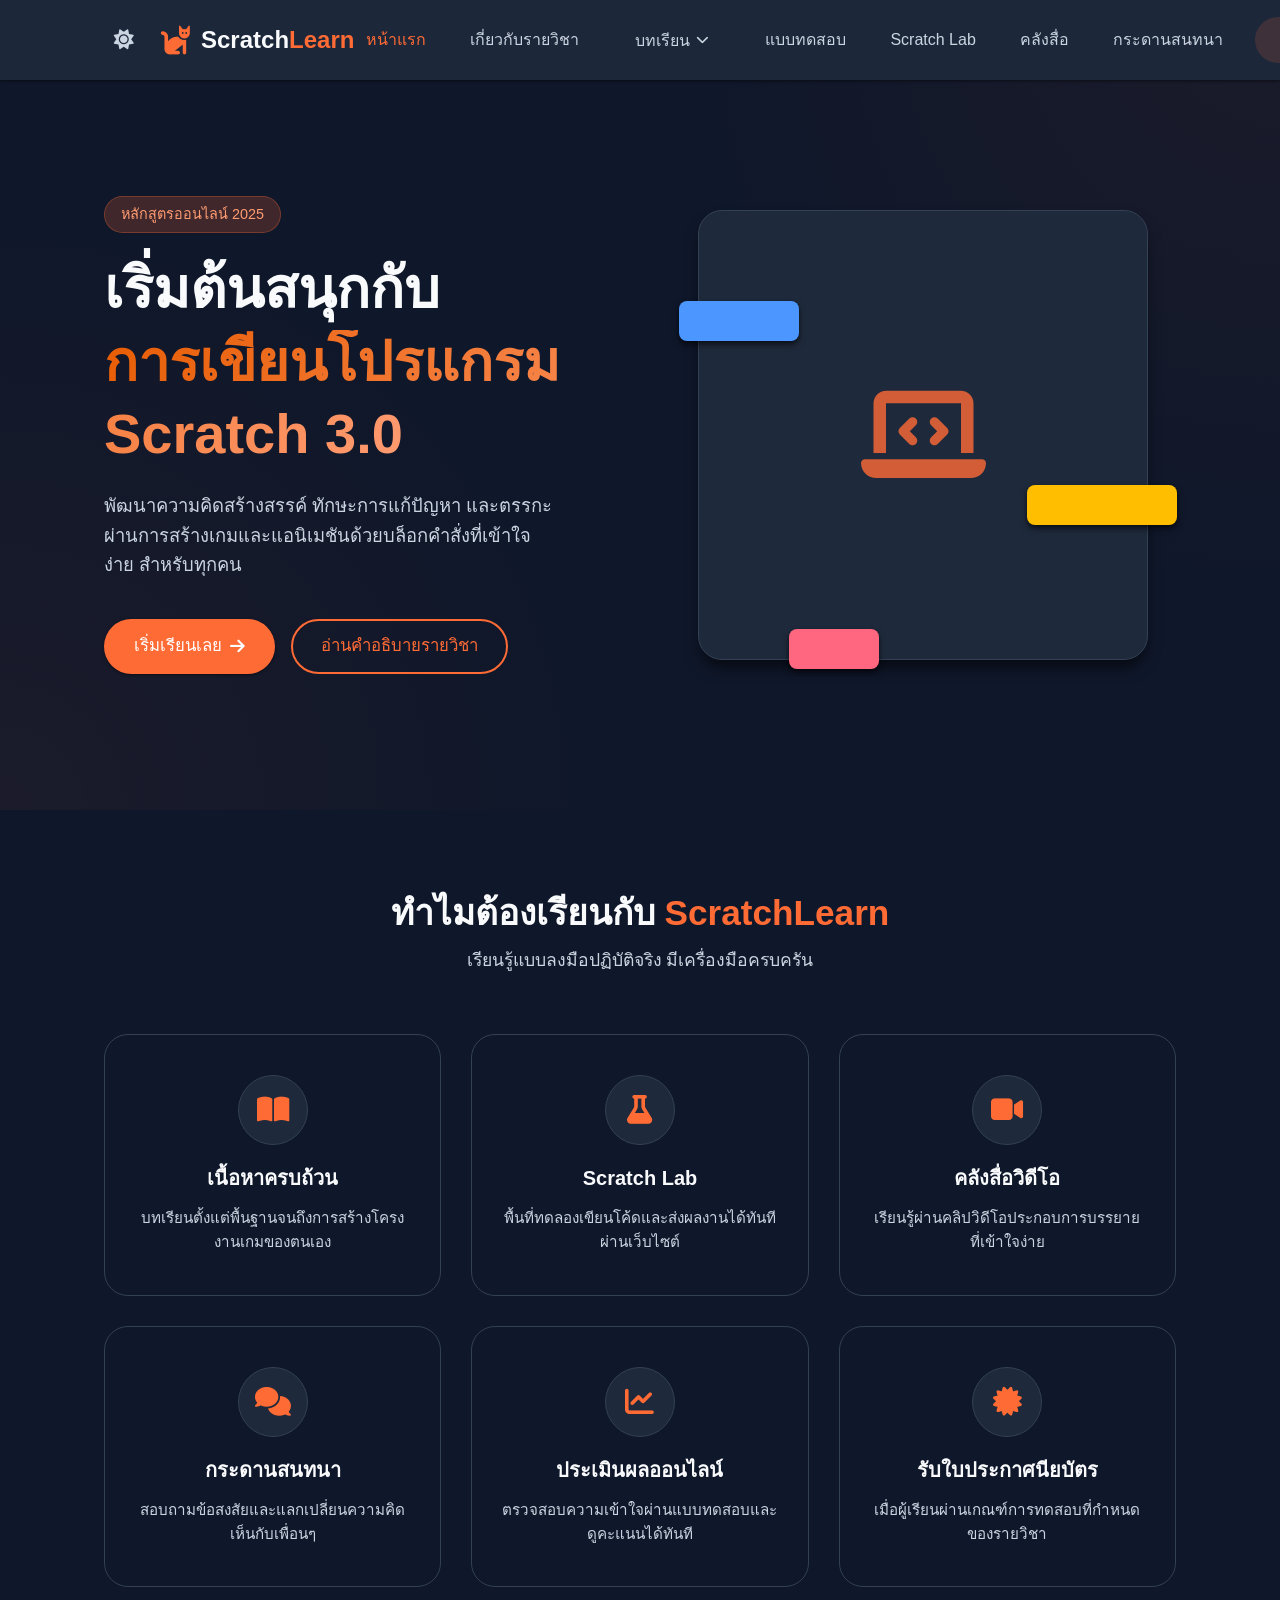
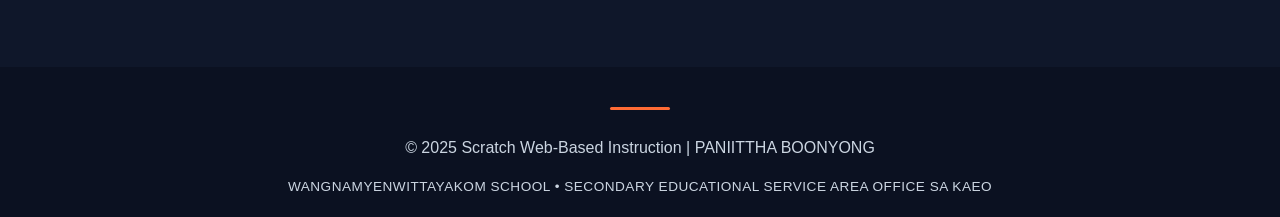
<file: index.html>
<!doctype html>
<html lang="th">
  <head>
    <meta charset="UTF-8" />
    <meta name="viewport" content="width=device-width, initial-scale=1.0" />
    
    <!-- Security Meta Tags -->
    <meta http-equiv="Content-Security-Policy" content="default-src 'self'; script-src 'self' 'unsafe-inline' 'unsafe-eval' https://cdnjs.cloudflare.com; style-src 'self' 'unsafe-inline' https://fonts.googleapis.com https://cdnjs.cloudflare.com; font-src 'self' https://fonts.gstatic.com https://cdnjs.cloudflare.com; img-src 'self' data: https: http:; frame-src 'self' https://scratch.mit.edu https://www.youtube.com https://scratch-quest.my.canva.site; connect-src 'self' https://script.google.com https://script.googleusercontent.com;">
    <meta http-equiv="X-Content-Type-Options" content="nosniff">
    <meta http-equiv="X-Frame-Options" content="DENY">
    <meta name="referrer" content="strict-origin-when-cross-origin">

   <title>บทเรียนออนไลน์ Scratch Programming</title>
    <link rel="icon" type="image/jpeg" href="assets/LOGOprofile.gif">
    <!-- Google Fonts: Kanit -->
    <link rel="preconnect" href="https://fonts.googleapis.com" />
    <link rel="preconnect" href="https://fonts.gstatic.com" crossorigin />
    <link
      href="https://fonts.googleapis.com/css2?family=Kanit:wght@300;400;500;600;700&display=swap"
      rel="stylesheet"
    />
    <!-- FontAwesome for Icons -->
    <link
      rel="stylesheet"
      href="https://cdnjs.cloudflare.com/ajax/libs/font-awesome/6.4.0/css/all.min.css"
    />
    <!-- Custom CSS -->
    <link rel="stylesheet" href="css/style.css" />
  </head>
  <body>
    <!-- Navigation Header -->
    <header class="navbar">
      <div class="container nav-container">
        <!-- Left Group: Toggle + Logo -->
        <div class="left-nav-group">
          <!-- Theme Toggle (Moved to Left) -->
          <button class="theme-toggle left-aligned-toggle" id="theme-toggle" type="button" aria-label="Toggle Dark Mode">
            <i class="fa-solid fa-moon"></i>
          </button>

          <!-- Logo -->
          <a href="index.html" class="logo">
            <i class="fa-solid fa-cat logo-icon"></i>
            <span>Scratch<span class="highlight">Learn</span></span>
          </a>
        </div>

        <!-- Mobile Menu Toggle -->
        <button class="mobile-toggle" id="mobile-toggle">
          <i class="fa-solid fa-bars"></i>
        </button>

        <!-- Navigation Links -->
        <nav class="nav-links" id="nav-links">
          <a href="index.html" class="nav-item active">หน้าแรก</a>
          <a href="about.html" class="nav-item">เกี่ยวกับรายวิชา</a>

          <!-- Dropdown Menu -->
          <div class="nav-item dropdown">
            <button class="dropbtn">
              บทเรียน <i class="fa-solid fa-chevron-down text-sm"></i>
            </button>
            <div class="dropdown-content">
              <a href="unit1.html">หน่วยที่ 1 - รู้จักโปรแกรม Scratch</a>
              <a href="unit2.html">หน่วยที่ 2 - การเคลื่อนที่และเสียง</a>
              <a href="unit3.html">หน่วยที่ 3 - การวาดและการสร้างตัวละคร</a>
              <a href="unit4.html">หน่วยที่ 4 - เงื่อนไขและการรับค่า</a>
              <a href="unit5.html">หน่วยที่ 5 - การสร้างเกมเบื้องต้น</a>
              <a href="project.html">โครงงาน (Project)</a>
            </div>
          </div>

          <a href="quiz.html" class="nav-item">แบบทดสอบ</a>
          <a href="scratch-lab.html" class="nav-item">Scratch Lab</a>
          <a href="media.html" class="nav-item">คลังสื่อ</a>
          <a href="webboard.html" class="nav-item">กระดานสนทนา</a>
          <a href="contact.html" class="nav-item btn-contact">ติดต่อครู</a>
        </nav>
      </div>
    </header>

    <!-- Hero Section -->
    <section class="hero">
      <div class="container hero-container">
        <div class="hero-content">
          <span class="badge">หลักสูตรออนไลน์ 2025</span>
          <h1 class="hero-title">
            เริ่มต้นสนุกกับ<br /><span class="highlight-text"
              >การเขียนโปรแกรม <br />Scratch 3.0</span
            >
          </h1>
          <p class="hero-subtitle">
            พัฒนาความคิดสร้างสรรค์ ทักษะการแก้ปัญหา และตรรกะ
            ผ่านการสร้างเกมและแอนิเมชันด้วยบล็อกคำสั่งที่เข้าใจง่าย สำหรับทุกคน
          </p>
          <div class="hero-buttons">
            <a href="unit1.html" class="btn btn-primary"
              >เริ่มเรียนเลย <i class="fa-solid fa-arrow-right"></i
            ></a>
            <a href="about.html" class="btn btn-outline">อ่านคำอธิบายรายวิชา</a>
          </div>
        </div>
        <div class="hero-image">
          <div class="image-placeholder float-animation">
            <!-- Placeholder using font-awesome to simulate a coding graphic -->
            <i class="fa-solid fa-laptop-code code-icon"></i>
            <div class="block-decoration block-1"></div>
            <div class="block-decoration block-2"></div>
            <div class="block-decoration block-3"></div>
          </div>
        </div>
      </div>
    </section>

    <!-- Features Overview -->
    <section class="features">
      <div class="container">
        <div class="section-header">
          <h2>ทำไมต้องเรียนกับ <span class="highlight">ScratchLearn</span></h2>
          <p>เรียนรู้แบบลงมือปฏิบัติจริง มีเครื่องมือครบครัน</p>
        </div>
        <div class="features-grid">
          <div class="feature-card">
            <div class="feature-icon">
              <i class="fa-solid fa-book-open"></i>
            </div>
            <h3>เนื้อหาครบถ้วน</h3>
            <p>บทเรียนตั้งแต่พื้นฐานจนถึงการสร้างโครงงานเกมของตนเอง</p>
          </div>
          <div class="feature-card">
            <div class="feature-icon"><i class="fa-solid fa-flask"></i></div>
            <h3>Scratch Lab</h3>
            <p>พื้นที่ทดลองเขียนโค้ดและส่งผลงานได้ทันทีผ่านเว็บไซต์</p>
          </div>
          <div class="feature-card">
            <div class="feature-icon"><i class="fa-solid fa-video"></i></div>
            <h3>คลังสื่อวิดีโอ</h3>
            <p>เรียนรู้ผ่านคลิปวิดีโอประกอบการบรรยายที่เข้าใจง่าย</p>
          </div>
          <div class="feature-card">
            <div class="feature-icon"><i class="fa-solid fa-comments"></i></div>
            <h3>กระดานสนทนา</h3>
            <p>สอบถามข้อสงสัยและแลกเปลี่ยนความคิดเห็นกับเพื่อนๆ</p>
          </div>
          <div class="feature-card">
            <div class="feature-icon"><i class="fa-solid fa-chart-line"></i></div>
            <h3>ประเมินผลออนไลน์</h3>
            <p>ตรวจสอบความเข้าใจผ่านแบบทดสอบและดูคะแนนได้ทันที</p>
          </div>
          <div class="feature-card">
            <div class="feature-icon"><i class="fa-solid fa-certificate"></i></div>
            <h3>รับใบประกาศนียบัตร</h3>
            <p>เมื่อผู้เรียนผ่านเกณฑ์การทดสอบที่กำหนดของรายวิชา</p>
          </div>
        </div>
      </div>
    </section>

    <!-- Footer -->
    <footer>
        <div class="container footer-content">
            <div class="footer-line"></div>
            <p class="copyright">© 2025 Scratch Web-Based Instruction | PANIITTHA BOONYONG </p>
            <p class="sub-footer">WANGNAMYENWITTAYAKOM SCHOOL • SECONDARY EDUCATIONAL SERVICE AREA OFFICE SA KAEO</p>
        </div>
    </footer>

    <!-- Custom Script -->
    <script src="js/script.js"></script>
  </body>
</html>
</file>
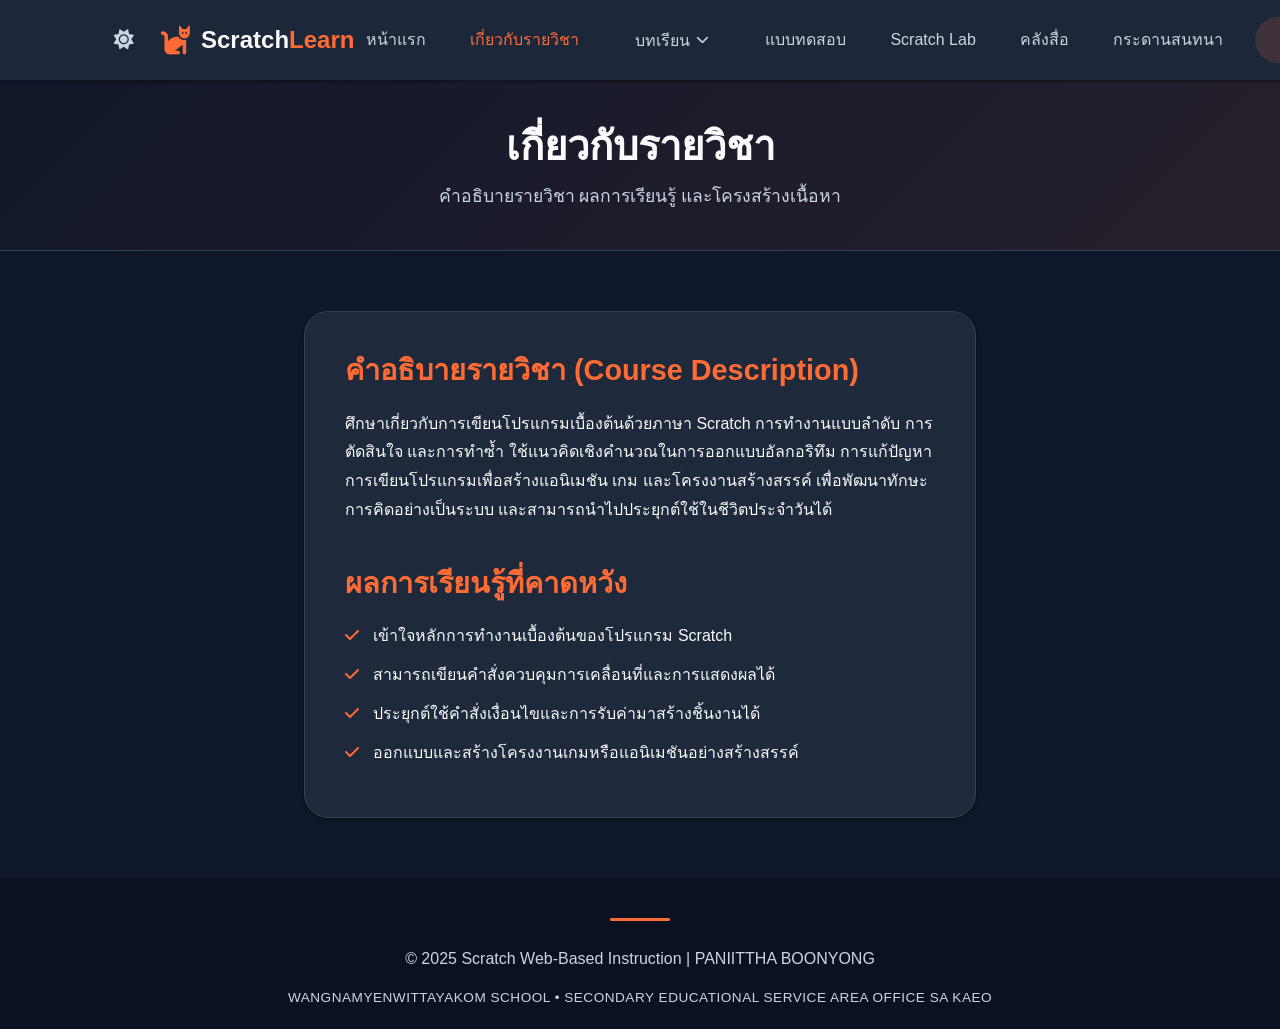
<file: about.html>
<!doctype html>
<html lang="th">
  <head>
    <meta charset="UTF-8" />
    <meta name="viewport" content="width=device-width, initial-scale=1.0" />
    
    <!-- Security Meta Tags -->
    <meta http-equiv="Content-Security-Policy" content="default-src 'self'; script-src 'self' 'unsafe-inline' 'unsafe-eval' https://cdnjs.cloudflare.com; style-src 'self' 'unsafe-inline' https://fonts.googleapis.com https://cdnjs.cloudflare.com; font-src 'self' https://fonts.gstatic.com https://cdnjs.cloudflare.com; img-src 'self' data: https: http:; frame-src 'self' https://scratch.mit.edu https://www.youtube.com https://scratch-quest.my.canva.site; connect-src 'self' https://script.google.com https://script.googleusercontent.com;">
    <meta http-equiv="X-Content-Type-Options" content="nosniff">
    <meta http-equiv="X-Frame-Options" content="DENY">
    <meta name="referrer" content="strict-origin-when-cross-origin">

    <title>บทเรียนออนไลน์ Scratch Programming</title>
     <link rel="icon" type="image/jpeg" href="assets/LOGOprofile.gif">
    <!-- Google Fonts: Kanit -->
    <link rel="preconnect" href="https://fonts.googleapis.com" />
    <link rel="preconnect" href="https://fonts.gstatic.com" crossorigin />
    <link
      href="https://fonts.googleapis.com/css2?family=Kanit:wght@300;400;500;600;700&display=swap"
      rel="stylesheet"
    />
    <!-- FontAwesome for Icons -->
    <link
      rel="stylesheet"
      href="https://cdnjs.cloudflare.com/ajax/libs/font-awesome/6.4.0/css/all.min.css"
    />
    <!-- Custom CSS -->
    <link rel="stylesheet" href="css/style.css" />
  </head>
  <body>
    <!-- Navigation Header -->
    <header class="navbar">
      <div class="container nav-container">
        <!-- Left Group: Toggle + Logo -->
        <div class="left-nav-group">
          <!-- Theme Toggle (Moved to Left) -->
          <button class="theme-toggle left-aligned-toggle" id="theme-toggle" type="button" aria-label="Toggle Dark Mode">
            <i class="fa-solid fa-moon"></i>
          </button>

          <!-- Logo -->
          <a href="index.html" class="logo">
            <i class="fa-solid fa-cat logo-icon"></i>
            <span>Scratch<span class="highlight">Learn</span></span>
          </a>
        </div>

        <!-- Mobile Menu Toggle -->
        <button class="mobile-toggle" id="mobile-toggle">
          <i class="fa-solid fa-bars"></i>
        </button>

        <!-- Navigation Links -->
        <nav class="nav-links" id="nav-links">
          <a href="index.html" class="nav-item">หน้าแรก</a>
          <a href="about.html" class="nav-item active">เกี่ยวกับรายวิชา</a>

          <!-- Dropdown Menu -->
          <div class="nav-item dropdown">
            <button class="dropbtn">
              บทเรียน <i class="fa-solid fa-chevron-down text-sm"></i>
            </button>
            <div class="dropdown-content">
              <a href="unit1.html">หน่วยที่ 1 - รู้จักโปรแกรม Scratch</a>
              <a href="unit2.html">หน่วยที่ 2 - การเคลื่อนที่และเสียง</a>
              <a href="unit3.html">หน่วยที่ 3 - การวาดและการสร้างตัวละคร</a>
              <a href="unit4.html">หน่วยที่ 4 - เงื่อนไขและการรับค่า</a>
              <a href="unit5.html">หน่วยที่ 5 - การสร้างเกมเบื้องต้น</a>
              <a href="project.html">โครงงาน (Project)</a>
            </div>
          </div>

          <a href="quiz.html" class="nav-item">แบบทดสอบ</a>
          <a href="scratch-lab.html" class="nav-item">Scratch Lab</a>
          <a href="media.html" class="nav-item">คลังสื่อ</a>
          <a href="webboard.html" class="nav-item">กระดานสนทนา</a>
          <a href="contact.html" class="nav-item btn-contact">ติดต่อครู</a>
        </nav>
      </div>
    </header>

    <section class="page-header unit-header">
        <div class="container">
            <h1 class="unit-title" style="margin-bottom: 10px;">เกี่ยวกับรายวิชา</h1>
            <p class="unit-description">คำอธิบายรายวิชา ผลการเรียนรู้ และโครงสร้างเนื้อหา</p>
        </div>
    </section>

    <!-- Content Section -->
    <section class="content-section" style="padding: 60px 0; min-height: 50vh;">
        <div class="container" style="max-width: 800px; margin: 0 auto;">
            <div style="background: var(--surface-color); padding: 40px; border-radius: var(--radius-lg); box-shadow: var(--shadow-sm); border: 1px solid var(--border-color-light);">
            <h2 style="color: var(--primary-color); margin-bottom: 20px; font-size: 1.8rem;">คำอธิบายรายวิชา (Course Description)</h2>
            <p style="margin-bottom: 20px; color: var(--text-main); line-height: 1.8;">
                ศึกษาเกี่ยวกับการเขียนโปรแกรมเบื้องต้นด้วยภาษา Scratch การทำงานแบบลำดับ การตัดสินใจ และการทำซ้ำ 
                ใช้แนวคิดเชิงคำนวณในการออกแบบอัลกอริทึม การแก้ปัญหา การเขียนโปรแกรมเพื่อสร้างแอนิเมชัน เกม 
                และโครงงานสร้างสรรค์ เพื่อพัฒนาทักษะการคิดอย่างเป็นระบบ และสามารถนำไปประยุกต์ใช้ในชีวิตประจำวันได้
            </p>

            <h2 style="color: var(--primary-color); margin-bottom: 20px; font-size: 1.8rem; margin-top: 40px;">ผลการเรียนรู้ที่คาดหวัง</h2>
            <ul style="list-style-type: none; padding-left: 0; color: var(--text-main); line-height: 1.8;">
                <li style="margin-bottom: 10px;"><i class="fa-solid fa-check" style="color: var(--primary-color); margin-right: 10px;"></i> เข้าใจหลักการทำงานเบื้องต้นของโปรแกรม Scratch</li>
                <li style="margin-bottom: 10px;"><i class="fa-solid fa-check" style="color: var(--primary-color); margin-right: 10px;"></i> สามารถเขียนคำสั่งควบคุมการเคลื่อนที่และการแสดงผลได้</li>
                <li style="margin-bottom: 10px;"><i class="fa-solid fa-check" style="color: var(--primary-color); margin-right: 10px;"></i> ประยุกต์ใช้คำสั่งเงื่อนไขและการรับค่ามาสร้างชิ้นงานได้</li>
                <li style="margin-bottom: 10px;"><i class="fa-solid fa-check" style="color: var(--primary-color); margin-right: 10px;"></i> ออกแบบและสร้างโครงงานเกมหรือแอนิเมชันอย่างสร้างสรรค์</li>
            </ul>
            </div>
        </div>
    </section>

    <!-- Footer -->
    <footer>
        <div class="container footer-content">
            <div class="footer-line"></div>
            <p class="copyright">© 2025 Scratch Web-Based Instruction | PANIITTHA BOONYONG </p>
            <p class="sub-footer">WANGNAMYENWITTAYAKOM SCHOOL • SECONDARY EDUCATIONAL SERVICE AREA OFFICE SA KAEO</p>
        </div>
    </footer>

    <!-- Custom Script -->
    <script src="js/script.js"></script>
  </body>
</html>
</file>
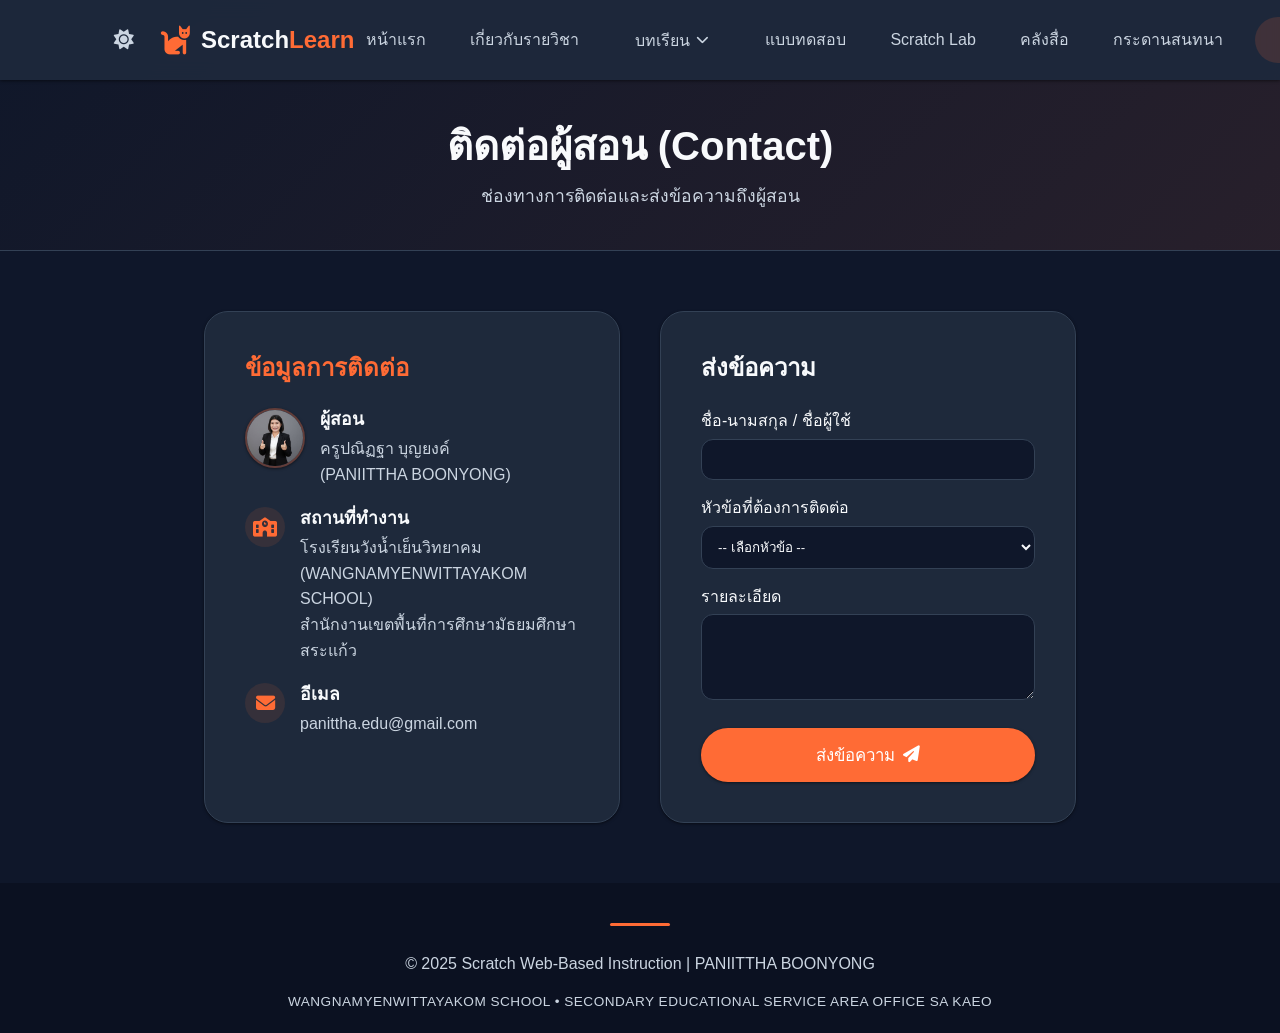
<file: contact.html>
<!doctype html>
<html lang="th">
  <head>
    <meta charset="UTF-8" />
    <meta name="viewport" content="width=device-width, initial-scale=1.0" />
    
    <!-- Security Meta Tags -->
    <meta http-equiv="Content-Security-Policy" content="default-src 'self'; script-src 'self' 'unsafe-inline' 'unsafe-eval' https://cdnjs.cloudflare.com; style-src 'self' 'unsafe-inline' https://fonts.googleapis.com https://cdnjs.cloudflare.com; font-src 'self' https://fonts.gstatic.com https://cdnjs.cloudflare.com; img-src 'self' data: https: http:; frame-src 'self' https://scratch.mit.edu https://www.youtube.com https://scratch-quest.my.canva.site; connect-src 'self' https://script.google.com https://script.googleusercontent.com;">
    <meta http-equiv="X-Content-Type-Options" content="nosniff">
    <meta http-equiv="X-Frame-Options" content="DENY">
    <meta name="referrer" content="strict-origin-when-cross-origin">

    <title>บทเรียนออนไลน์ Scratch Programming</title>
     <link rel="icon" type="image/jpeg" href="assets/LOGOprofile.gif">
    <!-- Google Fonts: Kanit -->
    <link rel="preconnect" href="https://fonts.googleapis.com" />
    <link rel="preconnect" href="https://fonts.gstatic.com" crossorigin />
    <link
      href="https://fonts.googleapis.com/css2?family=Kanit:wght@300;400;500;600;700&display=swap"
      rel="stylesheet"
    />
    <!-- FontAwesome for Icons -->
    <link
      rel="stylesheet"
      href="https://cdnjs.cloudflare.com/ajax/libs/font-awesome/6.4.0/css/all.min.css"
    />
    <!-- Custom CSS -->
    <link rel="stylesheet" href="css/style.css" />
  </head>
  <body>
    <!-- Navigation Header -->
    <header class="navbar">
      <div class="container nav-container">
        <!-- Left Group: Toggle + Logo -->
        <div class="left-nav-group">
          <!-- Theme Toggle (Moved to Left) -->
          <button class="theme-toggle left-aligned-toggle" id="theme-toggle" type="button" aria-label="Toggle Dark Mode">
            <i class="fa-solid fa-moon"></i>
          </button>

          <!-- Logo -->
          <a href="index.html" class="logo">
            <i class="fa-solid fa-cat logo-icon"></i>
            <span>Scratch<span class="highlight">Learn</span></span>
          </a>
        </div>

        <!-- Mobile Menu Toggle -->
        <button class="mobile-toggle" id="mobile-toggle">
          <i class="fa-solid fa-bars"></i>
        </button>

        <!-- Navigation Links -->
        <nav class="nav-links" id="nav-links">
          <a href="index.html" class="nav-item">หน้าแรก</a>
          <a href="about.html" class="nav-item">เกี่ยวกับรายวิชา</a>

          <!-- Dropdown Menu -->
          <div class="nav-item dropdown">
            <button class="dropbtn">
              บทเรียน <i class="fa-solid fa-chevron-down text-sm"></i>
            </button>
            <div class="dropdown-content">
              <a href="unit1.html">หน่วยที่ 1 - รู้จักโปรแกรม Scratch</a>
              <a href="unit2.html">หน่วยที่ 2 - การเคลื่อนที่และเสียง</a>
              <a href="unit3.html">หน่วยที่ 3 - การวาดและการสร้างตัวละคร</a>
              <a href="unit4.html">หน่วยที่ 4 - เงื่อนไขและการรับค่า</a>
              <a href="unit5.html">หน่วยที่ 5 - การสร้างเกมเบื้องต้น</a>
              <a href="project.html">โครงงาน (Project)</a>
            </div>
          </div>

          <a href="quiz.html" class="nav-item">แบบทดสอบ</a>
          <a href="scratch-lab.html" class="nav-item">Scratch Lab</a>
          <a href="media.html" class="nav-item">คลังสื่อ</a>
          <a href="webboard.html" class="nav-item">กระดานสนทนา</a>
          <a href="contact.html" class="nav-item btn-contact active">ติดต่อครู</a>
        </nav>
      </div>
    </header>

    <section class="page-header unit-header">
        <div class="container">
            <h1 class="unit-title" style="margin-bottom: 10px;">ติดต่อผู้สอน (Contact)</h1>
            <p class="unit-description">ช่องทางการติดต่อและส่งข้อความถึงผู้สอน</p>
        </div>
    </section>

    <!-- Content Section -->
    <section class="content-section" style="padding: 60px 0; min-height: 50vh;">
        <div class="container" style="max-width: 1000px; margin: 0 auto; display: grid; grid-template-columns: 1fr 1fr; gap: 40px;">
            <!-- Contact Info -->
            <div style="background: var(--surface-color); padding: 40px; border-radius: var(--radius-lg); box-shadow: var(--shadow-sm); border: 1px solid var(--border-color-light);">
                <h3 style="font-size: 1.5rem; margin-bottom: 25px; color: var(--primary-color);">ข้อมูลการติดต่อ</h3>
                
                <div style="display: flex; flex-direction: column; gap: 20px;">
                    <div style="display: flex; gap: 15px; align-items: flex-start;">
                        <div style="width: 60px; height: 60px; border-radius: 50%; overflow: hidden; display: flex; justify-content: center; align-items: center; flex-shrink: 0; border: 2px solid rgba(255, 107, 53, 0.3); box-shadow: var(--shadow-sm);">
                            <img src="assets/Profile.jpg" alt="Profile Picture" style="width: 100%; height: 100%; object-fit: cover;">
                        </div>
                        <div>
                            <h4 style="font-size: 1.1rem; margin-bottom: 5px;">ผู้สอน</h4>
                            <p style="color: var(--text-muted);">ครูปณิฏฐา  บุญยงค์ <br>(PANIITTHA BOONYONG)</p>
                        </div>
                    </div>

                    <div style="display: flex; gap: 15px; align-items: flex-start;">
                        <div style="width: 40px; height: 40px; background: rgba(255, 107, 53, 0.1); color: var(--primary-color); border-radius: 50%; display: flex; justify-content: center; align-items: center; font-size: 1.2rem; flex-shrink: 0;">
                            <i class="fa-solid fa-school"></i>
                        </div>
                        <div>
                            <h4 style="font-size: 1.1rem; margin-bottom: 5px;">สถานที่ทำงาน</h4>
                            <p style="color: var(--text-muted);">โรงเรียนวังน้ำเย็นวิทยาคม (WANGNAMYENWITTAYAKOM SCHOOL)<br>สำนักงานเขตพื้นที่การศึกษามัธยมศึกษาสระแก้ว</p>
                        </div>
                    </div>

                    <div style="display: flex; gap: 15px; align-items: flex-start;">
                        <div style="width: 40px; height: 40px; background: rgba(255, 107, 53, 0.1); color: var(--primary-color); border-radius: 50%; display: flex; justify-content: center; align-items: center; font-size: 1.2rem; flex-shrink: 0;">
                            <i class="fa-solid fa-envelope"></i>
                        </div>
                        <div>
                            <h4 style="font-size: 1.1rem; margin-bottom: 5px;">อีเมล</h4>
                            <p style="color: var(--text-muted);">panittha.edu@gmail.com</p>
                        </div>
                    </div>
                </div>
            </div>

            <!-- Contact Form -->
            <div style="background: var(--surface-color); padding: 40px; border-radius: var(--radius-lg); box-shadow: var(--shadow-sm); border: 1px solid var(--border-color-light);">
                <h3 style="font-size: 1.5rem; margin-bottom: 25px; color: var(--text-main);">ส่งข้อความ</h3>
                <form id="contactForm">
                    <div style="margin-bottom: 15px;">
                        <label style="display: block; margin-bottom: 5px; color: var(--text-main); font-weight: 500;">ชื่อ-นามสกุล / ชื่อผู้ใช้</label>
                        <input type="text" id="senderName" name="name" required style="width: 100%; padding: 12px; border-radius: var(--radius-md); border: 1px solid var(--border-color-light); background: var(--bg-color); color: var(--text-main); font-family: inherit;">
                    </div>
                    <div style="margin-bottom: 15px;">
                        <label style="display: block; margin-bottom: 5px; color: var(--text-main); font-weight: 500;">หัวข้อที่ต้องการติดต่อ</label>
                        <select id="senderSubject" name="subject" required style="width: 100%; padding: 12px; border-radius: var(--radius-md); border: 1px solid var(--border-color-light); background: var(--bg-color); color: var(--text-main); font-family: inherit;">
                            <option value="">-- เลือกหัวข้อ --</option>
                            <option value="สอบถามเนื้อหาบทเรียน">สอบถามเนื้อหาบทเรียน</option>
                            <option value="แจ้งปัญหาการใช้งานเว็บไซต์">แจ้งปัญหาการใช้งานเว็บไซต์</option>
                            <option value="เรื่องอื่นๆ">เรื่องอื่นๆ</option>
                        </select>
                    </div>
                    <div style="margin-bottom: 20px;">
                        <label style="display: block; margin-bottom: 5px; color: var(--text-main); font-weight: 500;">รายละเอียด</label>
                        <textarea id="senderMessage" name="message" required rows="4" style="width: 100%; padding: 12px; border-radius: var(--radius-md); border: 1px solid var(--border-color-light); background: var(--bg-color); color: var(--text-main); font-family: inherit; resize: vertical;"></textarea>
                    </div>
                    <button type="submit" id="submitBtn" class="btn btn-primary" style="width: 100%; justify-content: center; padding: 12px;">ส่งข้อความ <i class="fa-solid fa-paper-plane"></i></button>
                    <p id="formStatus" style="margin-top: 15px; text-align: center; font-weight: 500; display: none;"></p>
                </form>

                <script>
                    const form = document.getElementById('contactForm');
                    const submitBtn = document.getElementById('submitBtn');
                    const formStatus = document.getElementById('formStatus');

                    // ========================================================
                    // ⚠️ วาง URL ของ Google Apps Script ที่คุณได้จากการ Deploy ที่นี่
                    // ========================================================
                    const GOOGLE_SCRIPT_URL = 'https://script.google.com/macros/s/AKfycbzxQ1jthxMgATuM4Rye2tyV13CzPwc_xi205m78oAwBFAGm2xNsK2HWhpeKlwGs-CtH/exec'; 

                    form.addEventListener('submit', e => {
                        e.preventDefault();
                        
                        // ป้องกันการกดซ้ำ
                        submitBtn.disabled = true;
                        submitBtn.innerHTML = '<i class="fa-solid fa-spinner fa-spin"></i> กำลังส่งข้อความ...';
                        formStatus.style.display = 'none';

                        // เก็บข้อมูลจากฟอร์ม
                        const formData = new FormData();
                        formData.append('name', document.getElementById('senderName').value);
                        formData.append('subject', document.getElementById('senderSubject').value);
                        formData.append('message', document.getElementById('senderMessage').value);

                        // ส่งข้อมูลไปยัง Google Apps Script
                        fetch(GOOGLE_SCRIPT_URL, {
                            method: 'POST',
                            body: formData
                        })
                        .then(response => response.text())
                        .then(data => {
                            // ส่งสำเร็จ
                            formStatus.style.display = 'block';
                            formStatus.style.color = 'green';
                            formStatus.innerHTML = '<i class="fa-solid fa-check-circle"></i> ส่งข้อความถึงคุณครูเรียบร้อยแล้ว!';
                            form.reset(); // ล้างแบบฟอร์ม
                        })
                        .catch(error => {
                            // เกิดข้อผิดพลาด
                            formStatus.style.display = 'block';
                            formStatus.style.color = 'red';
                            formStatus.innerHTML = '<i class="fa-solid fa-times-circle"></i> เกิดข้อผิดพลาด ไม่สามารถส่งข้อความได้ โปรดลองอีกครั้ง (อาจจะยังไม่ได้ใส่ URL หรือ URL ไม่ถูกต้อง)';
                        })
                        .finally(() => {
                            // คืนค่าปุ่มให้กดใหม่ได้
                            submitBtn.disabled = false;
                            submitBtn.innerHTML = 'ส่งข้อความ <i class="fa-solid fa-paper-plane"></i>';
                        });
                    });
                </script>
            </div>
        </div>
    </section>

    <!-- Footer -->
    <footer>
        <div class="container footer-content">
            <div class="footer-line"></div>
            <p class="copyright">© 2025 Scratch Web-Based Instruction | PANIITTHA BOONYONG </p>
            <p class="sub-footer">WANGNAMYENWITTAYAKOM SCHOOL • SECONDARY EDUCATIONAL SERVICE AREA OFFICE SA KAEO</p>
        </div>
    </footer>

    <!-- Custom Script -->
    <script src="js/script.js"></script>
  </body>
</html>
</file>
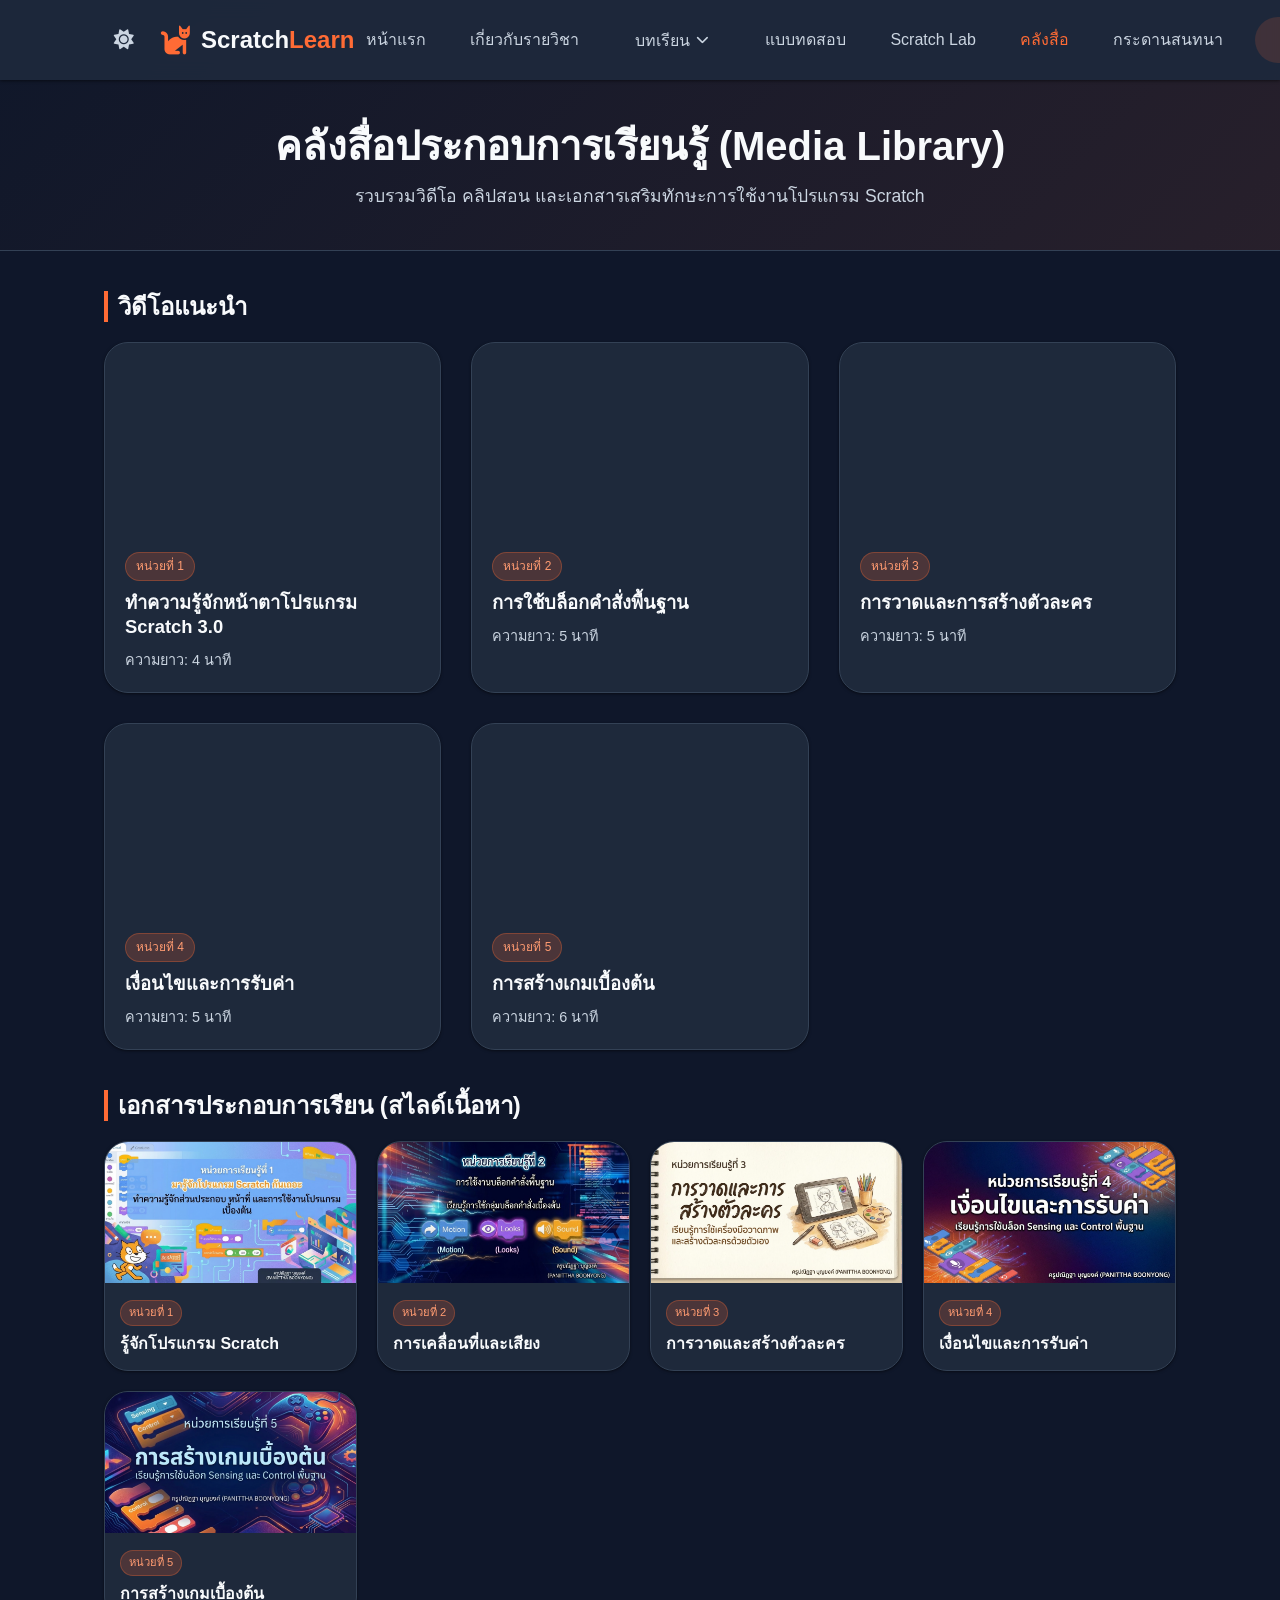
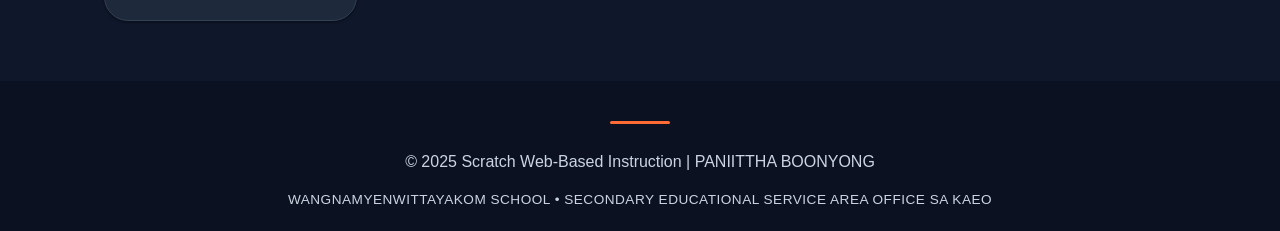
<file: media.html>
<!doctype html>
<html lang="th">
  <head>
    <meta charset="UTF-8" />
    <meta name="viewport" content="width=device-width, initial-scale=1.0" />
    
    <!-- Security Meta Tags -->
    <meta http-equiv="Content-Security-Policy" content="default-src 'self'; script-src 'self' 'unsafe-inline' 'unsafe-eval' https://cdnjs.cloudflare.com; style-src 'self' 'unsafe-inline' https://fonts.googleapis.com https://cdnjs.cloudflare.com; font-src 'self' https://fonts.gstatic.com https://cdnjs.cloudflare.com; img-src 'self' data: https: http:; frame-src 'self' https://scratch.mit.edu https://www.youtube.com https://scratch-quest.my.canva.site; connect-src 'self' https://script.google.com https://script.googleusercontent.com;">
    <meta http-equiv="X-Content-Type-Options" content="nosniff">
    <meta http-equiv="X-Frame-Options" content="DENY">
    <meta name="referrer" content="strict-origin-when-cross-origin">

    <title>บทเรียนออนไลน์ Scratch Programming</title>
     <link rel="icon" type="image/jpeg" href="assets/LOGOprofile.gif">
    <!-- Google Fonts: Kanit -->
    <link rel="preconnect" href="https://fonts.googleapis.com" />
    <link rel="preconnect" href="https://fonts.gstatic.com" crossorigin />
    <link
      href="https://fonts.googleapis.com/css2?family=Kanit:wght@300;400;500;600;700&display=swap"
      rel="stylesheet"
    />
    <!-- FontAwesome for Icons -->
    <link
      rel="stylesheet"
      href="https://cdnjs.cloudflare.com/ajax/libs/font-awesome/6.4.0/css/all.min.css"
    />
    <!-- Custom CSS -->
    <link rel="stylesheet" href="css/style.css" />
  </head>
  <body>
    <!-- Navigation Header -->
    <header class="navbar">
      <div class="container nav-container">
        <!-- Left Group: Toggle + Logo -->
        <div class="left-nav-group">
          <!-- Theme Toggle (Moved to Left) -->
          <button class="theme-toggle left-aligned-toggle" id="theme-toggle" type="button" aria-label="Toggle Dark Mode">
            <i class="fa-solid fa-moon"></i>
          </button>

          <!-- Logo -->
          <a href="index.html" class="logo">
            <i class="fa-solid fa-cat logo-icon"></i>
            <span>Scratch<span class="highlight">Learn</span></span>
          </a>
        </div>

        <!-- Mobile Menu Toggle -->
        <button class="mobile-toggle" id="mobile-toggle">
          <i class="fa-solid fa-bars"></i>
        </button>

        <!-- Navigation Links -->
        <nav class="nav-links" id="nav-links">
          <a href="index.html" class="nav-item">หน้าแรก</a>
          <a href="about.html" class="nav-item">เกี่ยวกับรายวิชา</a>

          <!-- Dropdown Menu -->
          <div class="nav-item dropdown">
            <button class="dropbtn">
              บทเรียน <i class="fa-solid fa-chevron-down text-sm"></i>
            </button>
            <div class="dropdown-content">
              <a href="unit1.html">หน่วยที่ 1 - รู้จักโปรแกรม Scratch</a>
              <a href="unit2.html">หน่วยที่ 2 - การเคลื่อนที่และเสียง</a>
              <a href="unit3.html">หน่วยที่ 3 - การวาดและการสร้างตัวละคร</a>
              <a href="unit4.html">หน่วยที่ 4 - เงื่อนไขและการรับค่า</a>
              <a href="unit5.html">หน่วยที่ 5 - การสร้างเกมเบื้องต้น</a>
              <a href="project.html">โครงงาน (Project)</a>
            </div>
          </div>

          <a href="quiz.html" class="nav-item">แบบทดสอบ</a>
          <a href="scratch-lab.html" class="nav-item">Scratch Lab</a>
          <a href="media.html" class="nav-item active">คลังสื่อ</a>
          <a href="webboard.html" class="nav-item">กระดานสนทนา</a>
          <a href="contact.html" class="nav-item btn-contact">ติดต่อครู</a>
        </nav>
      </div>
    </header>

    <section class="page-header unit-header">
        <div class="container">
            <h1 class="unit-title">คลังสื่อประกอบการเรียนรู้ (Media Library)</h1>
            <p class="unit-description">รวบรวมวิดีโอ คลิปสอน และเอกสารเสริมทักษะการใช้งานโปรแกรม Scratch</p>
        </div>
    </section>

    <!-- Content Section -->
    <section class="content-section" style="padding: 40px 0 20px;">
        <div class="container">
            <h2 style="margin-bottom: 20px; font-size: 1.5rem; border-left: 4px solid var(--primary-color); padding-left: 10px;">วิดีโอแนะนำ</h2>
            <div style="display: grid; grid-template-columns: repeat(auto-fit, minmax(300px, 1fr)); gap: 30px;">
                <!-- Video Item 1 -->
                <div style="background: var(--surface-color); border-radius: var(--radius-lg); overflow: hidden; box-shadow: var(--shadow-sm); border: 1px solid var(--border-color-light); transition: var(--transition-normal);">
                    <div style="width: 100%; aspect-ratio: 16/9; position: relative;">
                        <iframe width="100%" height="100%" src="https://www.youtube.com/embed/OSwLRFduCzc" title="YouTube video player" frameborder="0" allow="accelerometer; autoplay; clipboard-write; encrypted-media; gyroscope; picture-in-picture; web-share" referrerpolicy="strict-origin-when-cross-origin" allowfullscreen style="position: absolute; top: 0; left: 0;"></iframe>
                    </div>
                    <div style="padding: 20px;">
                        <span class="badge" style="font-size: 0.75rem; padding: 4px 10px; margin-bottom: 10px;">หน่วยที่ 1</span>
                        <h3 style="font-size: 1.15rem; margin-bottom: 10px;">ทำความรู้จักหน้าตาโปรแกรม Scratch 3.0</h3>
                        <p style="color: var(--text-muted); font-size: 0.9rem;">ความยาว: 4 นาที</p>
                    </div>
                </div>

                <!-- Video Item 2 -->
                <div style="background: var(--surface-color); border-radius: var(--radius-lg); overflow: hidden; box-shadow: var(--shadow-sm); border: 1px solid var(--border-color-light); transition: var(--transition-normal);">
                    <div style="width: 100%; aspect-ratio: 16/9; position: relative;">
                        <iframe width="100%" height="100%" src="https://www.youtube.com/embed/NheSZfNskO8" title="YouTube video player" frameborder="0" allow="accelerometer; autoplay; clipboard-write; encrypted-media; gyroscope; picture-in-picture; web-share" referrerpolicy="strict-origin-when-cross-origin" allowfullscreen style="position: absolute; top: 0; left: 0;"></iframe>
                    </div>
                    <div style="padding: 20px;">
                        <span class="badge" style="font-size: 0.75rem; padding: 4px 10px; margin-bottom: 10px;">หน่วยที่ 2</span>
                        <h3 style="font-size: 1.15rem; margin-bottom: 10px;">การใช้บล็อกคำสั่งพื้นฐาน</h3>
                        <p style="color: var(--text-muted); font-size: 0.9rem;">ความยาว: 5 นาที</p>
                    </div>
                </div>

                <!-- Video Item 3 -->
                <div style="background: var(--surface-color); border-radius: var(--radius-lg); overflow: hidden; box-shadow: var(--shadow-sm); border: 1px solid var(--border-color-light); transition: var(--transition-normal);">
                    <div style="width: 100%; aspect-ratio: 16/9; position: relative;">
                        <iframe width="100%" height="100%" src="https://www.youtube.com/embed/eXvIBF83y3Q" title="YouTube video player" frameborder="0" allow="accelerometer; autoplay; clipboard-write; encrypted-media; gyroscope; picture-in-picture; web-share" referrerpolicy="strict-origin-when-cross-origin" allowfullscreen style="position: absolute; top: 0; left: 0;"></iframe>
                    </div>
                    <div style="padding: 20px;">
                        <span class="badge" style="font-size: 0.75rem; padding: 4px 10px; margin-bottom: 10px;">หน่วยที่ 3</span>
                        <h3 style="font-size: 1.15rem; margin-bottom: 10px;">การวาดและการสร้างตัวละคร </h3>
                        <p style="color: var(--text-muted); font-size: 0.9rem;">ความยาว: 5 นาที</p>
                    </div>
                </div>

                <!-- Video Item 4 -->
                <div style="background: var(--surface-color); border-radius: var(--radius-lg); overflow: hidden; box-shadow: var(--shadow-sm); border: 1px solid var(--border-color-light); transition: var(--transition-normal);">
                    <div style="width: 100%; aspect-ratio: 16/9; position: relative;">
                        <iframe width="100%" height="100%" src="https://www.youtube.com/embed/j-ozu0wZA1M" title="YouTube video player" frameborder="0" allow="accelerometer; autoplay; clipboard-write; encrypted-media; gyroscope; picture-in-picture; web-share" referrerpolicy="strict-origin-when-cross-origin" allowfullscreen style="position: absolute; top: 0; left: 0;"></iframe>
                    </div>
                    <div style="padding: 20px;">
                        <span class="badge" style="font-size: 0.75rem; padding: 4px 10px; margin-bottom: 10px;">หน่วยที่ 4</span>
                        <h3 style="font-size: 1.15rem; margin-bottom: 10px;">เงื่อนไขและการรับค่า</h3>
                        <p style="color: var(--text-muted); font-size: 0.9rem;">ความยาว: 5 นาที</p>
                    </div>
                </div>
                <!-- Video Item 5 -->
                <div style="background: var(--surface-color); border-radius: var(--radius-lg); overflow: hidden; box-shadow: var(--shadow-sm); border: 1px solid var(--border-color-light); transition: var(--transition-normal);">
                    <div style="width: 100%; aspect-ratio: 16/9; position: relative;">
                        <iframe width="100%" height="100%" src="https://www.youtube.com/embed/hkDxbu45wuk" title="YouTube video player" frameborder="0" allow="accelerometer; autoplay; clipboard-write; encrypted-media; gyroscope; picture-in-picture; web-share" referrerpolicy="strict-origin-when-cross-origin" allowfullscreen style="position: absolute; top: 0; left: 0;"></iframe>
                    </div>
                    <div style="padding: 20px;">
                        <span class="badge" style="font-size: 0.75rem; padding: 4px 10px; margin-bottom: 10px;">หน่วยที่ 5</span>
                        <h3 style="font-size: 1.15rem; margin-bottom: 10px;">การสร้างเกมเบื้องต้น</h3>
                        <p style="color: var(--text-muted); font-size: 0.9rem;">ความยาว: 6 นาที</p>
                    </div>
                </div>
            </div>
        </div>
    </section>

    <!-- Documents Section -->
    <section class="content-section" style="padding: 20px 0 60px; min-height: 50vh;">
        <div class="container">
            <h2 style="margin-bottom: 20px; font-size: 1.5rem; border-left: 4px solid var(--primary-color); padding-left: 10px;">เอกสารประกอบการเรียน (สไลด์เนื้อหา)</h2>
            <div style="display: grid; grid-template-columns: repeat(auto-fit, minmax(250px, 1fr)); gap: 20px;">
                
                <!-- Doc 1 -->
                <a href="https://docs.google.com/presentation/d/10JcAtUMkrF8NOZWx7w0McPSUEZs2vOldoVUHX6GJA_8/edit?usp=sharing" target="_blank" style="text-decoration: none; color: inherit; display: block;">
                    <div class="card-hover-effect" style="background: var(--surface-color); border-radius: var(--radius-lg); overflow: hidden; box-shadow: var(--shadow-sm); border: 1px solid var(--border-color-light); transition: var(--transition-normal); height: 100%;">
                        <div style="width: 100%; aspect-ratio: 16/9; overflow: hidden;">
                            <img src="assets/Unit1.png" alt="Unit 1 Document" style="width: 100%; height: 100%; object-fit: cover; transition: transform 0.3s ease;">
                        </div>
                        <div style="padding: 15px;">
                            <span class="badge" style="font-size: 0.7rem; padding: 3px 8px; margin-bottom: 8px;">หน่วยที่ 1</span>
                            <h3 style="font-size: 1rem; margin-bottom: 0;">รู้จักโปรแกรม Scratch</h3>
                        </div>
                    </div>
                </a>

                <!-- Doc 2 -->
                <a href="https://docs.google.com/presentation/d/18GBTsebl58DxKpuNNgRn_l7WCq1nQPRY0KcYRdC8PtU/edit?usp=sharing" target="_blank" style="text-decoration: none; color: inherit; display: block;">
                    <div class="card-hover-effect" style="background: var(--surface-color); border-radius: var(--radius-lg); overflow: hidden; box-shadow: var(--shadow-sm); border: 1px solid var(--border-color-light); transition: var(--transition-normal); height: 100%;">
                        <div style="width: 100%; aspect-ratio: 16/9; overflow: hidden;">
                            <img src="assets/Unit2.png" alt="Unit 2 Document" style="width: 100%; height: 100%; object-fit: cover; transition: transform 0.3s ease;">
                        </div>
                        <div style="padding: 15px;">
                            <span class="badge" style="font-size: 0.7rem; padding: 3px 8px; margin-bottom: 8px;">หน่วยที่ 2</span>
                            <h3 style="font-size: 1rem; margin-bottom: 0;">การเคลื่อนที่และเสียง</h3>
                        </div>
                    </div>
                </a>

                <!-- Doc 3 -->
                <a href="https://docs.google.com/presentation/d/1ecnmea5nYksDYUbAhp24NL1IzvfXSLDEbkKGd3qHXck/edit?usp=sharing" target="_blank" style="text-decoration: none; color: inherit; display: block;">
                    <div class="card-hover-effect" style="background: var(--surface-color); border-radius: var(--radius-lg); overflow: hidden; box-shadow: var(--shadow-sm); border: 1px solid var(--border-color-light); transition: var(--transition-normal); height: 100%;">
                        <div style="width: 100%; aspect-ratio: 16/9; overflow: hidden;">
                            <img src="assets/Unit3.png" alt="Unit 3 Document" style="width: 100%; height: 100%; object-fit: cover; transition: transform 0.3s ease;">
                        </div>
                        <div style="padding: 15px;">
                            <span class="badge" style="font-size: 0.7rem; padding: 3px 8px; margin-bottom: 8px;">หน่วยที่ 3</span>
                            <h3 style="font-size: 1rem; margin-bottom: 0;">การวาดและสร้างตัวละคร</h3>
                        </div>
                    </div>
                </a>

                <!-- Doc 4 -->
                <a href="https://docs.google.com/presentation/d/1yw1wINdv-aZ0Odmj-jMsHyRHRrWdtkMpI3HrqIn4p0o/edit?usp=sharing" target="_blank" style="text-decoration: none; color: inherit; display: block;">
                    <div class="card-hover-effect" style="background: var(--surface-color); border-radius: var(--radius-lg); overflow: hidden; box-shadow: var(--shadow-sm); border: 1px solid var(--border-color-light); transition: var(--transition-normal); height: 100%;">
                        <div style="width: 100%; aspect-ratio: 16/9; overflow: hidden;">
                            <img src="assets/Unit4.png" alt="Unit 4 Document" style="width: 100%; height: 100%; object-fit: cover; transition: transform 0.3s ease;">
                        </div>
                        <div style="padding: 15px;">
                            <span class="badge" style="font-size: 0.7rem; padding: 3px 8px; margin-bottom: 8px;">หน่วยที่ 4</span>
                            <h3 style="font-size: 1rem; margin-bottom: 0;">เงื่อนไขและการรับค่า</h3>
                        </div>
                    </div>
                </a>

                <!-- Doc 5 -->
                <a href="https://docs.google.com/presentation/d/1uv3ngoD99ljij_RavheSUjItI8LbHahnTEzcALPJx4A/edit?usp=sharing" target="_blank" style="text-decoration: none; color: inherit; display: block;">
                    <div class="card-hover-effect" style="background: var(--surface-color); border-radius: var(--radius-lg); overflow: hidden; box-shadow: var(--shadow-sm); border: 1px solid var(--border-color-light); transition: var(--transition-normal); height: 100%;">
                        <div style="width: 100%; aspect-ratio: 16/9; overflow: hidden;">
                            <img src="assets/Unit5.png" alt="Unit 5 Document" style="width: 100%; height: 100%; object-fit: cover; transition: transform 0.3s ease;">
                        </div>
                        <div style="padding: 15px;">
                            <span class="badge" style="font-size: 0.7rem; padding: 3px 8px; margin-bottom: 8px;">หน่วยที่ 5</span>
                            <h3 style="font-size: 1rem; margin-bottom: 0;">การสร้างเกมเบื้องต้น</h3>
                        </div>
                    </div>
                </a>

            </div>
        </div>
    </section>

    <!-- Footer -->
    <footer>
        <div class="container footer-content">
            <div class="footer-line"></div>
            <p class="copyright">© 2025 Scratch Web-Based Instruction | PANIITTHA BOONYONG </p>
            <p class="sub-footer">WANGNAMYENWITTAYAKOM SCHOOL • SECONDARY EDUCATIONAL SERVICE AREA OFFICE SA KAEO</p>
        </div>
    </footer>

    <!-- Custom Script -->
    <script src="js/script.js"></script>
  </body>
</html>
</file>
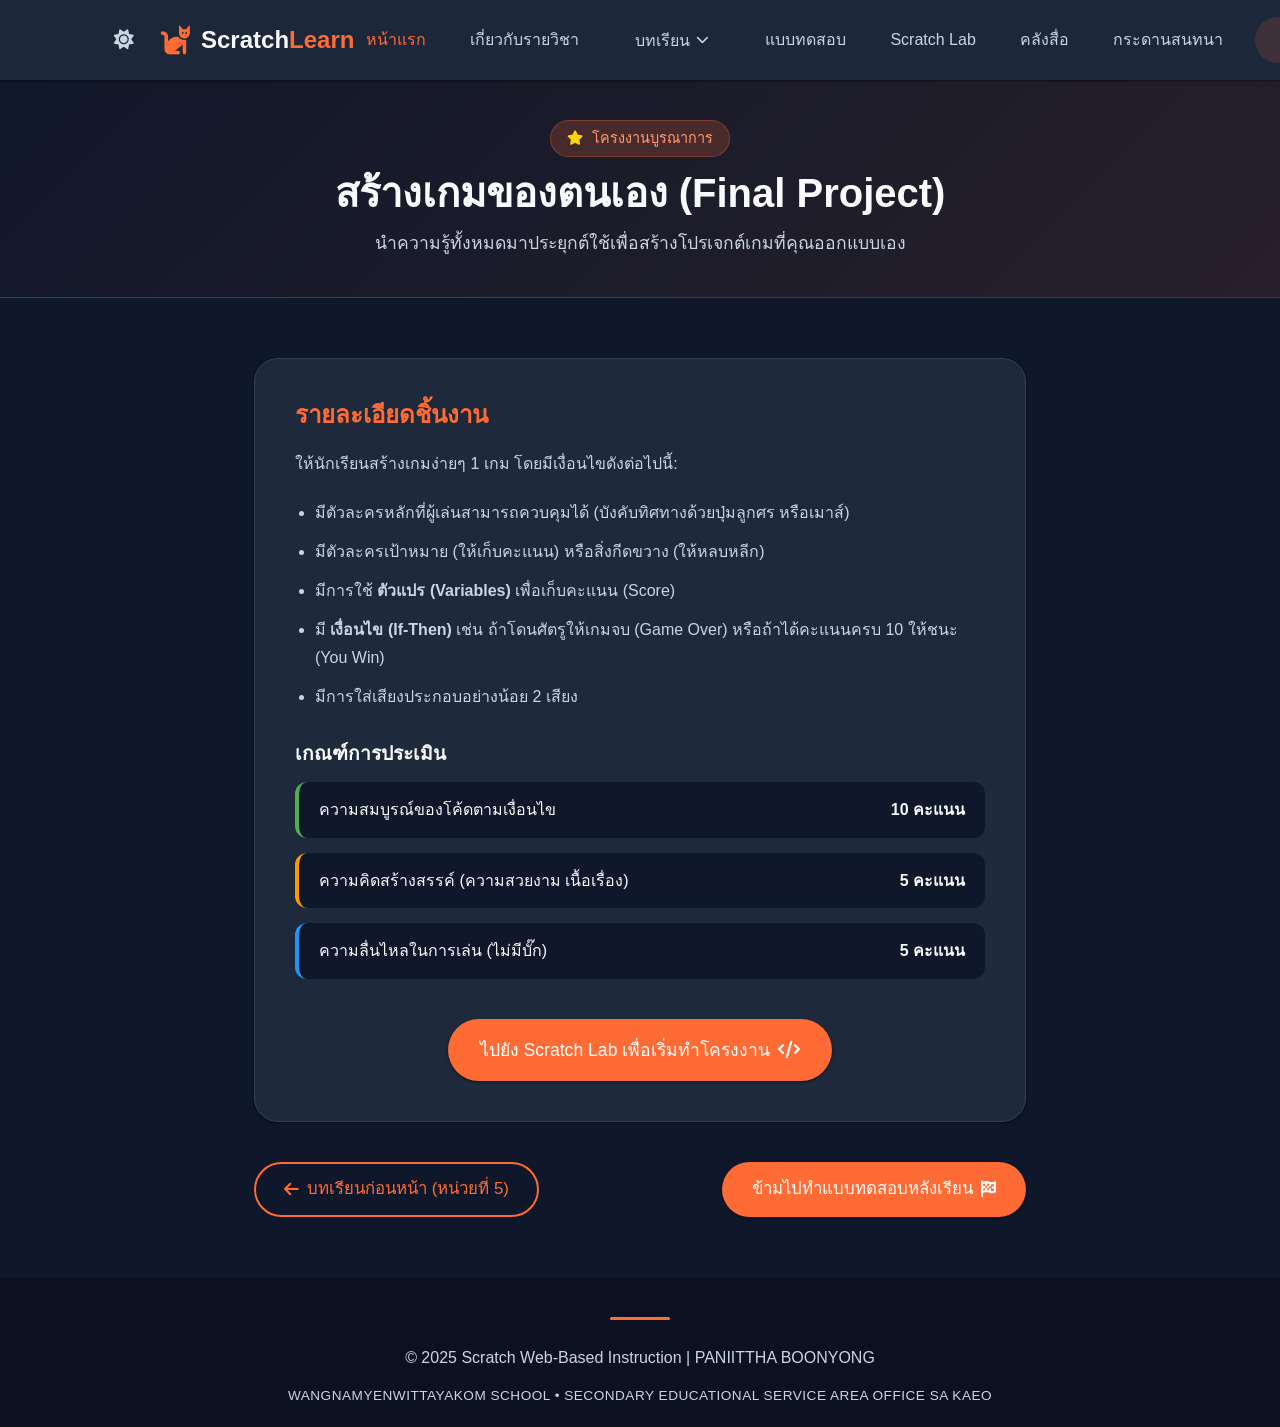
<file: project.html>
<!doctype html>
<html lang="th">
  <head>
    <meta charset="UTF-8" />
    <meta name="viewport" content="width=device-width, initial-scale=1.0" />
    
    <!-- Security Meta Tags -->
    <meta http-equiv="Content-Security-Policy" content="default-src 'self'; script-src 'self' 'unsafe-inline' 'unsafe-eval' https://cdnjs.cloudflare.com; style-src 'self' 'unsafe-inline' https://fonts.googleapis.com https://cdnjs.cloudflare.com; font-src 'self' https://fonts.gstatic.com https://cdnjs.cloudflare.com; img-src 'self' data: https: http:; frame-src 'self' https://scratch.mit.edu https://www.youtube.com https://scratch-quest.my.canva.site; connect-src 'self' https://script.google.com https://script.googleusercontent.com;">
    <meta http-equiv="X-Content-Type-Options" content="nosniff">
    <meta http-equiv="X-Frame-Options" content="DENY">
    <meta name="referrer" content="strict-origin-when-cross-origin">

    <title>บทเรียนออนไลน์ Scratch Programming</title>
     <link rel="icon" type="image/jpeg" href="assets/LOGOprofile.gif">
    <!-- Google Fonts: Kanit -->
    <link rel="preconnect" href="https://fonts.googleapis.com" />
    <link rel="preconnect" href="https://fonts.gstatic.com" crossorigin />
    <link
      href="https://fonts.googleapis.com/css2?family=Kanit:wght@300;400;500;600;700&display=swap"
      rel="stylesheet"
    />
    <!-- FontAwesome for Icons -->
    <link
      rel="stylesheet"
      href="https://cdnjs.cloudflare.com/ajax/libs/font-awesome/6.4.0/css/all.min.css"
    />
    <!-- Custom CSS -->
    <link rel="stylesheet" href="css/style.css" />
  </head>
  <body>
    <!-- Navigation Header -->
    <header class="navbar">
      <div class="container nav-container">
        <!-- Left Group: Toggle + Logo -->
        <div class="left-nav-group">
          <!-- Theme Toggle (Moved to Left) -->
          <button class="theme-toggle left-aligned-toggle" id="theme-toggle" type="button" aria-label="Toggle Dark Mode">
            <i class="fa-solid fa-moon"></i>
          </button>

          <!-- Logo -->
          <a href="index.html" class="logo">
            <i class="fa-solid fa-cat logo-icon"></i>
            <span>Scratch<span class="highlight">Learn</span></span>
          </a>
        </div>

        <!-- Mobile Menu Toggle -->
        <button class="mobile-toggle" id="mobile-toggle">
          <i class="fa-solid fa-bars"></i>
        </button>

        <!-- Navigation Links -->
        <nav class="nav-links" id="nav-links">
          <a href="index.html" class="nav-item active">หน้าแรก</a>
          <a href="about.html" class="nav-item">เกี่ยวกับรายวิชา</a>

          <!-- Dropdown Menu -->
          <div class="nav-item dropdown">
            <button class="dropbtn">
              บทเรียน <i class="fa-solid fa-chevron-down text-sm"></i>
            </button>
            <div class="dropdown-content">
              <a href="unit1.html">หน่วยที่ 1 - รู้จักโปรแกรม Scratch</a>
              <a href="unit2.html">หน่วยที่ 2 - การเคลื่อนที่และเสียง</a>
              <a href="unit3.html">หน่วยที่ 3 - การวาดและการสร้างตัวละคร</a>
              <a href="unit4.html">หน่วยที่ 4 - เงื่อนไขและการรับค่า</a>
              <a href="unit5.html">หน่วยที่ 5 - การสร้างเกมเบื้องต้น</a>
              <a href="project.html">โครงงาน (Project)</a>
            </div>
          </div>

          <a href="quiz.html" class="nav-item">แบบทดสอบ</a>
          <a href="scratch-lab.html" class="nav-item">Scratch Lab</a>
          <a href="media.html" class="nav-item">คลังสื่อ</a>
          <a href="webboard.html" class="nav-item">กระดานสนทนา</a>
          <a href="contact.html" class="nav-item btn-contact">ติดต่อครู</a>
        </nav>
      </div>
    </header>

    <section class="page-header unit-header">
        <div class="container">
            <span class="badge" style="margin-bottom: 10px;"><i class="fa-solid fa-star" style="color: gold; margin-right: 5px;"></i> โครงงานบูรณาการ</span>
            <h1 class="unit-title" style="margin-bottom: 10px;">สร้างเกมของตนเอง (Final Project)</h1>
            <p class="unit-description">นำความรู้ทั้งหมดมาประยุกต์ใช้เพื่อสร้างโปรเจกต์เกมที่คุณออกแบบเอง</p>
        </div>
    </section>

    <!-- Content Section -->
    <section class="content-section" style="padding: 60px 0; min-height: 50vh;">
        <div class="container" style="max-width: 900px; margin: 0 auto;">
            
            <div style="background: var(--surface-color); padding: 40px; border-radius: var(--radius-lg); box-shadow: var(--shadow-sm); border: 1px solid var(--border-color-light); margin-bottom: 40px;">
                <h3 style="font-size: 1.5rem; margin-bottom: 20px; color: var(--primary-color);">รายละเอียดชิ้นงาน</h3>
                <p style="color: var(--text-muted); line-height: 1.8; margin-bottom: 20px;">ให้นักเรียนสร้างเกมง่ายๆ 1 เกม โดยมีเงื่อนไขดังต่อไปนี้:</p>
                
                <ul style="color: var(--text-muted); line-height: 1.8; padding-left: 20px; margin-bottom: 30px;">
                    <li style="margin-bottom: 10px;">มีตัวละครหลักที่ผู้เล่นสามารถควบคุมได้ (บังคับทิศทางด้วยปุ่มลูกศร หรือเมาส์)</li>
                    <li style="margin-bottom: 10px;">มีตัวละครเป้าหมาย (ให้เก็บคะแนน) หรือสิ่งกีดขวาง (ให้หลบหลีก)</li>
                    <li style="margin-bottom: 10px;">มีการใช้ <strong>ตัวแปร (Variables)</strong> เพื่อเก็บคะแนน (Score)</li>
                    <li style="margin-bottom: 10px;">มี <strong>เงื่อนไข (If-Then)</strong> เช่น ถ้าโดนศัตรูให้เกมจบ (Game Over) หรือถ้าได้คะแนนครบ 10 ให้ชนะ (You Win)</li>
                    <li style="margin-bottom: 10px;">มีการใส่เสียงประกอบอย่างน้อย 2 เสียง</li>
                </ul>

                <h4 style="font-size: 1.2rem; margin-bottom: 15px; color: var(--text-main);">เกณฑ์การประเมิน</h4>
                <div style="display: grid; gap: 15px;">
                    <div style="background: var(--bg-color); padding: 15px 20px; border-radius: var(--radius-md); border-left: 4px solid #4CAF50; display: flex; justify-content: space-between;">
                        <span>ความสมบูรณ์ของโค้ดตามเงื่อนไข</span>
                        <strong>10 คะแนน</strong>
                    </div>
                    <div style="background: var(--bg-color); padding: 15px 20px; border-radius: var(--radius-md); border-left: 4px solid #FF9800; display: flex; justify-content: space-between;">
                        <span>ความคิดสร้างสรรค์ (ความสวยงาม เนื้อเรื่อง)</span>
                        <strong>5 คะแนน</strong>
                    </div>
                    <div style="background: var(--bg-color); padding: 15px 20px; border-radius: var(--radius-md); border-left: 4px solid #2196F3; display: flex; justify-content: space-between;">
                        <span>ความลื่นไหลในการเล่น (ไม่มีบั๊ก)</span>
                        <strong>5 คะแนน</strong>
                    </div>
                </div>

                <div style="margin-top: 40px; text-align: center;">
                    <a href="scratch-lab.html" class="btn btn-primary" style="padding: 15px 30px; font-size: 1.1rem;">ไปยัง Scratch Lab เพื่อเริ่มทำโครงงาน <i class="fa-solid fa-code"></i></a>
                </div>
            </div>

            <!-- Navigation -->
            <div style="display: flex; justify-content: space-between; align-items: center;">
                <a href="unit5.html" class="btn btn-outline"><i class="fa-solid fa-arrow-left"></i> บทเรียนก่อนหน้า (หน่วยที่ 5)</a>
                <a href="quiz.html" class="btn btn-primary">ข้ามไปทำแบบทดสอบหลังเรียน <i class="fa-solid fa-flag-checkered"></i></a>
            </div>

        </div>
    </section>

    <!-- Footer -->
    <footer>
        <div class="container footer-content">
            <div class="footer-line"></div>
            <p class="copyright">© 2025 Scratch Web-Based Instruction | PANIITTHA BOONYONG </p>
            <p class="sub-footer">WANGNAMYENWITTAYAKOM SCHOOL • SECONDARY EDUCATIONAL SERVICE AREA OFFICE SA KAEO</p>
        </div>
    </footer>

    <!-- Custom Script -->
    <script src="js/script.js"></script>
  </body>
</html>
</file>
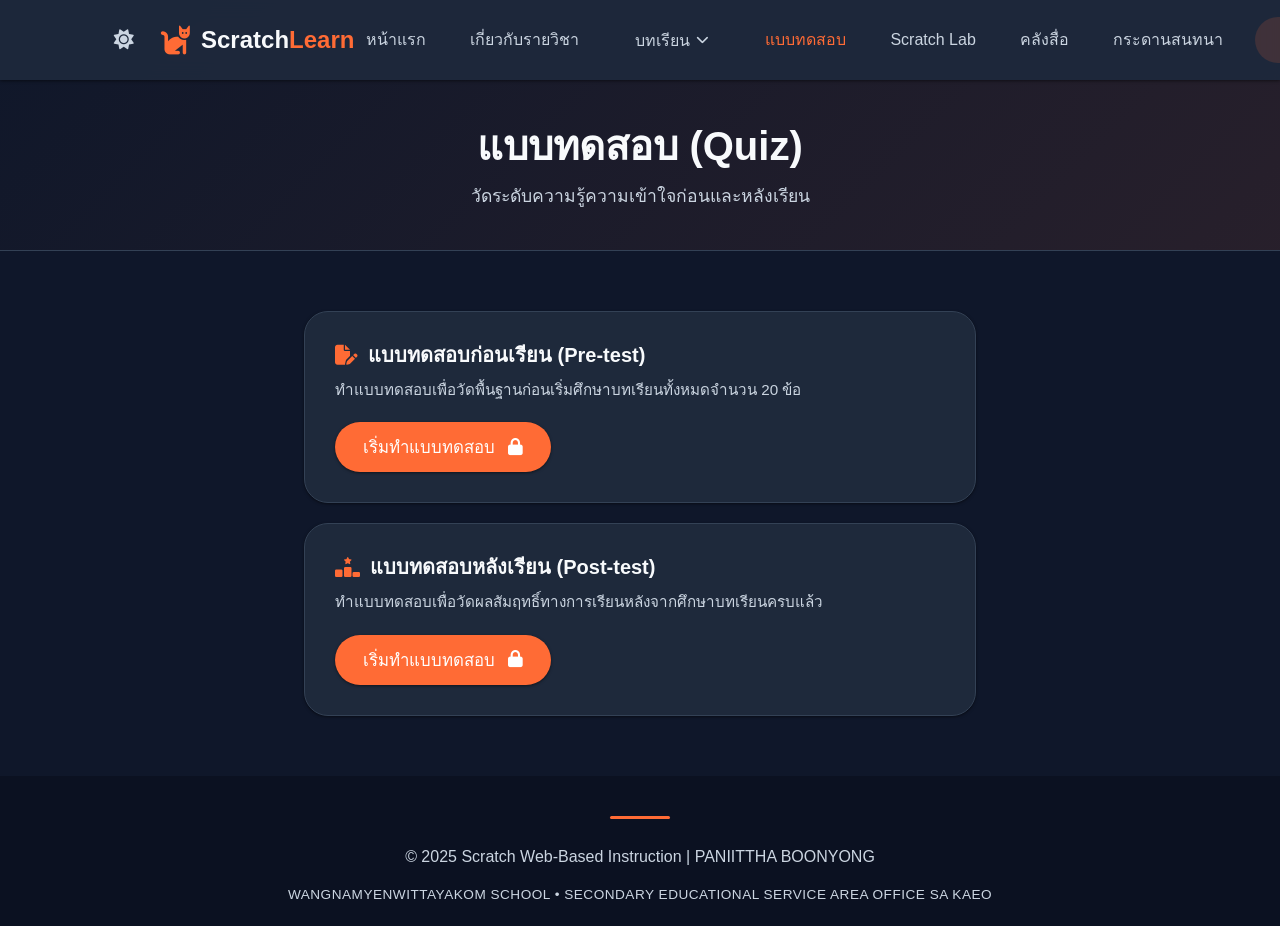
<file: quiz.html>
<!doctype html>
<html lang="th">
  <head>
    <meta charset="UTF-8" />
    <meta name="viewport" content="width=device-width, initial-scale=1.0" />
    
    <!-- Security Meta Tags -->
    <meta http-equiv="Content-Security-Policy" content="default-src 'self'; script-src 'self' 'unsafe-inline' 'unsafe-eval' https://cdnjs.cloudflare.com; style-src 'self' 'unsafe-inline' https://fonts.googleapis.com https://cdnjs.cloudflare.com; font-src 'self' https://fonts.gstatic.com https://cdnjs.cloudflare.com; img-src 'self' data: https: http:; frame-src 'self' https://scratch.mit.edu https://www.youtube.com https://scratch-quest.my.canva.site; connect-src 'self' https://script.google.com https://script.googleusercontent.com;">
    <meta http-equiv="X-Content-Type-Options" content="nosniff">
    <meta http-equiv="X-Frame-Options" content="DENY">
    <meta name="referrer" content="strict-origin-when-cross-origin">

    <title>บทเรียนออนไลน์ Scratch Programming</title>
     <link rel="icon" type="image/jpeg" href="assets/LOGOprofile.gif">
    <!-- Google Fonts: Kanit -->
    <link rel="preconnect" href="https://fonts.googleapis.com" />
    <link rel="preconnect" href="https://fonts.gstatic.com" crossorigin />
    <link
      href="https://fonts.googleapis.com/css2?family=Kanit:wght@300;400;500;600;700&display=swap"
      rel="stylesheet"
    />
    <!-- FontAwesome for Icons -->
    <link
      rel="stylesheet"
      href="https://cdnjs.cloudflare.com/ajax/libs/font-awesome/6.4.0/css/all.min.css"
    />
    <!-- Custom CSS -->
    <link rel="stylesheet" href="css/style.css" />
  </head>
  <body>
    <!-- Navigation Header -->
    <header class="navbar">
      <div class="container nav-container">
        <!-- Left Group: Toggle + Logo -->
        <div class="left-nav-group">
          <!-- Theme Toggle (Moved to Left) -->
          <button class="theme-toggle left-aligned-toggle" id="theme-toggle" type="button" aria-label="Toggle Dark Mode">
            <i class="fa-solid fa-moon"></i>
          </button>

          <!-- Logo -->
          <a href="index.html" class="logo">
            <i class="fa-solid fa-cat logo-icon"></i>
            <span>Scratch<span class="highlight">Learn</span></span>
          </a>
        </div>

        <!-- Mobile Menu Toggle -->
        <button class="mobile-toggle" id="mobile-toggle">
          <i class="fa-solid fa-bars"></i>
        </button>

        <!-- Navigation Links -->
        <nav class="nav-links" id="nav-links">
          <a href="index.html" class="nav-item">หน้าแรก</a>
          <a href="about.html" class="nav-item">เกี่ยวกับรายวิชา</a>

          <!-- Dropdown Menu -->
          <div class="nav-item dropdown">
            <button class="dropbtn">
              บทเรียน <i class="fa-solid fa-chevron-down text-sm"></i>
            </button>
            <div class="dropdown-content">
              <a href="unit1.html">หน่วยที่ 1 - รู้จักโปรแกรม Scratch</a>
              <a href="unit2.html">หน่วยที่ 2 - การเคลื่อนที่และเสียง</a>
              <a href="unit3.html">หน่วยที่ 3 - การวาดและการสร้างตัวละคร</a>
              <a href="unit4.html">หน่วยที่ 4 - เงื่อนไขและการรับค่า</a>
              <a href="unit5.html">หน่วยที่ 5 - การสร้างเกมเบื้องต้น</a>
              <a href="project.html">โครงงาน (Project)</a>
            </div>
          </div>

          <a href="quiz.html" class="nav-item active">แบบทดสอบ</a>
          <a href="scratch-lab.html" class="nav-item">Scratch Lab</a>
          <a href="media.html" class="nav-item">คลังสื่อ</a>
          <a href="webboard.html" class="nav-item">กระดานสนทนา</a>
          <a href="contact.html" class="nav-item btn-contact">ติดต่อครู</a>
        </nav>
      </div>
    </header>

    <section class="page-header unit-header">
        <div class="container">
            <h1 class="unit-title" style="margin-bottom: 10px;">แบบทดสอบ (Quiz)</h1>
            <p class="unit-description">วัดระดับความรู้ความเข้าใจก่อนและหลังเรียน</p>
        </div>
    </section>

    <!-- Content Section -->
    <section class="content-section" style="padding: 60px 0; min-height: 50vh;">
        <div class="container" style="max-width: 800px; margin: 0 auto;">
            <div style="display: grid; gap: 20px;">
                <!-- Pre-test -->
                <div style="background: var(--surface-color); padding: 30px; border-radius: var(--radius-lg); box-shadow: var(--shadow-sm); border: 1px solid var(--border-color-light); display: flex; align-items: center; justify-content: space-between; gap: 20px; flex-wrap: wrap;">
                    <div>
                        <h3 style="margin-bottom: 10px; font-size: 1.25rem;"><i class="fa-solid fa-file-pen highlight" style="margin-right: 10px;"></i>แบบทดสอบก่อนเรียน (Pre-test)</h3>
                        <p style="color: var(--text-muted); font-size: 0.95rem;">ทำแบบทดสอบเพื่อวัดพื้นฐานก่อนเริ่มศึกษาบทเรียนทั้งหมดจำนวน 20 ข้อ</p>
                    </div>
                    <button onclick="checkPassword('https://scratch-quest.my.canva.site/c3c7twj9q844z9qe')" class="btn btn-primary" style="border: none; cursor: pointer;">เริ่มทำแบบทดสอบ <i class="fa-solid fa-lock" style="margin-left: 5px;"></i></button>
                </div>

                <!-- Post-test -->
                <div style="background: var(--surface-color); padding: 30px; border-radius: var(--radius-lg); box-shadow: var(--shadow-sm); border: 1px solid var(--border-color-light); display: flex; align-items: center; justify-content: space-between; gap: 20px; flex-wrap: wrap;">
                    <div>
                        <h3 style="margin-bottom: 10px; font-size: 1.25rem;"><i class="fa-solid fa-ranking-star highlight" style="margin-right: 10px;"></i>แบบทดสอบหลังเรียน (Post-test)</h3>
                        <p style="color: var(--text-muted); font-size: 0.95rem;">ทำแบบทดสอบเพื่อวัดผลสัมฤทธิ์ทางการเรียนหลังจากศึกษาบทเรียนครบแล้ว</p>
                    </div>
                    <button onclick="checkPassword('https://scratch-quest.my.canva.site/post-test')" class="btn btn-primary" style="border: none; cursor: pointer;">เริ่มทำแบบทดสอบ <i class="fa-solid fa-lock" style="margin-left: 5px;"></i></button>
                </div>
            </div>
        </div>
    </section>

    <!-- Password Gate Script -->
    <script>
        function checkPassword(targetUrl) {
            const password = prompt("🔒 กรุณาใส่รหัสผ่านเพื่อเข้าสู่แบบทดสอบ:");
            
            // ยกเลิกการใส่รหัส
            if (password === null) {
                return;
            }
            
            // ตรวจสอบรหัสผ่าน (สามารถเปลี่ยนรหัสผ่านได้ที่นี่)
            if (password === "1234") { // <--- **รหัสผ่านเริ่มต้นคือ 1234**
                alert("✅ รหัสผ่านถูกต้อง! กำลังเข้าสู่แบบทดสอบ...");
                window.open(targetUrl, '_blank');
            } else {
                alert("❌ รหัสผ่านไม่ถูกต้อง! กรุณาลองใหม่อีกครั้ง หรือติดต่อคุณครูผู้สอน");
            }
        }
    </script>

    <!-- Footer -->
    <footer>
        <div class="container footer-content">
            <div class="footer-line"></div>
            <p class="copyright">© 2025 Scratch Web-Based Instruction | PANIITTHA BOONYONG </p>
            <p class="sub-footer">WANGNAMYENWITTAYAKOM SCHOOL • SECONDARY EDUCATIONAL SERVICE AREA OFFICE SA KAEO</p>
        </div>
    </footer>

    <!-- Custom Script -->
    <script src="js/script.js"></script>
  </body>
</html>
</file>
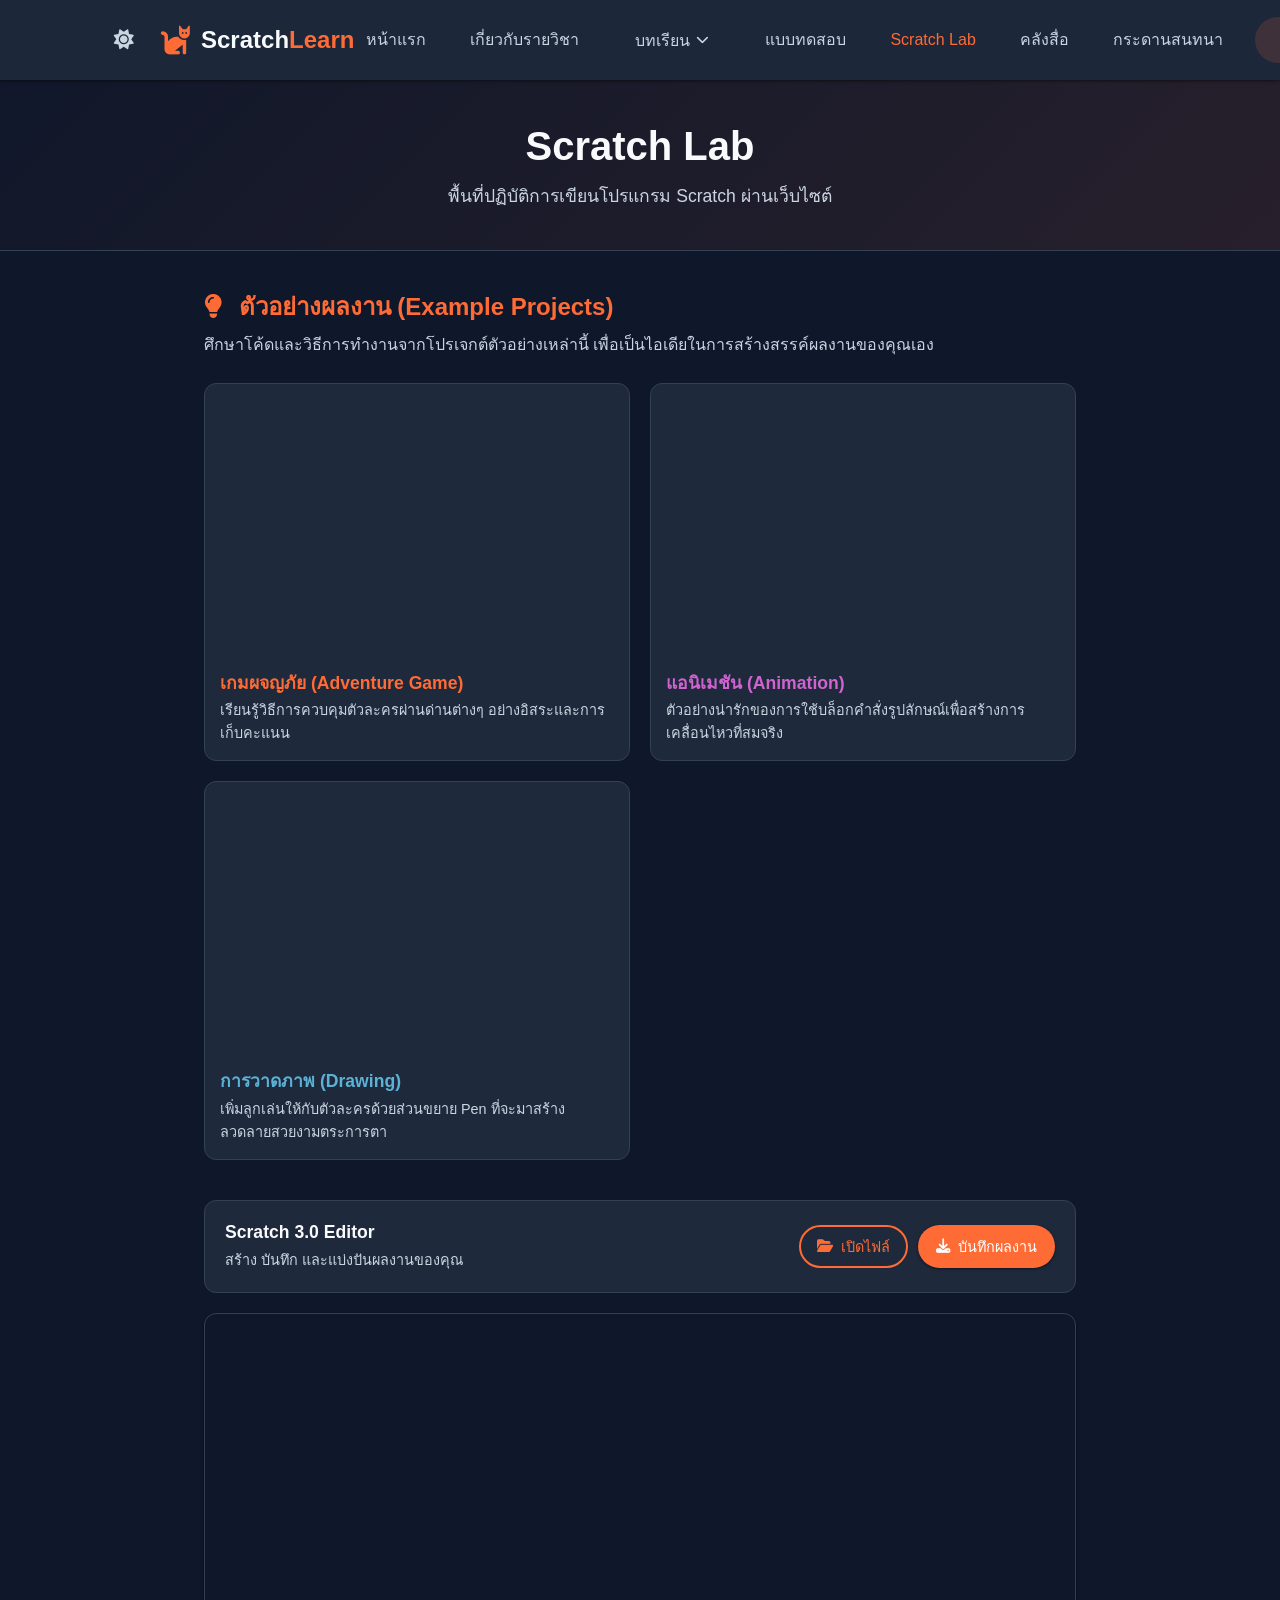
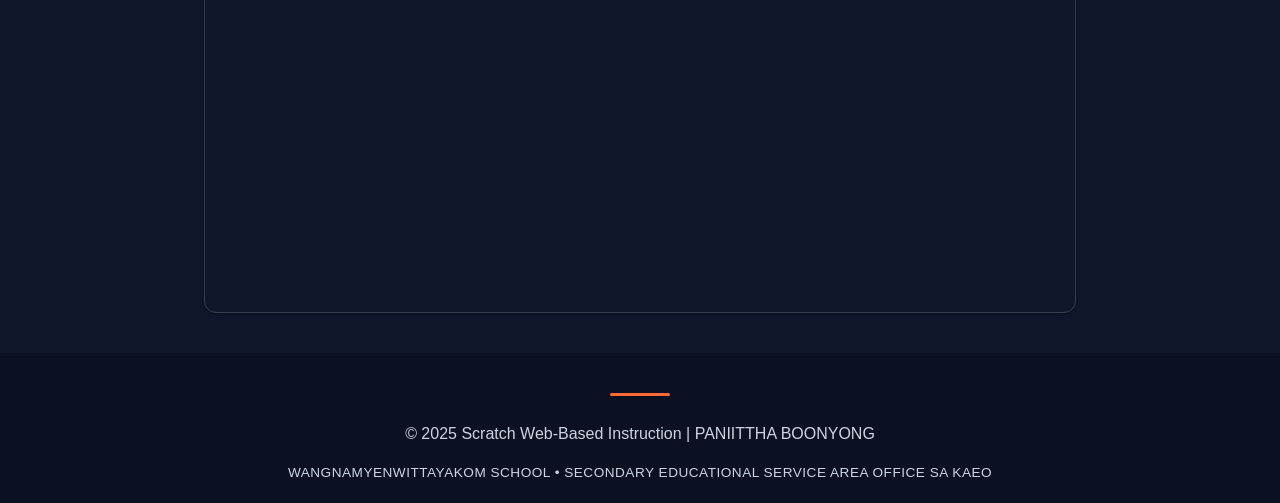
<file: scratch-lab.html>
<!doctype html>
<html lang="th">
  <head>
    <meta charset="UTF-8" />
    <meta name="viewport" content="width=device-width, initial-scale=1.0" />
    
    <!-- Security Meta Tags -->
    <meta http-equiv="Content-Security-Policy" content="default-src 'self'; script-src 'self' 'unsafe-inline' 'unsafe-eval' https://cdnjs.cloudflare.com; style-src 'self' 'unsafe-inline' https://fonts.googleapis.com https://cdnjs.cloudflare.com; font-src 'self' https://fonts.gstatic.com https://cdnjs.cloudflare.com; img-src 'self' data: https: http:; frame-src 'self' https://scratch.mit.edu https://www.youtube.com https://scratch-quest.my.canva.site; connect-src 'self' https://script.google.com https://script.googleusercontent.com;">
    <meta http-equiv="X-Content-Type-Options" content="nosniff">
    <meta http-equiv="X-Frame-Options" content="DENY">
    <meta name="referrer" content="strict-origin-when-cross-origin">

    <title>บทเรียนออนไลน์ Scratch Programming</title>
     <link rel="icon" type="image/jpeg" href="assets/LOGOprofile.gif">
    <!-- Google Fonts: Kanit -->
    <link rel="preconnect" href="https://fonts.googleapis.com" />
    <link rel="preconnect" href="https://fonts.gstatic.com" crossorigin />
    <link
      href="https://fonts.googleapis.com/css2?family=Kanit:wght@300;400;500;600;700&display=swap"
      rel="stylesheet"
    />
    <!-- FontAwesome for Icons -->
    <link
      rel="stylesheet"
      href="https://cdnjs.cloudflare.com/ajax/libs/font-awesome/6.4.0/css/all.min.css"
    />
    <!-- Custom CSS -->
    <link rel="stylesheet" href="css/style.css" />
  </head>
  <body>
    <!-- Navigation Header -->
    <header class="navbar">
      <div class="container nav-container">
        <!-- Left Group: Toggle + Logo -->
        <div class="left-nav-group">
          <!-- Theme Toggle (Moved to Left) -->
          <button class="theme-toggle left-aligned-toggle" id="theme-toggle" type="button" aria-label="Toggle Dark Mode">
            <i class="fa-solid fa-moon"></i>
          </button>

          <!-- Logo -->
          <a href="index.html" class="logo">
            <i class="fa-solid fa-cat logo-icon"></i>
            <span>Scratch<span class="highlight">Learn</span></span>
          </a>
        </div>

        <!-- Mobile Menu Toggle -->
        <button class="mobile-toggle" id="mobile-toggle">
          <i class="fa-solid fa-bars"></i>
        </button>

        <!-- Navigation Links -->
        <nav class="nav-links" id="nav-links">
          <a href="index.html" class="nav-item">หน้าแรก</a>
          <a href="about.html" class="nav-item">เกี่ยวกับรายวิชา</a>

          <!-- Dropdown Menu -->
          <div class="nav-item dropdown">
            <button class="dropbtn">
              บทเรียน <i class="fa-solid fa-chevron-down text-sm"></i>
            </button>
            <div class="dropdown-content">
              <a href="unit1.html">หน่วยที่ 1 - รู้จักโปรแกรม Scratch</a>
              <a href="unit2.html">หน่วยที่ 2 - การเคลื่อนที่และเสียง</a>
              <a href="unit3.html">หน่วยที่ 3 - การวาดและการสร้างตัวละคร</a>
              <a href="unit4.html">หน่วยที่ 4 - เงื่อนไขและการรับค่า</a>
              <a href="unit5.html">หน่วยที่ 5 - การสร้างเกมเบื้องต้น</a>
              <a href="project.html">โครงงาน (Project)</a>
            </div>
          </div>

          <a href="quiz.html" class="nav-item">แบบทดสอบ</a>
          <a href="scratch-lab.html" class="nav-item active">Scratch Lab</a>
          <a href="media.html" class="nav-item">คลังสื่อ</a>
          <a href="webboard.html" class="nav-item">กระดานสนทนา</a>
          <a href="contact.html" class="nav-item btn-contact">ติดต่อครู</a>
        </nav>
      </div>
    </header>

    <section class="page-header unit-header">
        <div class="container">
            <h1 class="unit-title" style="margin-bottom: 10px;">Scratch Lab</h1>
            <p class="unit-description">พื้นที่ปฏิบัติการเขียนโปรแกรม Scratch ผ่านเว็บไซต์</p>
        </div>
    </section>

    <!-- Content Section -->
    <section class="content-section" style="padding: 40px 0; min-height: 60vh;">
        <div class="container" style="max-width: 1000px; margin: 0 auto; display: flex; flex-direction: column; gap: 40px;">
            
            <!-- Example Projects Section -->
            <div>
                <h3 style="font-size: 1.5rem; margin-bottom: 10px; color: var(--primary-color);">
                   <i class="fa-solid fa-lightbulb" style="margin-right: 10px;"></i> ตัวอย่างผลงาน (Example Projects)
                </h3>
                <p style="color: var(--text-muted); margin-bottom: 25px;">
                    ศึกษาโค้ดและวิธีการทำงานจากโปรเจกต์ตัวอย่างเหล่านี้ เพื่อเป็นไอเดียในการสร้างสรรค์ผลงานของคุณเอง
                </p>
                
                <div style="display: grid; grid-template-columns: repeat(auto-fit, minmax(300px, 1fr)); gap: 20px;">
                    <!-- Example 1 -->
                    <div style="background: var(--surface-color); border-radius: var(--radius-md); overflow: hidden; border: 1px solid var(--border-color-light); padding: 15px;">
                        <iframe src="https://scratch.mit.edu/projects/318534887/embed" allowtransparency="true" width="100%" height="250" frameborder="0" scrolling="no" allowfullscreen></iframe>
                        <h4 style="margin: 15px 0 5px 0; font-size: 1.1rem; color: var(--primary-color);">เกมผจญภัย (Adventure Game)</h4>
                        <p style="color: var(--text-muted); font-size: 0.9rem;">เรียนรู้วิธีการควบคุมตัวละครผ่านด่านต่างๆ อย่างอิสระและการเก็บคะแนน</p>
                    </div>

                    <!-- Example 2 -->
                    <div style="background: var(--surface-color); border-radius: var(--radius-md); overflow: hidden; border: 1px solid var(--border-color-light); padding: 15px;">
                        <iframe src="https://scratch.mit.edu/projects/104149814/embed" allowtransparency="true" width="100%" height="250" frameborder="0" scrolling="no" allowfullscreen></iframe>
                        <h4 style="margin: 15px 0 5px 0; font-size: 1.1rem; color: #cf63cf;">แอนิเมชัน (Animation)</h4>
                        <p style="color: var(--text-muted); font-size: 0.9rem;">ตัวอย่างน่ารักของการใช้บล็อกคำสั่งรูปลักษณ์เพื่อสร้างการเคลื่อนไหวที่สมจริง</p>
                    </div>
                    
                    <!-- Example 3 -->
                    <div style="background: var(--surface-color); border-radius: var(--radius-md); overflow: hidden; border: 1px solid var(--border-color-light); padding: 15px;">
                        <iframe src="https://scratch.mit.edu/projects/142858807/embed" allowtransparency="true" width="100%" height="250" frameborder="0" scrolling="no" allowfullscreen></iframe>
                        <h4 style="margin: 15px 0 5px 0; font-size: 1.1rem; color: #5cb1d6;">การวาดภาพ (Drawing)</h4>
                        <p style="color: var(--text-muted); font-size: 0.9rem;">เพิ่มลูกเล่นให้กับตัวละครด้วยส่วนขยาย Pen ที่จะมาสร้างลวดลายสวยงามตระการตา</p>
                    </div>
                </div>
            </div>

            <!-- Lab Work Area -->
            <div style="display: flex; flex-direction: column; gap: 20px;">
            <div style="background: var(--surface-color); padding: 20px; border-radius: var(--radius-md); border: 1px solid var(--border-color-light); display: flex; justify-content: space-between; align-items: center;">
                <div>
                    <h3 style="margin-bottom: 5px; font-size: 1.1rem;">Scratch 3.0 Editor</h3>
                    <p style="color: var(--text-muted); font-size: 0.9rem;">สร้าง บันทึก และแบ่งปันผลงานของคุณ</p>
                </div>
                <div style="display: flex; gap: 10px;">
                    <button class="btn btn-outline" style="padding: 8px 16px; font-size: 0.9rem;" onclick="alert('⚡ คำแนะนำจากระบบ:\n\nการเพิ่มพื้นที่ทำงานของ Scratch เป็นระบบแยกส่วน (iframe) เพื่อความปลอดภัย จึงไม่สามารถดึงไฟล์จากปุ่มภายนอกได้โดยตรง\n\n👉 วิธีเปิดไฟล์ (Load):\n1. คลิกเมนู \'แฟ้ม\' หรือ \'File\' ที่แถบด้านบนซ้ายสังกัดหน้าจอ Scratch\n2. เลือก \'อัปโหลดจากคอมพิวเตอร์ของคุณ\' (Load from your computer)\n3. เลือกไฟล์นามสกุล .sb3 ของคุณได้เลยครับ!')"><i class="fa-solid fa-folder-open"></i> เปิดไฟล์</button>
                    <button class="btn btn-primary" style="padding: 8px 16px; font-size: 0.9rem;" onclick="alert('⚡ คำแนะนำจากระบบ:\n\nการเพิ่มพื้นที่ทำงานของ Scratch เป็นระบบแยกส่วน (iframe) เพื่อความปลอดภัย จึงไม่สามารถบันทึกไฟล์สครัชจากปุ่มภายนอกได้โดยตรง\n\n👉 วิธีบันทึกผลงาน (Save):\n1. คลิกเมนู \'แฟ้ม\' หรือ \'File\' ที่แถบด้านบนซ้ายสังกัดหน้าจอ Scratch\n2. เลือก \'บันทึกลงในคอมพิวเตอร์ของคุณ\' (Save to your computer)\n3. ไฟล์ผลงาน .sb3 ของคุณจะถูกดาวน์โหลดลงเครื่องทันทีครับ!')"><i class="fa-solid fa-download"></i> บันทึกผลงาน</button>
                </div>
            </div>
            
            <!-- Editor Embed -->
            <a href="https://scratch.mit.edu" target="_blank" style="display: block; width: 100%; height: 600px; border-radius: var(--radius-md); overflow: hidden; border: 1px solid var(--border-color-light); box-shadow: var(--shadow-sm); cursor: pointer; text-decoration: none;">
                <iframe src="https://scratch.mit.edu/projects/1151662998/embed" allowtransparency="true" width="100%" height="800" frameborder="0" scrolling="no" allowfullscreen style="pointer-events: none;"></iframe>
            </a>
        </div>
    </section>

    <!-- Footer -->
    <footer>
        <div class="container footer-content">
            <div class="footer-line"></div>
            <p class="copyright">© 2025 Scratch Web-Based Instruction | PANIITTHA BOONYONG </p>
            <p class="sub-footer">WANGNAMYENWITTAYAKOM SCHOOL • SECONDARY EDUCATIONAL SERVICE AREA OFFICE SA KAEO</p>
        </div>
    </footer>

    <!-- Custom Script -->
    <script src="js/script.js"></script>
  </body>
</html>
</file>
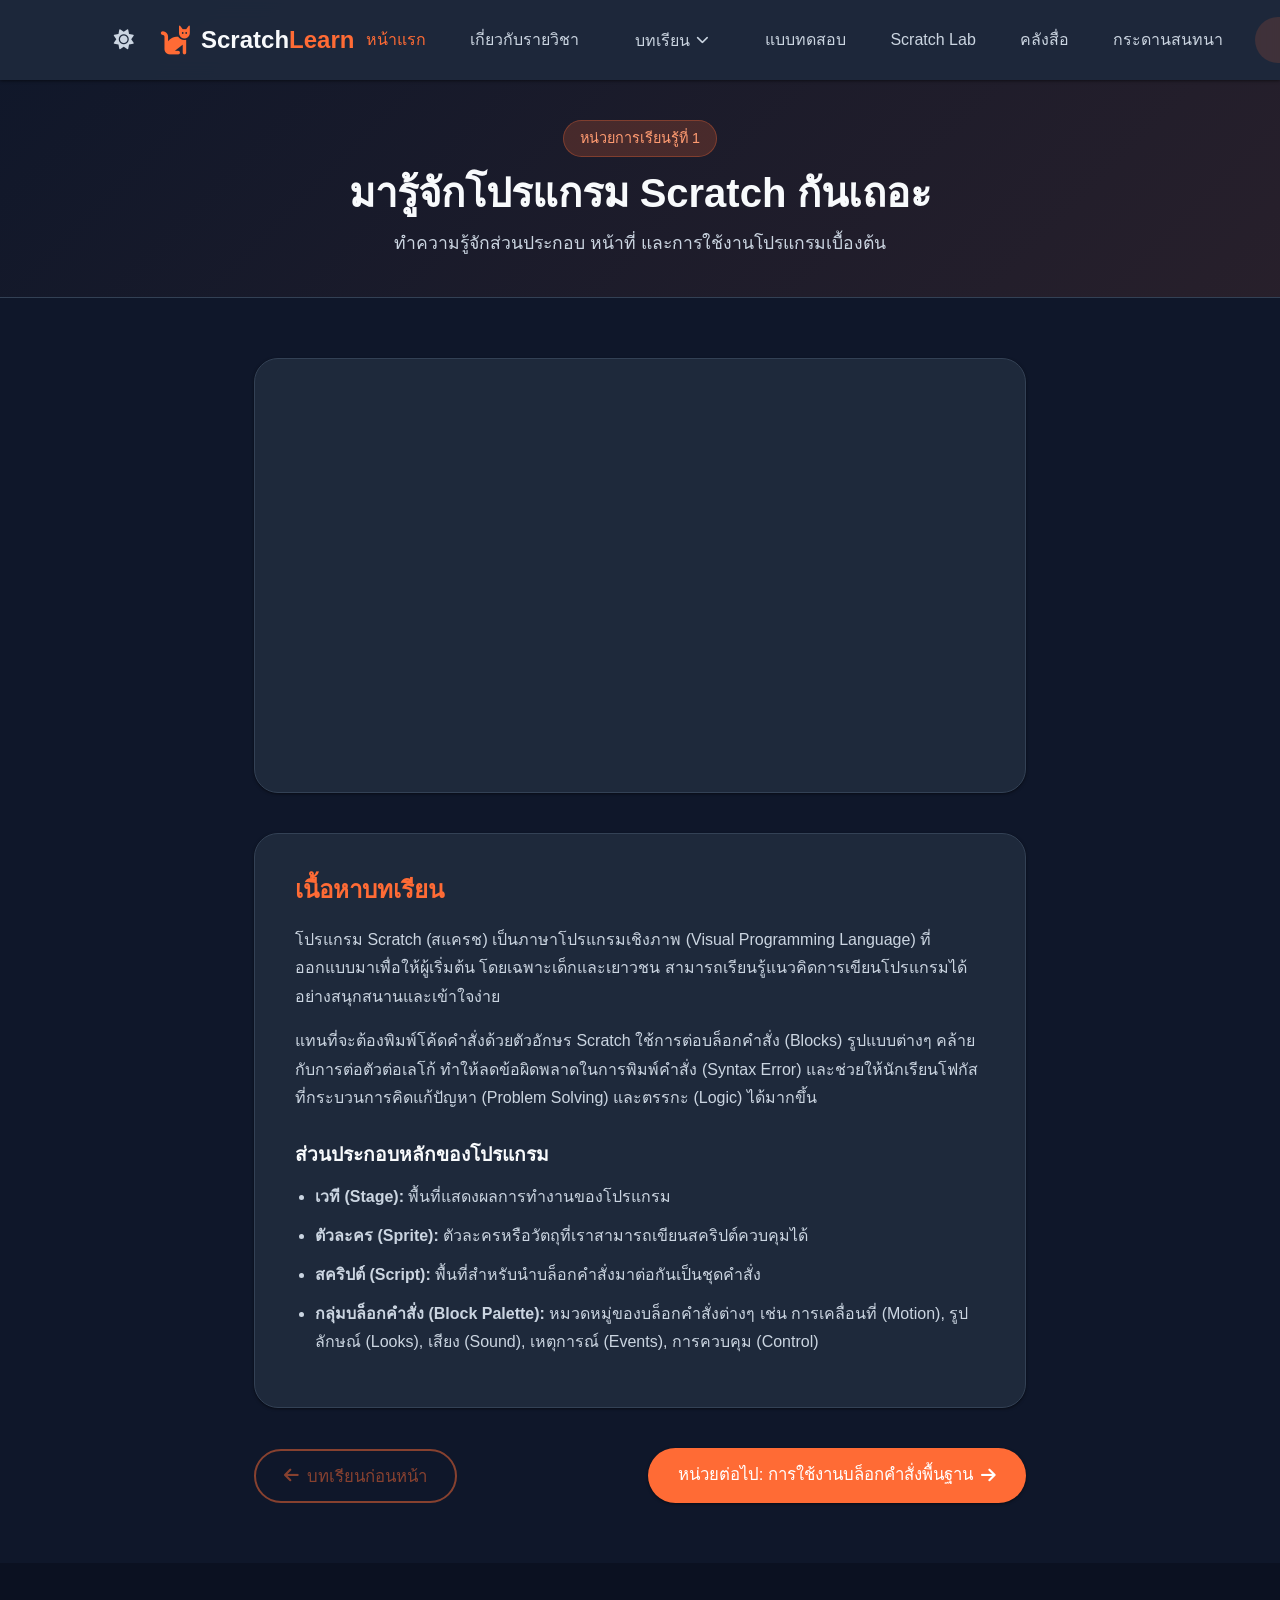
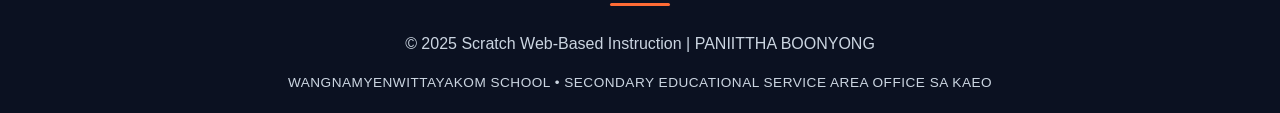
<file: unit1.html>
<!doctype html>
<html lang="th">
  <head>
    <meta charset="UTF-8" />
    <meta name="viewport" content="width=device-width, initial-scale=1.0" />
    
    <!-- Security Meta Tags -->
    <meta http-equiv="Content-Security-Policy" content="default-src 'self'; script-src 'self' 'unsafe-inline' 'unsafe-eval' https://cdnjs.cloudflare.com; style-src 'self' 'unsafe-inline' https://fonts.googleapis.com https://cdnjs.cloudflare.com; font-src 'self' https://fonts.gstatic.com https://cdnjs.cloudflare.com; img-src 'self' data: https: http:; frame-src 'self' https://scratch.mit.edu https://www.youtube.com https://scratch-quest.my.canva.site; connect-src 'self' https://script.google.com https://script.googleusercontent.com;">
    <meta http-equiv="X-Content-Type-Options" content="nosniff">
    <meta http-equiv="X-Frame-Options" content="DENY">
    <meta name="referrer" content="strict-origin-when-cross-origin">

    <title>บทเรียนออนไลน์ Scratch Programming</title>
     <link rel="icon" type="image/jpeg" href="assets/LOGOprofile.gif">
    <!-- Google Fonts: Kanit -->
    <link rel="preconnect" href="https://fonts.googleapis.com" />
    <link rel="preconnect" href="https://fonts.gstatic.com" crossorigin />
    <link
      href="https://fonts.googleapis.com/css2?family=Kanit:wght@300;400;500;600;700&display=swap"
      rel="stylesheet"
    />
    <!-- FontAwesome for Icons -->
    <link
      rel="stylesheet"
      href="https://cdnjs.cloudflare.com/ajax/libs/font-awesome/6.4.0/css/all.min.css"
    />
    <!-- Custom CSS -->
    <link rel="stylesheet" href="css/style.css" />
  </head>
  <body>
    <!-- Navigation Header -->
    <header class="navbar">
      <div class="container nav-container">
        <!-- Left Group: Toggle + Logo -->
        <div class="left-nav-group">
          <!-- Theme Toggle (Moved to Left) -->
          <button class="theme-toggle left-aligned-toggle" id="theme-toggle" type="button" aria-label="Toggle Dark Mode">
            <i class="fa-solid fa-moon"></i>
          </button>

          <!-- Logo -->
          <a href="index.html" class="logo">
            <i class="fa-solid fa-cat logo-icon"></i>
            <span>Scratch<span class="highlight">Learn</span></span>
          </a>
        </div>

        <!-- Mobile Menu Toggle -->
        <button class="mobile-toggle" id="mobile-toggle">
          <i class="fa-solid fa-bars"></i>
        </button>

        <!-- Navigation Links -->
        <nav class="nav-links" id="nav-links">
          <a href="index.html" class="nav-item active">หน้าแรก</a>
          <a href="about.html" class="nav-item">เกี่ยวกับรายวิชา</a>

          <!-- Dropdown Menu -->
          <div class="nav-item dropdown">
            <button class="dropbtn">
              บทเรียน <i class="fa-solid fa-chevron-down text-sm"></i>
            </button>
            <div class="dropdown-content">
              <a href="unit1.html">หน่วยที่ 1 - รู้จักโปรแกรม Scratch</a>
              <a href="unit2.html">หน่วยที่ 2 - การเคลื่อนที่และเสียง</a>
              <a href="unit3.html">หน่วยที่ 3 - การวาดและการสร้างตัวละคร</a>
              <a href="unit4.html">หน่วยที่ 4 - เงื่อนไขและการรับค่า</a>
              <a href="unit5.html">หน่วยที่ 5 - การสร้างเกมเบื้องต้น</a>
              <a href="project.html">โครงงาน (Project)</a>
            </div>
          </div>

          <a href="quiz.html" class="nav-item">แบบทดสอบ</a>
          <a href="scratch-lab.html" class="nav-item">Scratch Lab</a>
          <a href="media.html" class="nav-item">คลังสื่อ</a>
          <a href="webboard.html" class="nav-item">กระดานสนทนา</a>
          <a href="contact.html" class="nav-item btn-contact">ติดต่อครู</a>
        </nav>
      </div>
    </header>

    <section class="page-header unit-header">
        <div class="container">
            <span class="badge" style="margin-bottom: 10px;">หน่วยการเรียนรู้ที่ 1</span>
            <h1 class="unit-title">มารู้จักโปรแกรม Scratch กันเถอะ</h1>
            <p class="unit-description">ทำความรู้จักส่วนประกอบ หน้าที่ และการใช้งานโปรแกรมเบื้องต้น</p>
        </div>
    </section>

    <!-- Content Section -->
    <section class="content-section" style="padding: 60px 0; min-height: 50vh;">
        <div class="container" style="max-width: 900px; margin: 0 auto;">
            
            <!-- Video -->
            <div style="background: var(--surface-color); border-radius: var(--radius-lg); overflow: hidden; box-shadow: var(--shadow-sm); border: 1px solid var(--border-color-light); margin-bottom: 40px;">
                <div style="width: 100%; aspect-ratio: 16/9; position: relative;">
                    <iframe width="100%" height="100%" src="https://www.youtube.com/embed/OSwLRFduCzc" title="YouTube video player" frameborder="0" allow="accelerometer; autoplay; clipboard-write; encrypted-media; gyroscope; picture-in-picture; web-share" referrerpolicy="strict-origin-when-cross-origin" allowfullscreen style="position: absolute; top: 0; left: 0;"></iframe>
                </div>
            </div>

            <!-- Content Area -->
            <div style="background: var(--surface-color); padding: 40px; border-radius: var(--radius-lg); box-shadow: var(--shadow-sm); border: 1px solid var(--border-color-light); margin-bottom: 40px;">
                <h3 style="font-size: 1.5rem; margin-bottom: 20px; color: var(--primary-color);">เนื้อหาบทเรียน</h3>
                <p style="color: var(--text-muted); line-height: 1.8; margin-bottom: 15px;">โปรแกรม Scratch (สแครช) เป็นภาษาโปรแกรมเชิงภาพ (Visual Programming Language) ที่ออกแบบมาเพื่อให้ผู้เริ่มต้น โดยเฉพาะเด็กและเยาวชน สามารถเรียนรู้แนวคิดการเขียนโปรแกรมได้อย่างสนุกสนานและเข้าใจง่าย</p>
                <p style="color: var(--text-muted); line-height: 1.8; margin-bottom: 15px;">แทนที่จะต้องพิมพ์โค้ดคำสั่งด้วยตัวอักษร Scratch ใช้การต่อบล็อกคำสั่ง (Blocks) รูปแบบต่างๆ คล้ายกับการต่อตัวต่อเลโก้ ทำให้ลดข้อผิดพลาดในการพิมพ์คำสั่ง (Syntax Error) และช่วยให้นักเรียนโฟกัสที่กระบวนการคิดแก้ปัญหา (Problem Solving) และตรรกะ (Logic) ได้มากขึ้น</p>
                
                <h4 style="font-size: 1.2rem; margin: 30px 0 15px 0; color: var(--text-main);">ส่วนประกอบหลักของโปรแกรม</h4>
                <ul style="color: var(--text-muted); line-height: 1.8; padding-left: 20px;">
                    <li style="margin-bottom: 10px;"><strong>เวที (Stage):</strong> พื้นที่แสดงผลการทำงานของโปรแกรม</li>
                    <li style="margin-bottom: 10px;"><strong>ตัวละคร (Sprite):</strong> ตัวละครหรือวัตถุที่เราสามารถเขียนสคริปต์ควบคุมได้</li>
                    <li style="margin-bottom: 10px;"><strong>สคริปต์ (Script):</strong> พื้นที่สำหรับนำบล็อกคำสั่งมาต่อกันเป็นชุดคำสั่ง</li>
                    <li style="margin-bottom: 10px;"><strong>กลุ่มบล็อกคำสั่ง (Block Palette):</strong> หมวดหมู่ของบล็อกคำสั่งต่างๆ เช่น การเคลื่อนที่ (Motion), รูปลักษณ์ (Looks), เสียง (Sound), เหตุการณ์ (Events), การควบคุม (Control)</li>
                </ul>
            </div>

            <!-- Navigation -->
            <div style="display: flex; justify-content: space-between; align-items: center;">
                <button class="btn btn-outline" disabled style="opacity: 0.5; cursor: not-allowed;"><i class="fa-solid fa-arrow-left"></i> บทเรียนก่อนหน้า</button>
                <a href="unit2.html" class="btn btn-primary">หน่วยต่อไป: การใช้งานบล็อกคำสั่งพื้นฐาน <i class="fa-solid fa-arrow-right"></i></a>
            </div>

        </div>
    </section>

    <!-- Footer -->
    <footer>
        <div class="container footer-content">
            <div class="footer-line"></div>
            <p class="copyright">© 2025 Scratch Web-Based Instruction | PANIITTHA BOONYONG </p>
            <p class="sub-footer">WANGNAMYENWITTAYAKOM SCHOOL • SECONDARY EDUCATIONAL SERVICE AREA OFFICE SA KAEO</p>
        </div>
    </footer>

    <!-- Custom Script -->
    <script src="js/script.js"></script>
  </body>
</html>
</file>
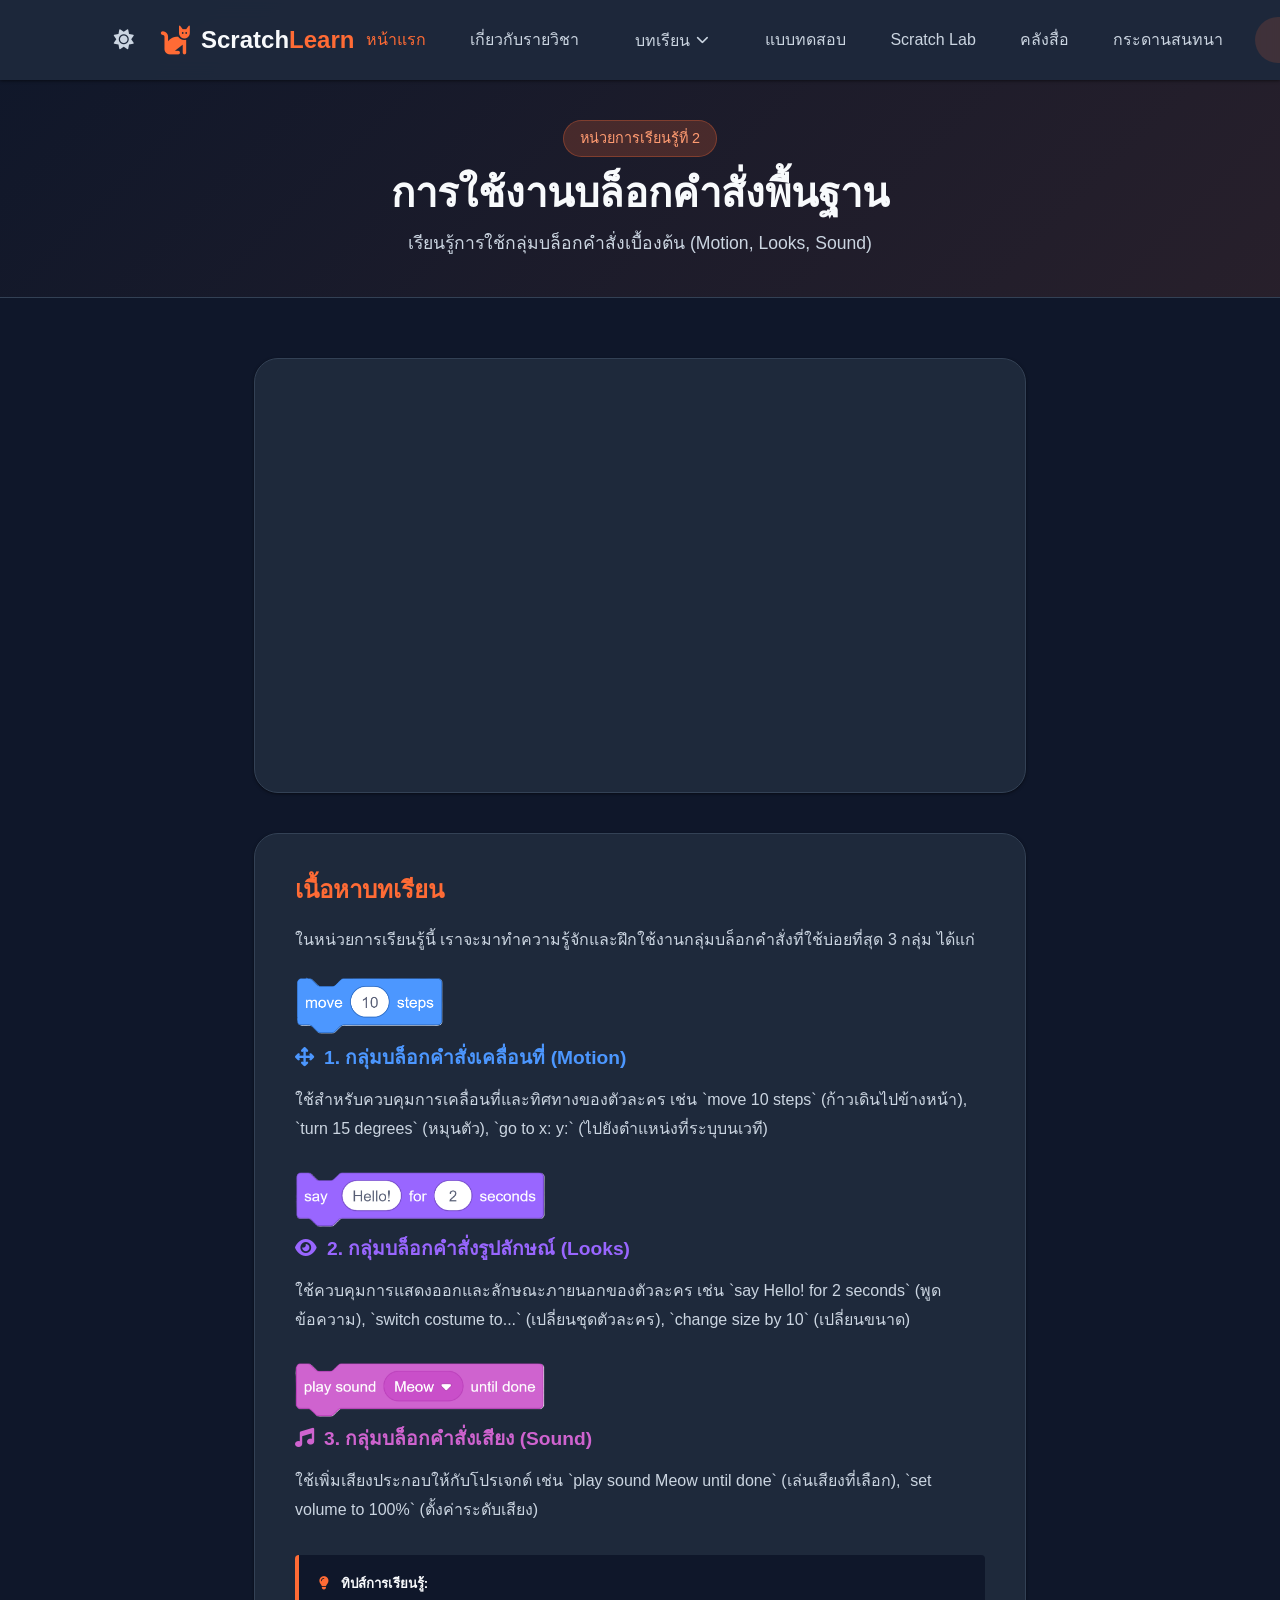
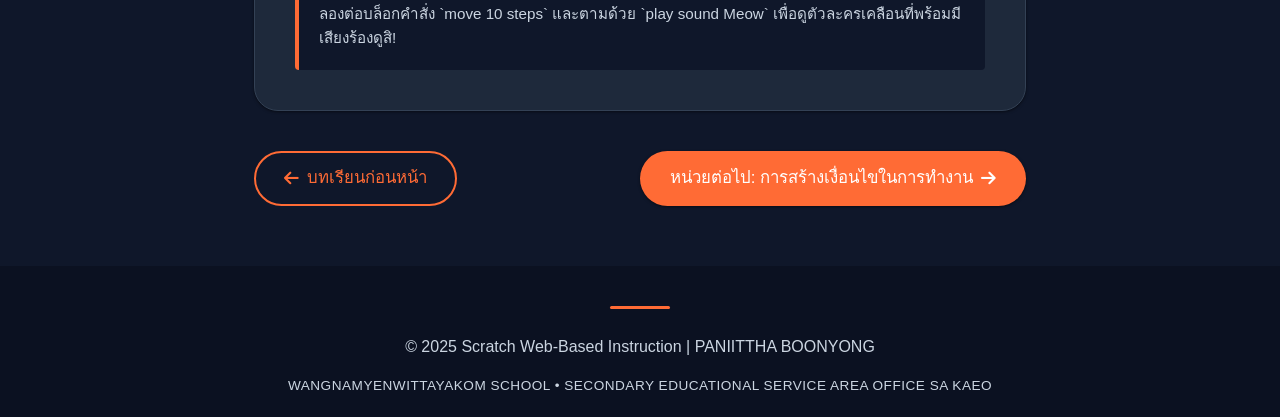
<file: unit2.html>
<!doctype html>
<html lang="th">
  <head>
    <meta charset="UTF-8" />
    <meta name="viewport" content="width=device-width, initial-scale=1.0" />
    
    <!-- Security Meta Tags -->
    <meta http-equiv="Content-Security-Policy" content="default-src 'self'; script-src 'self' 'unsafe-inline' 'unsafe-eval' https://cdnjs.cloudflare.com; style-src 'self' 'unsafe-inline' https://fonts.googleapis.com https://cdnjs.cloudflare.com; font-src 'self' https://fonts.gstatic.com https://cdnjs.cloudflare.com; img-src 'self' data: https: http:; frame-src 'self' https://scratch.mit.edu https://www.youtube.com https://scratch-quest.my.canva.site; connect-src 'self' https://script.google.com https://script.googleusercontent.com;">
    <meta http-equiv="X-Content-Type-Options" content="nosniff">
    <meta http-equiv="X-Frame-Options" content="DENY">
    <meta name="referrer" content="strict-origin-when-cross-origin">

    <title>บทเรียนออนไลน์ Scratch Programming</title>
     <link rel="icon" type="image/jpeg" href="assets/LOGOprofile.gif">
    <!-- Google Fonts: Kanit -->
    <link rel="preconnect" href="https://fonts.googleapis.com" />
    <link rel="preconnect" href="https://fonts.gstatic.com" crossorigin />
    <link
      href="https://fonts.googleapis.com/css2?family=Kanit:wght@300;400;500;600;700&display=swap"
      rel="stylesheet"
    />
    <!-- FontAwesome for Icons -->
    <link
      rel="stylesheet"
      href="https://cdnjs.cloudflare.com/ajax/libs/font-awesome/6.4.0/css/all.min.css"
    />
    <!-- Custom CSS -->
    <link rel="stylesheet" href="css/style.css" />
  </head>
  <body>
    <!-- Navigation Header -->
    <header class="navbar">
      <div class="container nav-container">
        <!-- Left Group: Toggle + Logo -->
        <div class="left-nav-group">
          <!-- Theme Toggle (Moved to Left) -->
          <button
            class="theme-toggle left-aligned-toggle"
            id="theme-toggle"
            type="button"
            aria-label="Toggle Dark Mode"
          >
            <i class="fa-solid fa-moon"></i>
          </button>

          <!-- Logo -->
          <a href="index.html" class="logo">
            <i class="fa-solid fa-cat logo-icon"></i>
            <span>Scratch<span class="highlight">Learn</span></span>
          </a>
        </div>

        <!-- Mobile Menu Toggle -->
        <button class="mobile-toggle" id="mobile-toggle">
          <i class="fa-solid fa-bars"></i>
        </button>

        <!-- Navigation Links -->
        <nav class="nav-links" id="nav-links">
          <a href="index.html" class="nav-item active">หน้าแรก</a>
          <a href="about.html" class="nav-item">เกี่ยวกับรายวิชา</a>

          <!-- Dropdown Menu -->
          <div class="nav-item dropdown">
            <button class="dropbtn">
              บทเรียน <i class="fa-solid fa-chevron-down text-sm"></i>
            </button>
            <div class="dropdown-content">
              <a href="unit1.html">หน่วยที่ 1 - รู้จักโปรแกรม Scratch</a>
              <a href="unit2.html">หน่วยที่ 2 - การเคลื่อนที่และเสียง</a>
              <a href="unit3.html">หน่วยที่ 3 - การวาดและการสร้างตัวละคร</a>
              <a href="unit4.html">หน่วยที่ 4 - เงื่อนไขและการรับค่า</a>
              <a href="unit5.html">หน่วยที่ 5 - การสร้างเกมเบื้องต้น</a>
              <a href="project.html">โครงงาน (Project)</a>
            </div>
          </div>

          <a href="quiz.html" class="nav-item">แบบทดสอบ</a>
          <a href="scratch-lab.html" class="nav-item">Scratch Lab</a>
          <a href="media.html" class="nav-item">คลังสื่อ</a>
          <a href="webboard.html" class="nav-item">กระดานสนทนา</a>
          <a href="contact.html" class="nav-item btn-contact">ติดต่อครู</a>
        </nav>
      </div>
    </header>

    <section class="page-header unit-header">
      <div class="container">
        <span class="badge" style="margin-bottom: 10px"
          >หน่วยการเรียนรู้ที่ 2</span
        >
        <h1 class="unit-title">การใช้งานบล็อกคำสั่งพื้นฐาน</h1>
        <p class="unit-description">
          เรียนรู้การใช้กลุ่มบล็อกคำสั่งเบื้องต้น (Motion, Looks, Sound)
        </p>
      </div>
    </section>

    <!-- Content Section -->
    <section class="content-section" style="padding: 60px 0; min-height: 50vh">
      <div class="container" style="max-width: 900px; margin: 0 auto">
        <!-- Video -->
        <div
          style="
            background: var(--surface-color);
            border-radius: var(--radius-lg);
            overflow: hidden;
            box-shadow: var(--shadow-sm);
            border: 1px solid var(--border-color-light);
            margin-bottom: 40px;
          "
        >
          <div style="width: 100%; aspect-ratio: 16/9; position: relative">
            <iframe
              width="100%"
              height="100%"
              src="https://www.youtube.com/embed/NheSZfNskO8"
              title="YouTube video player"
              frameborder="0"
              allow="
                accelerometer;
                autoplay;
                clipboard-write;
                encrypted-media;
                gyroscope;
                picture-in-picture;
                web-share;
              "
              referrerpolicy="strict-origin-when-cross-origin"
              allowfullscreen
              style="position: absolute; top: 0; left: 0"
            ></iframe>
          </div>
        </div>

        <!-- Content Area -->
        <div
          style="
            background: var(--surface-color);
            padding: 40px;
            border-radius: var(--radius-lg);
            box-shadow: var(--shadow-sm);
            border: 1px solid var(--border-color-light);
            margin-bottom: 40px;
          "
        >
          <h3
            style="
              font-size: 1.5rem;
              margin-bottom: 20px;
              color: var(--primary-color);
            "
          >
            เนื้อหาบทเรียน
          </h3>
          <p
            style="
              color: var(--text-muted);
              line-height: 1.8;
              margin-bottom: 15px;
            "
          >
            ในหน่วยการเรียนรู้นี้
            เราจะมาทำความรู้จักและฝึกใช้งานกลุ่มบล็อกคำสั่งที่ใช้บ่อยที่สุด 3
            กลุ่ม ได้แก่
          </p>

          <img
            src="assets/Motion.png"
            alt="Move 10 Steps Block"
            style="display: block; margin: 20px 0 10px; max-width: 150px"
          />
          <h4 style="font-size: 1.2rem; margin: 10px 0 15px 0; color: #4c97ff">
            <i
              class="fa-solid fa-arrows-up-down-left-right"
              style="margin-right: 10px"
            ></i
            >1. กลุ่มบล็อกคำสั่งเคลื่อนที่ (Motion)
          </h4>
          <p
            style="
              color: var(--text-muted);
              line-height: 1.8;
              margin-bottom: 25px;
            "
          >
            ใช้สำหรับควบคุมการเคลื่อนที่และทิศทางของตัวละคร เช่น `move 10 steps`
            (ก้าวเดินไปข้างหน้า), `turn 15 degrees` (หมุนตัว), `go to x: y:`
            (ไปยังตำแหน่งที่ระบุบนเวที)
          </p>

          <img
            src="assets/look.png"
            alt="Say Hello! for 2 Seconds Block"
            style="display: block; margin: 20px 0 10px; max-width: 250px"
          />
          <h4 style="font-size: 1.2rem; margin: 10px 0 15px 0; color: #9966ff">
            <i class="fa-solid fa-eye" style="margin-right: 10px"></i>2.
            กลุ่มบล็อกคำสั่งรูปลักษณ์ (Looks)
          </h4>
          <p
            style="
              color: var(--text-muted);
              line-height: 1.8;
              margin-bottom: 25px;
            "
          >
            ใช้ควบคุมการแสดงออกและลักษณะภายนอกของตัวละคร เช่น `say Hello! for 2
            seconds` (พูดข้อความ), `switch costume to...` (เปลี่ยนชุดตัวละคร),
            `change size by 10` (เปลี่ยนขนาด)
          </p>

          <img
            src="assets/Sound.png"
            alt="Play Sound Until Done Block"
            style="display: block; margin: 20px 0 10px; max-width: 250px"
          />
          <h4 style="font-size: 1.2rem; margin: 10px 0 15px 0; color: #cf63cf">
            <i class="fa-solid fa-music" style="margin-right: 10px"></i>3.
            กลุ่มบล็อกคำสั่งเสียง (Sound)
          </h4>
          <p
            style="
              color: var(--text-muted);
              line-height: 1.8;
              margin-bottom: 15px;
            "
          >
            ใช้เพิ่มเสียงประกอบให้กับโปรเจกต์ เช่น `play sound Meow until done`
            (เล่นเสียงที่เลือก), `set volume to 100%` (ตั้งค่าระดับเสียง)
          </p>

          <div
            style="
              background-color: var(--bg-color);
              padding: 20px;
              border-left: 4px solid var(--primary-color);
              border-radius: 4px;
              margin-top: 30px;
            "
          >
            <h5 style="margin-bottom: 10px">
              <i
                class="fa-solid fa-lightbulb highlight"
                style="margin-right: 8px"
              ></i>
              ทิปส์การเรียนรู้:
            </h5>
            <p style="color: var(--text-muted); font-size: 0.95rem">
              ลองต่อบล็อกคำสั่ง `move 10 steps` และตามด้วย `play sound Meow`
              เพื่อดูตัวละครเคลือนที่พร้อมมีเสียงร้องดูสิ!
            </p>
          </div>
        </div>

        <!-- Navigation -->
        <div
          style="
            display: flex;
            justify-content: space-between;
            align-items: center;
          "
        >
          <a href="unit1.html" class="btn btn-outline"
            ><i class="fa-solid fa-arrow-left"></i> บทเรียนก่อนหน้า</a
          >
          <a href="unit3.html" class="btn btn-primary"
            >หน่วยต่อไป: การสร้างเงื่อนไขในการทำงาน
            <i class="fa-solid fa-arrow-right"></i
          ></a>
        </div>
      </div>
    </section>

    <!-- Footer -->
    <footer>
      <div class="container footer-content">
        <div class="footer-line"></div>
        <p class="copyright">
          © 2025 Scratch Web-Based Instruction | PANIITTHA BOONYONG
        </p>
        <p class="sub-footer">
          WANGNAMYENWITTAYAKOM SCHOOL • SECONDARY EDUCATIONAL SERVICE AREA
          OFFICE SA KAEO
        </p>
      </div>
    </footer>

    <!-- Custom Script -->
    <script src="js/script.js"></script>
  </body>
</html>
</file>
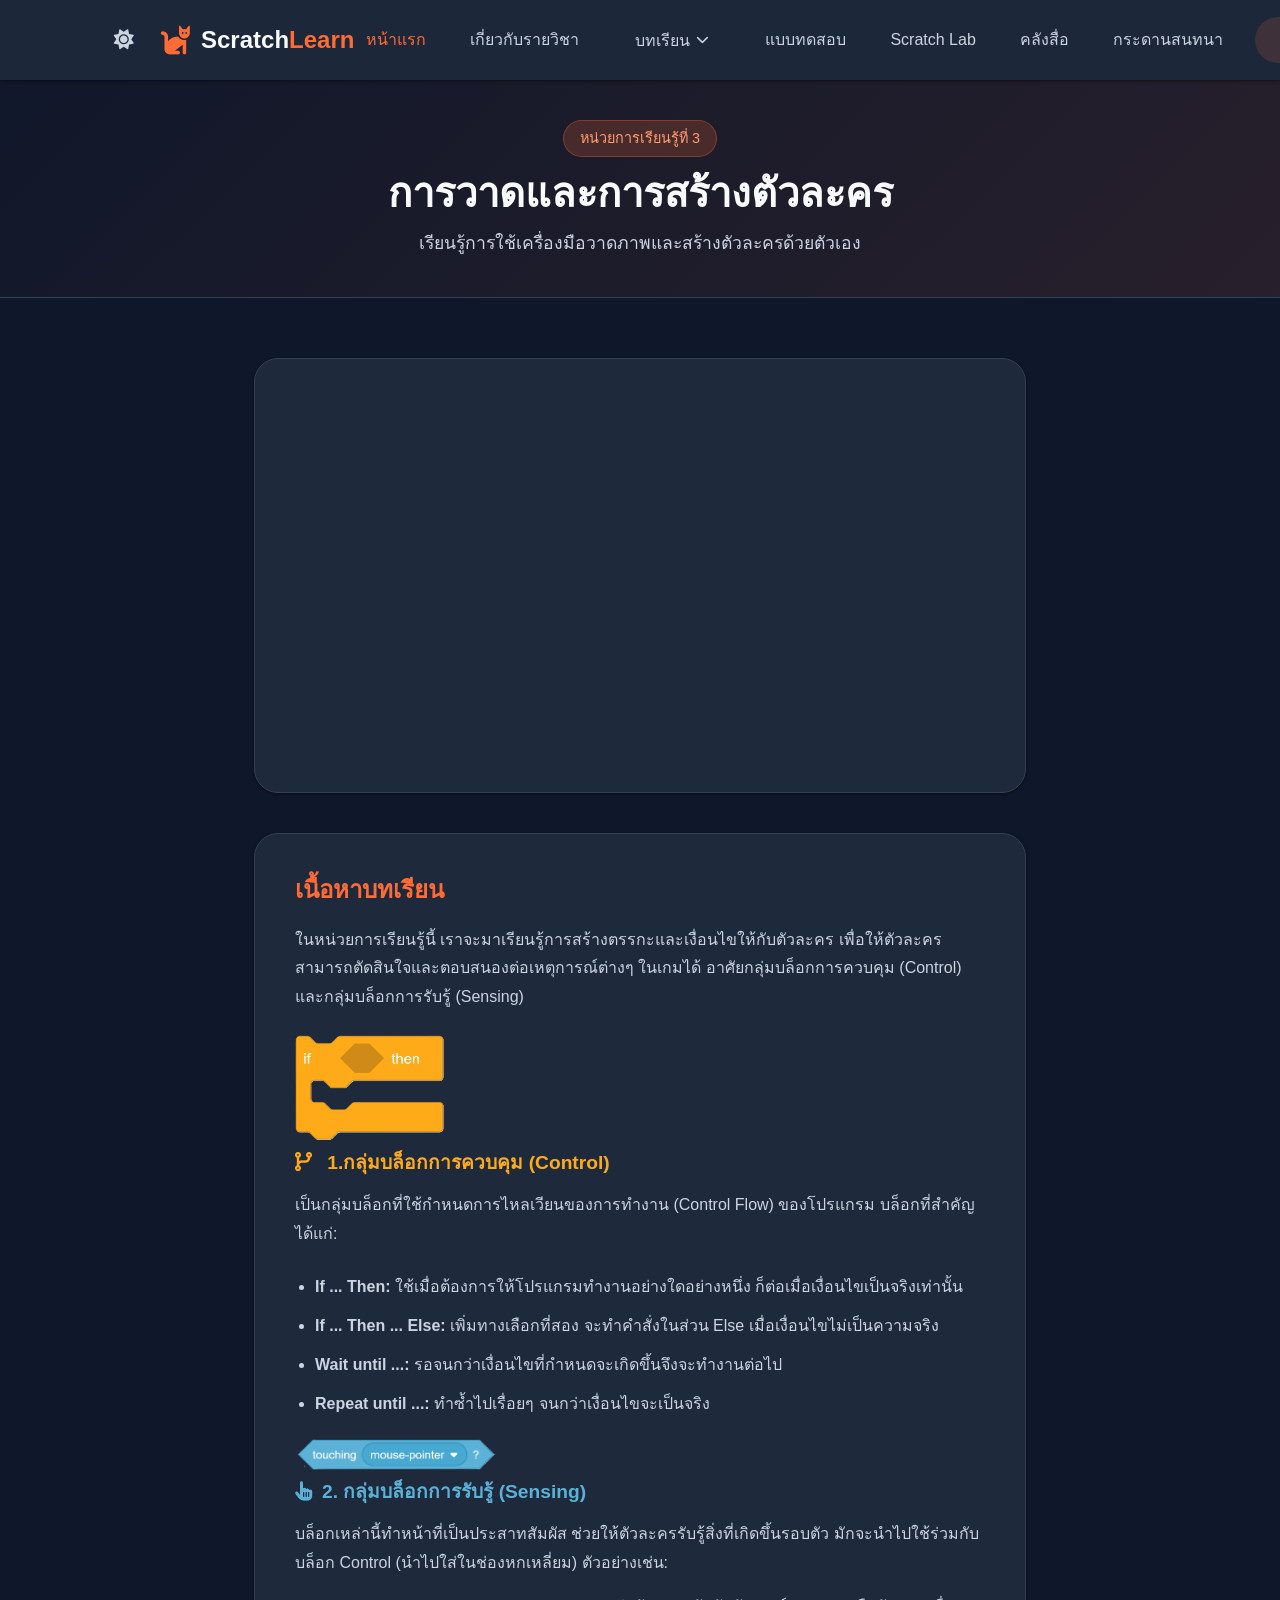
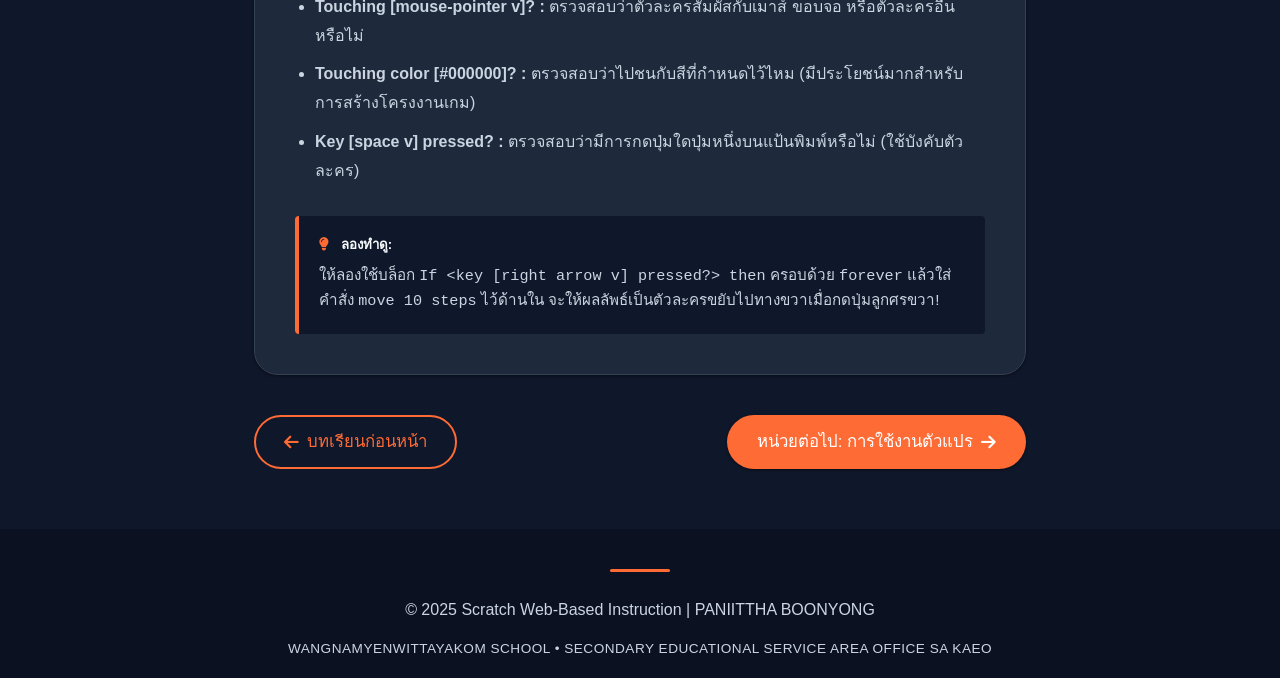
<file: unit3.html>
<!doctype html>
<html lang="th">
  <head>
    <meta charset="UTF-8" />
    <meta name="viewport" content="width=device-width, initial-scale=1.0" />
    
    <!-- Security Meta Tags -->
    <meta http-equiv="Content-Security-Policy" content="default-src 'self'; script-src 'self' 'unsafe-inline' 'unsafe-eval' https://cdnjs.cloudflare.com; style-src 'self' 'unsafe-inline' https://fonts.googleapis.com https://cdnjs.cloudflare.com; font-src 'self' https://fonts.gstatic.com https://cdnjs.cloudflare.com; img-src 'self' data: https: http:; frame-src 'self' https://scratch.mit.edu https://www.youtube.com https://scratch-quest.my.canva.site; connect-src 'self' https://script.google.com https://script.googleusercontent.com;">
    <meta http-equiv="X-Content-Type-Options" content="nosniff">
    <meta http-equiv="X-Frame-Options" content="DENY">
    <meta name="referrer" content="strict-origin-when-cross-origin">

    <title>บทเรียนออนไลน์ Scratch Programming</title>
     <link rel="icon" type="image/jpeg" href="assets/LOGOprofile.gif">
    <!-- Google Fonts: Kanit -->
    <link rel="preconnect" href="https://fonts.googleapis.com" />
    <link rel="preconnect" href="https://fonts.gstatic.com" crossorigin />
    <link
      href="https://fonts.googleapis.com/css2?family=Kanit:wght@300;400;500;600;700&display=swap"
      rel="stylesheet"
    />
    <!-- FontAwesome for Icons -->
    <link
      rel="stylesheet"
      href="https://cdnjs.cloudflare.com/ajax/libs/font-awesome/6.4.0/css/all.min.css"
    />
    <!-- Custom CSS -->
    <link rel="stylesheet" href="css/style.css" />
  </head>
  <body>
    <!-- Navigation Header -->
    <header class="navbar">
      <div class="container nav-container">
        <!-- Left Group: Toggle + Logo -->
        <div class="left-nav-group">
          <!-- Theme Toggle (Moved to Left) -->
          <button
            class="theme-toggle left-aligned-toggle"
            id="theme-toggle"
            type="button"
            aria-label="Toggle Dark Mode"
          >
            <i class="fa-solid fa-moon"></i>
          </button>

          <!-- Logo -->
          <a href="index.html" class="logo">
            <i class="fa-solid fa-cat logo-icon"></i>
            <span>Scratch<span class="highlight">Learn</span></span>
          </a>
        </div>

        <!-- Mobile Menu Toggle -->
        <button class="mobile-toggle" id="mobile-toggle">
          <i class="fa-solid fa-bars"></i>
        </button>

        <!-- Navigation Links -->
        <nav class="nav-links" id="nav-links">
          <a href="index.html" class="nav-item active">หน้าแรก</a>
          <a href="about.html" class="nav-item">เกี่ยวกับรายวิชา</a>

          <!-- Dropdown Menu -->
          <div class="nav-item dropdown">
            <button class="dropbtn">
              บทเรียน <i class="fa-solid fa-chevron-down text-sm"></i>
            </button>
            <div class="dropdown-content">
              <a href="unit1.html">หน่วยที่ 1 - รู้จักโปรแกรม Scratch</a>
              <a href="unit2.html">หน่วยที่ 2 - การเคลื่อนที่และเสียง</a>
              <a href="unit3.html">หน่วยที่ 3 - การวาดและการสร้างตัวละคร</a>
              <a href="unit4.html">หน่วยที่ 4 - เงื่อนไขและการรับค่า</a>
              <a href="unit5.html">หน่วยที่ 5 - การสร้างเกมเบื้องต้น</a>
              <a href="project.html">โครงงาน (Project)</a>
            </div>
          </div>

          <a href="quiz.html" class="nav-item">แบบทดสอบ</a>
          <a href="scratch-lab.html" class="nav-item">Scratch Lab</a>
          <a href="media.html" class="nav-item">คลังสื่อ</a>
          <a href="webboard.html" class="nav-item">กระดานสนทนา</a>
          <a href="contact.html" class="nav-item btn-contact">ติดต่อครู</a>
        </nav>
      </div>
    </header>

    <section class="page-header unit-header">
      <div class="container">
        <span class="badge" style="margin-bottom: 10px"
          >หน่วยการเรียนรู้ที่ 3</span
        >
        <h1 class="unit-title">การวาดและการสร้างตัวละคร</h1>
        <p class="unit-description">เรียนรู้การใช้เครื่องมือวาดภาพและสร้างตัวละครด้วยตัวเอง</p>
      </div>
    </section>

    <!-- Content Section -->
    <section class="content-section" style="padding: 60px 0; min-height: 50vh">
      <div class="container" style="max-width: 900px; margin: 0 auto">
        <!-- Video -->
        <div style="background: var(--surface-color); border-radius: var(--radius-lg); overflow: hidden; box-shadow: var(--shadow-sm); border: 1px solid var(--border-color-light); margin-bottom: 40px;">
            <div style="width: 100%; aspect-ratio: 16/9; position: relative;">
                <iframe width="100%" height="100%" src="https://www.youtube.com/embed/eXvIBF83y3Q" title="YouTube video player" frameborder="0" allow="accelerometer; autoplay; clipboard-write; encrypted-media; gyroscope; picture-in-picture; web-share" referrerpolicy="strict-origin-when-cross-origin" allowfullscreen style="position: absolute; top: 0; left: 0;"></iframe>
            </div>
        </div>

        <!-- Content Area -->
        <div
          style="
            background: var(--surface-color);
            padding: 40px;
            border-radius: var(--radius-lg);
            box-shadow: var(--shadow-sm);
            border: 1px solid var(--border-color-light);
            margin-bottom: 40px;
          "
        >
          <h3
            style="
              font-size: 1.5rem;
              margin-bottom: 20px;
              color: var(--primary-color);
            "
          >
            เนื้อหาบทเรียน
          </h3>
          <p
            style="
              color: var(--text-muted);
              line-height: 1.8;
              margin-bottom: 15px;
            "
          >
            ในหน่วยการเรียนรู้นี้
            เราจะมาเรียนรู้การสร้างตรรกะและเงื่อนไขให้กับตัวละคร
            เพื่อให้ตัวละครสามารถตัดสินใจและตอบสนองต่อเหตุการณ์ต่างๆ ในเกมได้
            อาศัยกลุ่มบล็อกการควบคุม (Control) และกลุ่มบล็อกการรับรู้ (Sensing)
          </p>

          <img src="assets/Control.png" alt="If Then Block" style="display: block; margin: 20px 0 10px; max-width: 150px;">
          <h4 style="font-size: 1.2rem; margin: 10px 0 15px 0; color: #ffab19">
            <i class="fa-solid fa-code-branch" style="margin-right: 10px"></i>
            1.กลุ่มบล็อกการควบคุม (Control)
          </h4>
          <p
            style="
              color: var(--text-muted);
              line-height: 1.8;
              margin-bottom: 25px;
            "
          >
            เป็นกลุ่มบล็อกที่ใช้กำหนดการไหลเวียนของการทำงาน (Control Flow)
            ของโปรแกรม บล็อกที่สำคัญได้แก่:
          </p>
          <ul
            style="
              color: var(--text-muted);
              line-height: 1.8;
              padding-left: 20px;
            "
          >
            <li style="margin-bottom: 10px">
              <strong>If ... Then:</strong>
              ใช้เมื่อต้องการให้โปรแกรมทำงานอย่างใดอย่างหนึ่ง
              ก็ต่อเมื่อเงื่อนไขเป็นจริงเท่านั้น
            </li>
            <li style="margin-bottom: 10px">
              <strong>If ... Then ... Else:</strong> เพิ่มทางเลือกที่สอง
              จะทำคำสั่งในส่วน Else เมื่อเงื่อนไขไม่เป็นความจริง
            </li>
            <li style="margin-bottom: 10px">
              <strong>Wait until ...:</strong>
              รอจนกว่าเงื่อนไขที่กำหนดจะเกิดขึ้นจึงจะทำงานต่อไป
            </li>
            <li style="margin-bottom: 10px">
              <strong>Repeat until ...:</strong> ทำซ้ำไปเรื่อยๆ
              จนกว่าเงื่อนไขจะเป็นจริง
            </li>
          </ul>

          <img src="assets/Sensing.png" alt="Touching Block Sensing" style="display: block; margin: 20px 0 10px; max-width: 200px;">
          <h4 style="font-size: 1.2rem; margin: 10px 0 15px 0; color: #5cb1d6">
            <i class="fa-solid fa-hand-pointer" style="margin-right: 10px"></i
            >2. กลุ่มบล็อกการรับรู้ (Sensing)
          </h4>
          <p
            style="
              color: var(--text-muted);
              line-height: 1.8;
              margin-bottom: 15px;
            "
          >
            บล็อกเหล่านี้ทำหน้าที่เป็นประสาทสัมผัส
            ช่วยให้ตัวละครรับรู้สิ่งที่เกิดขึ้นรอบตัว มักจะนำไปใช้ร่วมกับบล็อก
            Control (นำไปใส่ในช่องหกเหลี่ยม) ตัวอย่างเช่น:
          </p>
          <ul
            style="
              color: var(--text-muted);
              line-height: 1.8;
              padding-left: 20px;
            "
          >
            <li style="margin-bottom: 10px">
              <strong>Touching [mouse-pointer v]? :</strong>
              ตรวจสอบว่าตัวละครสัมผัสกับเมาส์ ขอบจอ หรือตัวละครอื่นหรือไม่
            </li>
            <li style="margin-bottom: 10px">
              <strong>Touching color [#000000]? :</strong>
              ตรวจสอบว่าไปชนกับสีที่กำหนดไว้ไหม
              (มีประโยชน์มากสำหรับการสร้างโครงงานเกม)
            </li>
            <li style="margin-bottom: 10px">
              <strong>Key [space v] pressed? :</strong>
              ตรวจสอบว่ามีการกดปุ่มใดปุ่มหนึ่งบนแป้นพิมพ์หรือไม่
              (ใช้บังคับตัวละคร)
            </li>
          </ul>

          <div
            style="
              background-color: var(--bg-color);
              padding: 20px;
              border-left: 4px solid var(--primary-color);
              border-radius: 4px;
              margin-top: 30px;
            "
          >
            <h5 style="margin-bottom: 10px">
              <i
                class="fa-solid fa-lightbulb highlight"
                style="margin-right: 8px"
              ></i>
              ลองทำดู:
            </h5>
            <p style="color: var(--text-muted); font-size: 0.95rem">
              ให้ลองใช้บล็อก
              <code>If &lt;key [right arrow v] pressed?&gt; then</code> ครอบด้วย
              <code>forever</code> แล้วใส่คำสั่ง
              <code>move 10 steps</code> ไว้ด้านใน
              จะให้ผลลัพธ์เป็นตัวละครขยับไปทางขวาเมื่อกดปุ่มลูกศรขวา!
            </p>
          </div>
        </div>

        <!-- Navigation -->
        <div
          style="
            display: flex;
            justify-content: space-between;
            align-items: center;
          "
        >
          <a href="unit2.html" class="btn btn-outline"
            ><i class="fa-solid fa-arrow-left"></i> บทเรียนก่อนหน้า</a
          >
          <a href="unit4.html" class="btn btn-primary"
            >หน่วยต่อไป: การใช้งานตัวแปร <i class="fa-solid fa-arrow-right"></i
          ></a>
        </div>
      </div>
    </section>

    <!-- Footer -->
    <footer>
      <div class="container footer-content">
        <div class="footer-line"></div>
        <p class="copyright">
          © 2025 Scratch Web-Based Instruction | PANIITTHA BOONYONG
        </p>
        <p class="sub-footer">
          WANGNAMYENWITTAYAKOM SCHOOL • SECONDARY EDUCATIONAL SERVICE AREA
          OFFICE SA KAEO
        </p>
      </div>
    </footer>

    <!-- Custom Script -->
    <script src="js/script.js"></script>
  </body>
</html>
</file>
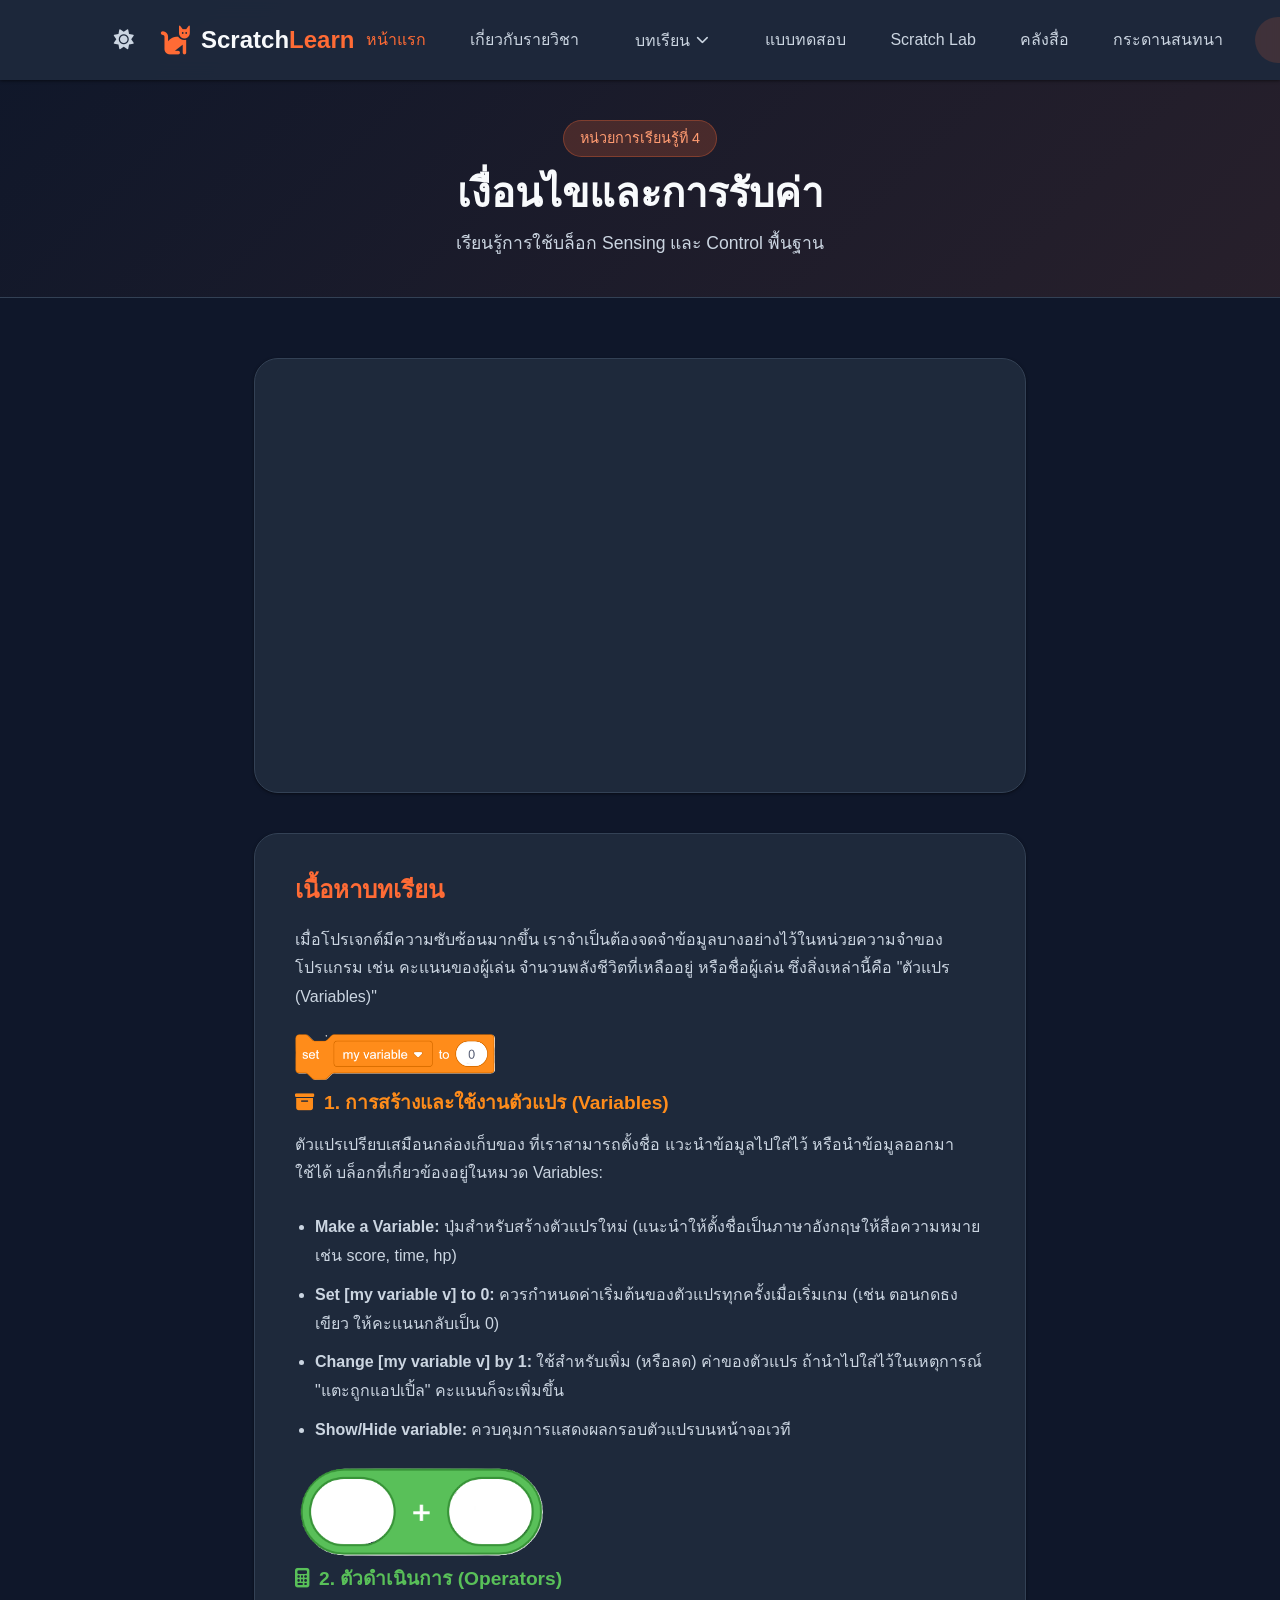
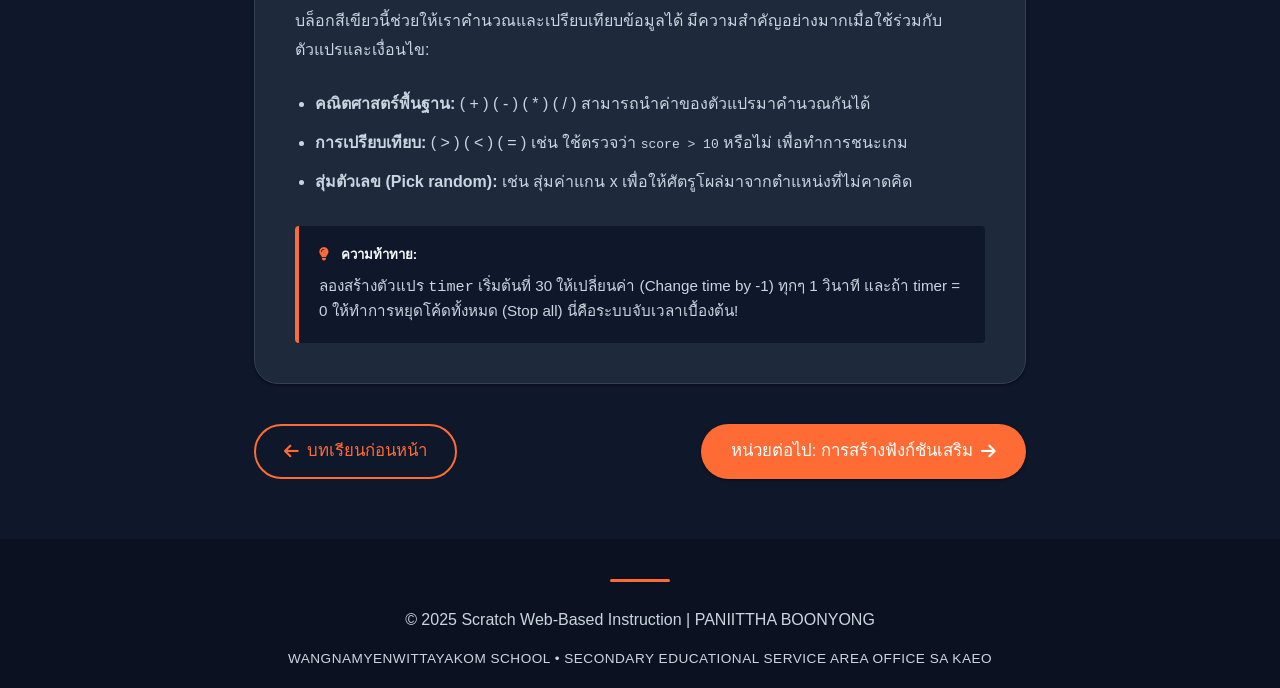
<file: unit4.html>
<!doctype html>
<html lang="th">
  <head>
    <meta charset="UTF-8" />
    <meta name="viewport" content="width=device-width, initial-scale=1.0" />
    
    <!-- Security Meta Tags -->
    <meta http-equiv="Content-Security-Policy" content="default-src 'self'; script-src 'self' 'unsafe-inline' 'unsafe-eval' https://cdnjs.cloudflare.com; style-src 'self' 'unsafe-inline' https://fonts.googleapis.com https://cdnjs.cloudflare.com; font-src 'self' https://fonts.gstatic.com https://cdnjs.cloudflare.com; img-src 'self' data: https: http:; frame-src 'self' https://scratch.mit.edu https://www.youtube.com https://scratch-quest.my.canva.site; connect-src 'self' https://script.google.com https://script.googleusercontent.com;">
    <meta http-equiv="X-Content-Type-Options" content="nosniff">
    <meta http-equiv="X-Frame-Options" content="DENY">
    <meta name="referrer" content="strict-origin-when-cross-origin">

    <title>บทเรียนออนไลน์ Scratch Programming</title>
     <link rel="icon" type="image/jpeg" href="assets/LOGOprofile.gif">
    <!-- Google Fonts: Kanit -->
    <link rel="preconnect" href="https://fonts.googleapis.com" />
    <link rel="preconnect" href="https://fonts.gstatic.com" crossorigin />
    <link
      href="https://fonts.googleapis.com/css2?family=Kanit:wght@300;400;500;600;700&display=swap"
      rel="stylesheet"
    />
    <!-- FontAwesome for Icons -->
    <link
      rel="stylesheet"
      href="https://cdnjs.cloudflare.com/ajax/libs/font-awesome/6.4.0/css/all.min.css"
    />
    <!-- Custom CSS -->
    <link rel="stylesheet" href="css/style.css" />
  </head>
  <body>
    <!-- Navigation Header -->
    <header class="navbar">
      <div class="container nav-container">
        <!-- Left Group: Toggle + Logo -->
        <div class="left-nav-group">
          <!-- Theme Toggle (Moved to Left) -->
          <button class="theme-toggle left-aligned-toggle" id="theme-toggle" type="button" aria-label="Toggle Dark Mode">
            <i class="fa-solid fa-moon"></i>
          </button>

          <!-- Logo -->
          <a href="index.html" class="logo">
            <i class="fa-solid fa-cat logo-icon"></i>
            <span>Scratch<span class="highlight">Learn</span></span>
          </a>
        </div>

        <!-- Mobile Menu Toggle -->
        <button class="mobile-toggle" id="mobile-toggle">
          <i class="fa-solid fa-bars"></i>
        </button>

        <!-- Navigation Links -->
        <nav class="nav-links" id="nav-links">
          <a href="index.html" class="nav-item active">หน้าแรก</a>
          <a href="about.html" class="nav-item">เกี่ยวกับรายวิชา</a>

          <!-- Dropdown Menu -->
          <div class="nav-item dropdown">
            <button class="dropbtn">
              บทเรียน <i class="fa-solid fa-chevron-down text-sm"></i>
            </button>
            <div class="dropdown-content">
              <a href="unit1.html">หน่วยที่ 1 - รู้จักโปรแกรม Scratch</a>
              <a href="unit2.html">หน่วยที่ 2 - การเคลื่อนที่และเสียง</a>
              <a href="unit3.html">หน่วยที่ 3 - การวาดและการสร้างตัวละคร</a>
              <a href="unit4.html">หน่วยที่ 4 - เงื่อนไขและการรับค่า</a>
              <a href="unit5.html">หน่วยที่ 5 - การสร้างเกมเบื้องต้น</a>
              <a href="project.html">โครงงาน (Project)</a>
            </div>
          </div>

          <a href="quiz.html" class="nav-item">แบบทดสอบ</a>
          <a href="scratch-lab.html" class="nav-item">Scratch Lab</a>
          <a href="media.html" class="nav-item">คลังสื่อ</a>
          <a href="webboard.html" class="nav-item">กระดานสนทนา</a>
          <a href="contact.html" class="nav-item btn-contact">ติดต่อครู</a>
        </nav>
      </div>
    </header>

    <section class="page-header unit-header">
        <div class="container">
            <span class="badge" style="margin-bottom: 10px;">หน่วยการเรียนรู้ที่ 4</span>
            <h1 class="unit-title">เงื่อนไขและการรับค่า</h1>
            <p class="unit-description">เรียนรู้การใช้บล็อก Sensing และ Control พื้นฐาน</p>
        </div>
    </section>

    <!-- Content Section -->
    <section class="content-section" style="padding: 60px 0; min-height: 50vh;">
        <div class="container" style="max-width: 900px; margin: 0 auto;">
            
            <!-- Video -->
            <div style="background: var(--surface-color); border-radius: var(--radius-lg); overflow: hidden; box-shadow: var(--shadow-sm); border: 1px solid var(--border-color-light); margin-bottom: 40px;">
                <div style="width: 100%; aspect-ratio: 16/9; position: relative;">
                    <iframe width="100%" height="100%" src="https://www.youtube.com/embed/j-ozu0wZA1M" title="YouTube video player" frameborder="0" allow="accelerometer; autoplay; clipboard-write; encrypted-media; gyroscope; picture-in-picture; web-share" referrerpolicy="strict-origin-when-cross-origin" allowfullscreen style="position: absolute; top: 0; left: 0;"></iframe>
                </div>
            </div>

            <!-- Content Area -->
            <div style="background: var(--surface-color); padding: 40px; border-radius: var(--radius-lg); box-shadow: var(--shadow-sm); border: 1px solid var(--border-color-light); margin-bottom: 40px;">
                <h3 style="font-size: 1.5rem; margin-bottom: 20px; color: var(--primary-color);">เนื้อหาบทเรียน</h3>
                <p style="color: var(--text-muted); line-height: 1.8; margin-bottom: 15px;">เมื่อโปรเจกต์มีความซับซ้อนมากขึ้น เราจำเป็นต้องจดจำข้อมูลบางอย่างไว้ในหน่วยความจำของโปรแกรม เช่น คะแนนของผู้เล่น จำนวนพลังชีวิตที่เหลืออยู่ หรือชื่อผู้เล่น ซึ่งสิ่งเหล่านี้คือ "ตัวแปร (Variables)"</p>
                
                <img src="assets/Variable.png" alt="Set Variable Block" style="display: block; margin: 20px 0 10px; max-width: 200px;">
                <h4 style="font-size: 1.2rem; margin: 10px 0 15px 0; color: #FF8C1A;"><i class="fa-solid fa-box-archive" style="margin-right: 10px;"></i>1. การสร้างและใช้งานตัวแปร (Variables)</h4>
                <p style="color: var(--text-muted); line-height: 1.8; margin-bottom: 25px;">ตัวแปรเปรียบเสมือนกล่องเก็บของ ที่เราสามารถตั้งชื่อ แวะนำข้อมูลไปใส่ไว้ หรือนำข้อมูลออกมาใช้ได้ บล็อกที่เกี่ยวข้องอยู่ในหมวด Variables:</p>
                <ul style="color: var(--text-muted); line-height: 1.8; padding-left: 20px;">
                    <li style="margin-bottom: 10px;"><strong>Make a Variable:</strong> ปุ่มสำหรับสร้างตัวแปรใหม่ (แนะนำให้ตั้งชื่อเป็นภาษาอังกฤษให้สื่อความหมาย เช่น score, time, hp)</li>
                    <li style="margin-bottom: 10px;"><strong>Set [my variable v] to 0:</strong> ควรกำหนดค่าเริ่มต้นของตัวแปรทุกครั้งเมื่อเริ่มเกม (เช่น ตอนกดธงเขียว ให้คะแนนกลับเป็น 0)</li>
                    <li style="margin-bottom: 10px;"><strong>Change [my variable v] by 1:</strong> ใช้สำหรับเพิ่ม (หรือลด) ค่าของตัวแปร ถ้านำไปใส่ไว้ในเหตุการณ์ "แตะถูกแอปเปิ้ล" คะแนนก็จะเพิ่มขึ้น</li>
                    <li style="margin-bottom: 10px;"><strong>Show/Hide variable:</strong> ควบคุมการแสดงผลกรอบตัวแปรบนหน้าจอเวที</li>
                </ul>
                
                <img src="assets/Operators.png" alt="Pick Random Block" style="display: block; margin: 20px 0 10px; max-width: 250px;">
                <h4 style="font-size: 1.2rem; margin: 10px 0 15px 0; color: #59C059;"><i class="fa-solid fa-calculator" style="margin-right: 10px;"></i>2. ตัวดำเนินการ (Operators)</h4>
                <p style="color: var(--text-muted); line-height: 1.8; margin-bottom: 25px;">บล็อกสีเขียวนี้ช่วยให้เราคำนวณและเปรียบเทียบข้อมูลได้ มีความสำคัญอย่างมากเมื่อใช้ร่วมกับตัวแปรและเงื่อนไข:</p>
                <ul style="color: var(--text-muted); line-height: 1.8; padding-left: 20px;">
                    <li style="margin-bottom: 10px;"><strong>คณิตศาสตร์พื้นฐาน:</strong> ( + ) ( - ) ( * ) ( / ) สามารถนำค่าของตัวแปรมาคำนวณกันได้</li>
                    <li style="margin-bottom: 10px;"><strong>การเปรียบเทียบ:</strong> ( &gt; ) ( &lt; ) ( = ) เช่น ใช้ตรวจว่า <code>score &gt; 10</code> หรือไม่ เพื่อทำการชนะเกม</li>
                    <li style="margin-bottom: 10px;"><strong>สุ่มตัวเลข (Pick random):</strong> เช่น สุ่มค่าแกน x เพื่อให้ศัตรูโผล่มาจากตำแหน่งที่ไม่คาดคิด</li>
                </ul>

                <div style="background-color: var(--bg-color); padding: 20px; border-left: 4px solid var(--primary-color); border-radius: 4px; margin-top: 30px;">
                    <h5 style="margin-bottom: 10px;"><i class="fa-solid fa-lightbulb highlight" style="margin-right: 8px;"></i> ความท้าทาย:</h5>
                    <p style="color: var(--text-muted); font-size: 0.95rem;">ลองสร้างตัวแปร <code>timer</code> เริ่มต้นที่ 30 ให้เปลี่ยนค่า (Change time by -1) ทุกๆ 1 วินาที และถ้า timer = 0 ให้ทำการหยุดโค้ดทั้งหมด (Stop all) นี่คือระบบจับเวลาเบื้องต้น!</p>
                </div>
            </div>

            <!-- Navigation -->
            <div style="display: flex; justify-content: space-between; align-items: center;">
                <a href="unit3.html" class="btn btn-outline"><i class="fa-solid fa-arrow-left"></i> บทเรียนก่อนหน้า</a>
                <a href="unit5.html" class="btn btn-primary">หน่วยต่อไป: การสร้างฟังก์ชันเสริม <i class="fa-solid fa-arrow-right"></i></a>
            </div>

        </div>
    </section>

    <!-- Footer -->
    <footer>
        <div class="container footer-content">
            <div class="footer-line"></div>
            <p class="copyright">© 2025 Scratch Web-Based Instruction | PANIITTHA BOONYONG </p>
            <p class="sub-footer">WANGNAMYENWITTAYAKOM SCHOOL • SECONDARY EDUCATIONAL SERVICE AREA OFFICE SA KAEO</p>
        </div>
    </footer>

    <!-- Custom Script -->
    <script src="js/script.js"></script>
  </body>
</html>
</file>
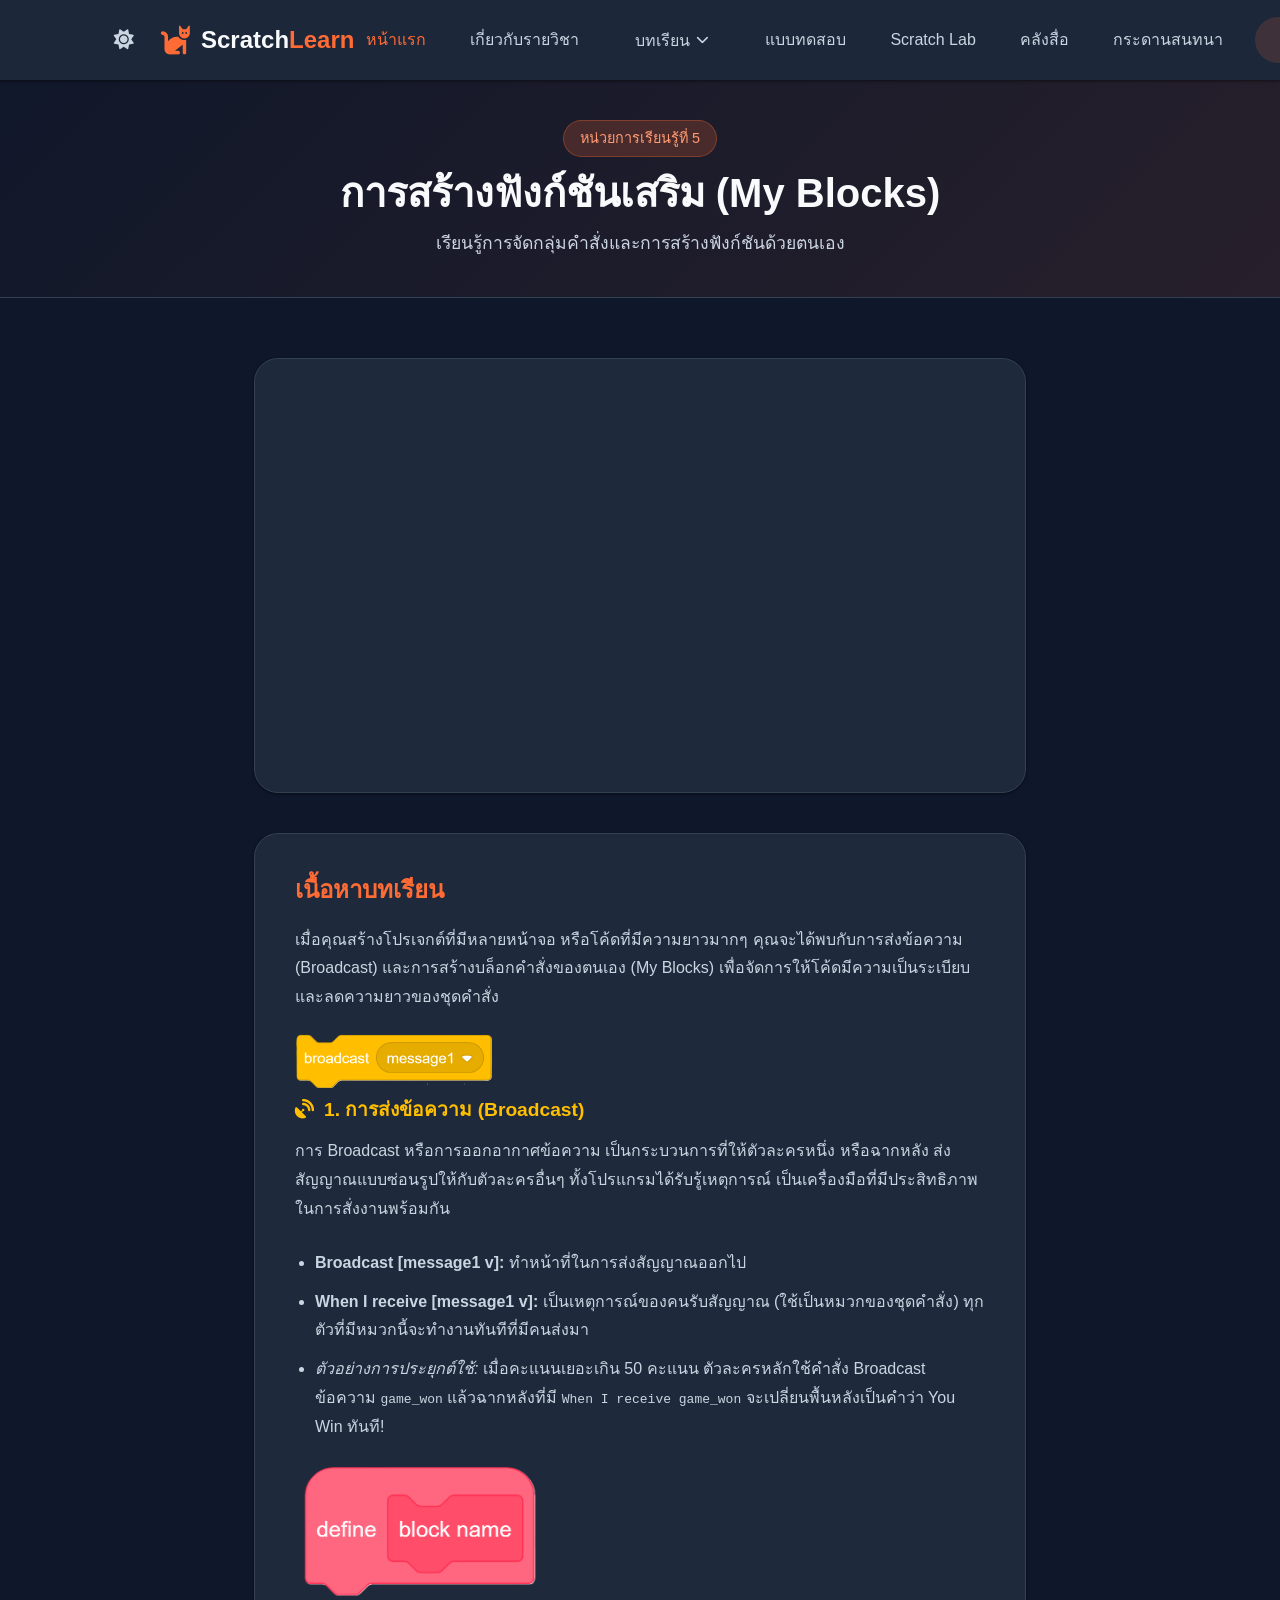
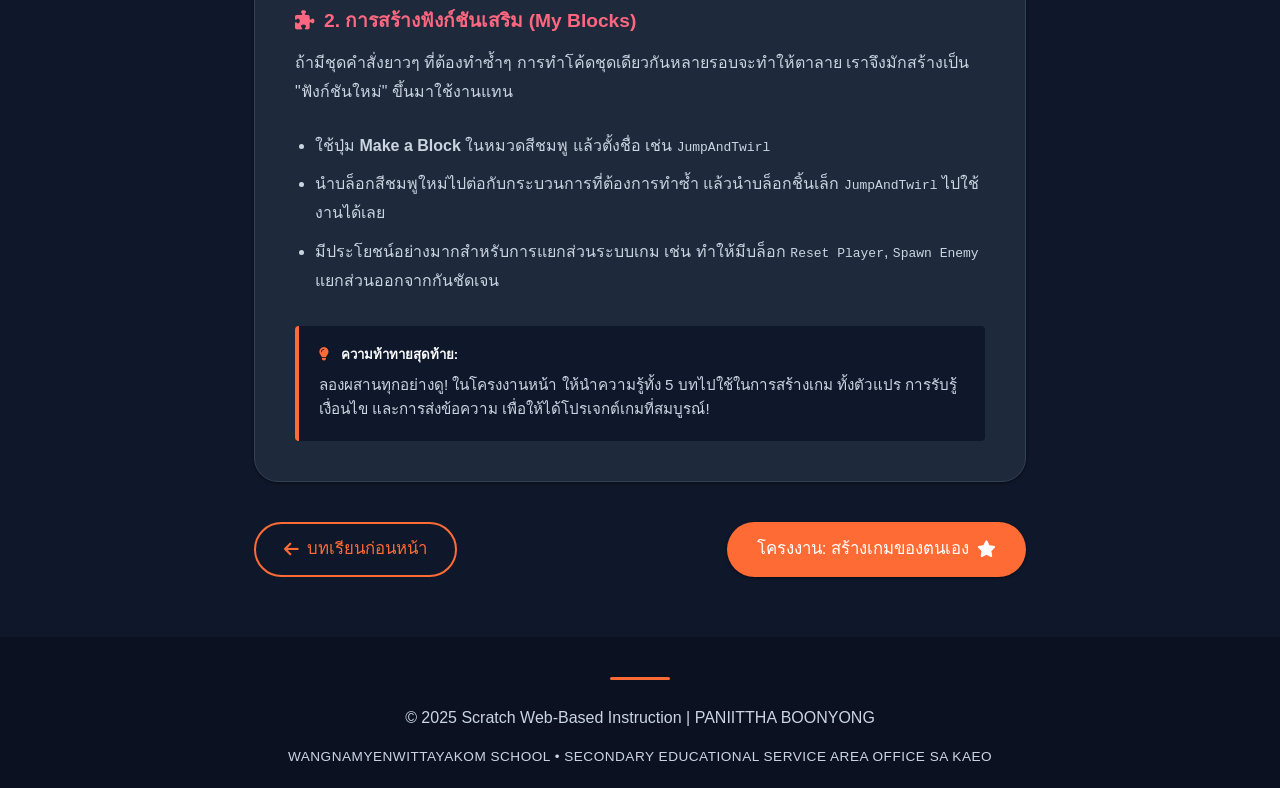
<file: unit5.html>
<!doctype html>
<html lang="th">
  <head>
    <meta charset="UTF-8" />
    <meta name="viewport" content="width=device-width, initial-scale=1.0" />
    
    <!-- Security Meta Tags -->
    <meta http-equiv="Content-Security-Policy" content="default-src 'self'; script-src 'self' 'unsafe-inline' 'unsafe-eval' https://cdnjs.cloudflare.com; style-src 'self' 'unsafe-inline' https://fonts.googleapis.com https://cdnjs.cloudflare.com; font-src 'self' https://fonts.gstatic.com https://cdnjs.cloudflare.com; img-src 'self' data: https: http:; frame-src 'self' https://scratch.mit.edu https://www.youtube.com https://scratch-quest.my.canva.site; connect-src 'self' https://script.google.com https://script.googleusercontent.com;">
    <meta http-equiv="X-Content-Type-Options" content="nosniff">
    <meta http-equiv="X-Frame-Options" content="DENY">
    <meta name="referrer" content="strict-origin-when-cross-origin">

    <title>บทเรียนออนไลน์ Scratch Programming</title>
     <link rel="icon" type="image/jpeg" href="assets/LOGOprofile.gif">
    <!-- Google Fonts: Kanit -->
    <link rel="preconnect" href="https://fonts.googleapis.com" />
    <link rel="preconnect" href="https://fonts.gstatic.com" crossorigin />
    <link
      href="https://fonts.googleapis.com/css2?family=Kanit:wght@300;400;500;600;700&display=swap"
      rel="stylesheet"
    />
    <!-- FontAwesome for Icons -->
    <link
      rel="stylesheet"
      href="https://cdnjs.cloudflare.com/ajax/libs/font-awesome/6.4.0/css/all.min.css"
    />
    <!-- Custom CSS -->
    <link rel="stylesheet" href="css/style.css" />
  </head>
  <body>
    <!-- Navigation Header -->
    <header class="navbar">
      <div class="container nav-container">
        <!-- Left Group: Toggle + Logo -->
        <div class="left-nav-group">
          <!-- Theme Toggle (Moved to Left) -->
          <button class="theme-toggle left-aligned-toggle" id="theme-toggle" type="button" aria-label="Toggle Dark Mode">
            <i class="fa-solid fa-moon"></i>
          </button>

          <!-- Logo -->
          <a href="index.html" class="logo">
            <i class="fa-solid fa-cat logo-icon"></i>
            <span>Scratch<span class="highlight">Learn</span></span>
          </a>
        </div>

        <!-- Mobile Menu Toggle -->
        <button class="mobile-toggle" id="mobile-toggle">
          <i class="fa-solid fa-bars"></i>
        </button>

        <!-- Navigation Links -->
        <nav class="nav-links" id="nav-links">
          <a href="index.html" class="nav-item active">หน้าแรก</a>
          <a href="about.html" class="nav-item">เกี่ยวกับรายวิชา</a>

          <!-- Dropdown Menu -->
          <div class="nav-item dropdown">
            <button class="dropbtn">
              บทเรียน <i class="fa-solid fa-chevron-down text-sm"></i>
            </button>
            <div class="dropdown-content">
              <a href="unit1.html">หน่วยที่ 1 - รู้จักโปรแกรม Scratch</a>
              <a href="unit2.html">หน่วยที่ 2 - การเคลื่อนที่และเสียง</a>
              <a href="unit3.html">หน่วยที่ 3 - การวาดและการสร้างตัวละคร</a>
              <a href="unit4.html">หน่วยที่ 4 - เงื่อนไขและการรับค่า</a>
              <a href="unit5.html">หน่วยที่ 5 - การสร้างเกมเบื้องต้น</a>
              <a href="project.html">โครงงาน (Project)</a>
            </div>
          </div>

          <a href="quiz.html" class="nav-item">แบบทดสอบ</a>
          <a href="scratch-lab.html" class="nav-item">Scratch Lab</a>
          <a href="media.html" class="nav-item">คลังสื่อ</a>
          <a href="webboard.html" class="nav-item">กระดานสนทนา</a>
          <a href="contact.html" class="nav-item btn-contact">ติดต่อครู</a>
        </nav>
      </div>
    </header>

    <section class="page-header unit-header">
        <div class="container">
            <span class="badge" style="margin-bottom: 10px;">หน่วยการเรียนรู้ที่ 5</span>
            <h1 class="unit-title">การสร้างฟังก์ชันเสริม (My Blocks)</h1>
            <p class="unit-description">เรียนรู้การจัดกลุ่มคำสั่งและการสร้างฟังก์ชันด้วยตนเอง</p>
        </div>
    </section>

    <!-- Content Section -->
    <section class="content-section" style="padding: 60px 0; min-height: 50vh;">
        <div class="container" style="max-width: 900px; margin: 0 auto;">
            
            <!-- Video -->
            <div style="background: var(--surface-color); border-radius: var(--radius-lg); overflow: hidden; box-shadow: var(--shadow-sm); border: 1px solid var(--border-color-light); margin-bottom: 40px;">
                <div style="width: 100%; aspect-ratio: 16/9; position: relative;">
                    <iframe width="100%" height="100%" src="https://www.youtube.com/embed/hkDxbu45wuk" title="YouTube video player" frameborder="0" allow="accelerometer; autoplay; clipboard-write; encrypted-media; gyroscope; picture-in-picture; web-share" referrerpolicy="strict-origin-when-cross-origin" allowfullscreen style="position: absolute; top: 0; left: 0;"></iframe>
                </div>
            </div>

            <!-- Content Area -->
            <div style="background: var(--surface-color); padding: 40px; border-radius: var(--radius-lg); box-shadow: var(--shadow-sm); border: 1px solid var(--border-color-light); margin-bottom: 40px;">
                <h3 style="font-size: 1.5rem; margin-bottom: 20px; color: var(--primary-color);">เนื้อหาบทเรียน</h3>
                <p style="color: var(--text-muted); line-height: 1.8; margin-bottom: 15px;">เมื่อคุณสร้างโปรเจกต์ที่มีหลายหน้าจอ หรือโค้ดที่มีความยาวมากๆ คุณจะได้พบกับการส่งข้อความ (Broadcast) และการสร้างบล็อกคำสั่งของตนเอง (My Blocks) เพื่อจัดการให้โค้ดมีความเป็นระเบียบและลดความยาวของชุดคำสั่ง</p>
                
                <img src="assets/Events.png" alt="Broadcast Message Block" style="display: block; margin: 20px 0 10px; max-width: 200px;">
                <h4 style="font-size: 1.2rem; margin: 10px 0 15px 0; color: #FFBF00;"><i class="fa-solid fa-satellite-dish" style="margin-right: 10px;"></i>1. การส่งข้อความ (Broadcast)</h4>
                <p style="color: var(--text-muted); line-height: 1.8; margin-bottom: 25px;">การ Broadcast หรือการออกอากาศข้อความ เป็นกระบวนการที่ให้ตัวละครหนึ่ง หรือฉากหลัง ส่งสัญญาณแบบซ่อนรูปให้กับตัวละครอื่นๆ ทั้งโปรแกรมได้รับรู้เหตุการณ์ เป็นเครื่องมือที่มีประสิทธิภาพในการสั่งงานพร้อมกัน</p>
                <ul style="color: var(--text-muted); line-height: 1.8; padding-left: 20px;">
                    <li style="margin-bottom: 10px;"><strong>Broadcast [message1 v]:</strong> ทำหน้าที่ในการส่งสัญญาณออกไป</li>
                    <li style="margin-bottom: 10px;"><strong>When I receive [message1 v]:</strong> เป็นเหตุการณ์ของคนรับสัญญาณ (ใช้เป็นหมวกของชุดคำสั่ง) ทุกตัวที่มีหมวกนี้จะทำงานทันทีที่มีคนส่งมา</li>
                    <li style="margin-bottom: 10px;"><em>ตัวอย่างการประยุกต์ใช้:</em> เมื่อคะแนนเยอะเกิน 50 คะแนน ตัวละครหลักใช้คำสั่ง Broadcast ข้อความ <code>game_won</code> แล้วฉากหลังที่มี <code>When I receive game_won</code> จะเปลี่ยนพื้นหลังเป็นคำว่า You Win ทันที!</li>
                </ul>
                
                <img src="assets/My%20Block.png" alt="Define Custom Block" style="display: block; margin: 20px 0 10px; max-width: 250px;">
                <h4 style="font-size: 1.2rem; margin: 10px 0 15px 0; color: #FF6680;"><i class="fa-solid fa-puzzle-piece" style="margin-right: 10px;"></i>2. การสร้างฟังก์ชันเสริม (My Blocks)</h4>
                <p style="color: var(--text-muted); line-height: 1.8; margin-bottom: 25px;">ถ้ามีชุดคำสั่งยาวๆ ที่ต้องทำซ้ำๆ การทำโค้ดชุดเดียวกันหลายรอบจะทำให้ตาลาย เราจึงมักสร้างเป็น "ฟังก์ชันใหม่" ขึ้นมาใช้งานแทน</p>
                <ul style="color: var(--text-muted); line-height: 1.8; padding-left: 20px;">
                    <li style="margin-bottom: 10px;">ใช้ปุ่ม <strong>Make a Block</strong> ในหมวดสีชมพู แล้วตั้งชื่อ เช่น <code>JumpAndTwirl</code></li>
                    <li style="margin-bottom: 10px;">นำบล็อกสีชมพูใหม่ไปต่อกับกระบวนการที่ต้องการทำซ้ำ แล้วนำบล็อกชิ้นเล็ก <code>JumpAndTwirl</code> ไปใช้งานได้เลย</li>
                    <li style="margin-bottom: 10px;">มีประโยชน์อย่างมากสำหรับการแยกส่วนระบบเกม เช่น ทำให้มีบล็อก <code>Reset Player</code>, <code>Spawn Enemy</code> แยกส่วนออกจากกันชัดเจน</li>
                </ul>

                <div style="background-color: var(--bg-color); padding: 20px; border-left: 4px solid var(--primary-color); border-radius: 4px; margin-top: 30px;">
                    <h5 style="margin-bottom: 10px;"><i class="fa-solid fa-lightbulb highlight" style="margin-right: 8px;"></i> ความท้าทายสุดท้าย:</h5>
                    <p style="color: var(--text-muted); font-size: 0.95rem;">ลองผสานทุกอย่างดู! ในโครงงานหน้า ให้นำความรู้ทั้ง 5 บทไปใช้ในการสร้างเกม ทั้งตัวแปร การรับรู้ เงื่อนไข และการส่งข้อความ เพื่อให้ได้โปรเจกต์เกมที่สมบูรณ์!</p>
                </div>
            </div>

            <!-- Navigation -->
            <div style="display: flex; justify-content: space-between; align-items: center;">
                <a href="unit4.html" class="btn btn-outline"><i class="fa-solid fa-arrow-left"></i> บทเรียนก่อนหน้า</a>
                <a href="project.html" class="btn btn-primary">โครงงาน: สร้างเกมของตนเอง <i class="fa-solid fa-star"></i></a>
            </div>

        </div>
    </section>

    <!-- Footer -->
    <footer>
        <div class="container footer-content">
            <div class="footer-line"></div>
            <p class="copyright">© 2025 Scratch Web-Based Instruction | PANIITTHA BOONYONG </p>
            <p class="sub-footer">WANGNAMYENWITTAYAKOM SCHOOL • SECONDARY EDUCATIONAL SERVICE AREA OFFICE SA KAEO</p>
        </div>
    </footer>

    <!-- Custom Script -->
    <script src="js/script.js"></script>
  </body>
</html>
</file>
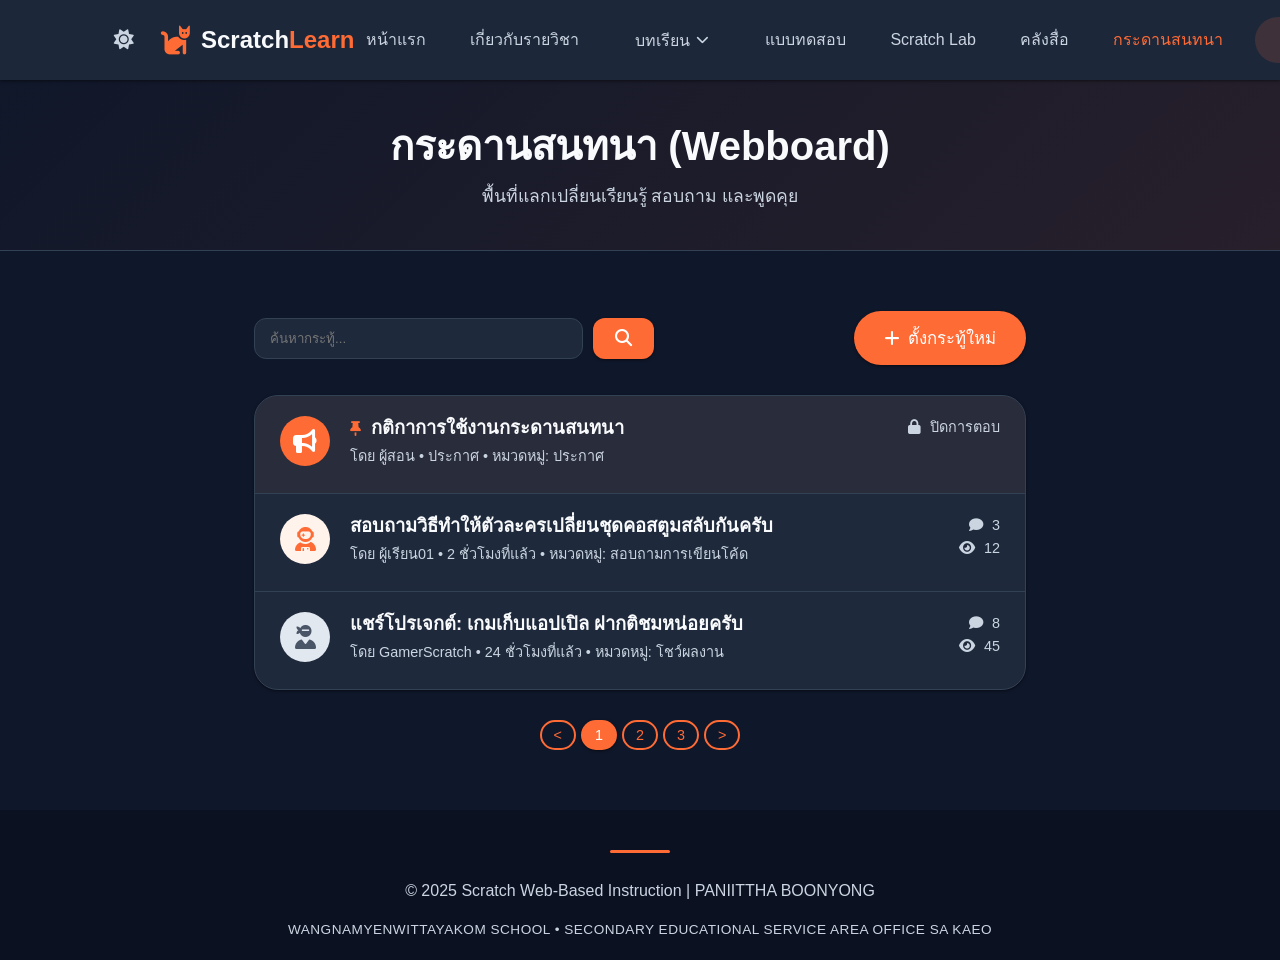
<file: webboard.html>
<!doctype html>
<html lang="th">
  <head>
    <meta charset="UTF-8" />
    <meta name="viewport" content="width=device-width, initial-scale=1.0" />
    
    <!-- Security Meta Tags -->
    <meta http-equiv="Content-Security-Policy" content="default-src 'self'; script-src 'self' 'unsafe-inline' 'unsafe-eval' https://cdnjs.cloudflare.com; style-src 'self' 'unsafe-inline' https://fonts.googleapis.com https://cdnjs.cloudflare.com; font-src 'self' https://fonts.gstatic.com https://cdnjs.cloudflare.com; img-src 'self' data: https: http:; frame-src 'self' https://scratch.mit.edu https://www.youtube.com https://scratch-quest.my.canva.site; connect-src 'self' https://script.google.com https://script.googleusercontent.com;">
    <meta http-equiv="X-Content-Type-Options" content="nosniff">
    <meta http-equiv="X-Frame-Options" content="DENY">
    <meta name="referrer" content="strict-origin-when-cross-origin">

    <title>บทเรียนออนไลน์ Scratch Programming</title>
     <link rel="icon" type="image/jpeg" href="assets/LOGOprofile.gif">
    <!-- Google Fonts: Kanit -->
    <link rel="preconnect" href="https://fonts.googleapis.com" />
    <link rel="preconnect" href="https://fonts.gstatic.com" crossorigin />
    <link
      href="https://fonts.googleapis.com/css2?family=Kanit:wght@300;400;500;600;700&display=swap"
      rel="stylesheet"
    />
    <!-- FontAwesome for Icons -->
    <link
      rel="stylesheet"
      href="https://cdnjs.cloudflare.com/ajax/libs/font-awesome/6.4.0/css/all.min.css"
    />
    <!-- Custom CSS -->
    <link rel="stylesheet" href="css/style.css" />
  </head>
  <body>
    <!-- Navigation Header -->
    <header class="navbar">
      <div class="container nav-container">
        <!-- Left Group: Toggle + Logo -->
        <div class="left-nav-group">
          <!-- Theme Toggle (Moved to Left) -->
          <button class="theme-toggle left-aligned-toggle" id="theme-toggle" type="button" aria-label="Toggle Dark Mode">
            <i class="fa-solid fa-moon"></i>
          </button>

          <!-- Logo -->
          <a href="index.html" class="logo">
            <i class="fa-solid fa-cat logo-icon"></i>
            <span>Scratch<span class="highlight">Learn</span></span>
          </a>
        </div>

        <!-- Mobile Menu Toggle -->
        <button class="mobile-toggle" id="mobile-toggle">
          <i class="fa-solid fa-bars"></i>
        </button>

        <!-- Navigation Links -->
        <nav class="nav-links" id="nav-links">
          <a href="index.html" class="nav-item">หน้าแรก</a>
          <a href="about.html" class="nav-item">เกี่ยวกับรายวิชา</a>

          <!-- Dropdown Menu -->
          <div class="nav-item dropdown">
            <button class="dropbtn">
              บทเรียน <i class="fa-solid fa-chevron-down text-sm"></i>
            </button>
            <div class="dropdown-content">
              <a href="unit1.html">หน่วยที่ 1 - รู้จักโปรแกรม Scratch</a>
              <a href="unit2.html">หน่วยที่ 2 - การเคลื่อนที่และเสียง</a>
              <a href="unit3.html">หน่วยที่ 3 - การวาดและการสร้างตัวละคร</a>
              <a href="unit4.html">หน่วยที่ 4 - เงื่อนไขและการรับค่า</a>
              <a href="unit5.html">หน่วยที่ 5 - การสร้างเกมเบื้องต้น</a>
              <a href="project.html">โครงงาน (Project)</a>
            </div>
          </div>

          <a href="quiz.html" class="nav-item">แบบทดสอบ</a>
          <a href="scratch-lab.html" class="nav-item">Scratch Lab</a>
          <a href="media.html" class="nav-item">คลังสื่อ</a>
          <a href="webboard.html" class="nav-item active">กระดานสนทนา</a>
          <a href="contact.html" class="nav-item btn-contact">ติดต่อครู</a>
        </nav>
      </div>
    </header>

    <section class="page-header unit-header">
        <div class="container">
            <h1 class="unit-title" style="margin-bottom: 10px;">กระดานสนทนา (Webboard)</h1>
            <p class="unit-description">พื้นที่แลกเปลี่ยนเรียนรู้ สอบถาม และพูดคุย</p>
        </div>
    </section>

    <!-- Content Section -->
    <section class="content-section" style="padding: 60px 0; min-height: 50vh;">
        <div class="container" style="max-width: 900px; margin: 0 auto;">
            <!-- Actions -->
            <div style="display: flex; justify-content: space-between; align-items: center; margin-bottom: 30px; flex-wrap: wrap; gap: 15px;">
                <div style="display: flex; gap: 10px; width: 100%; max-width: 400px;">
                    <input type="text" id="searchInput" placeholder="ค้นหากระทู้..." style="flex: 1; padding: 10px 15px; border-radius: var(--radius-md); border: 1px solid var(--border-color-light); background: var(--surface-color); color: var(--text-main);">
                    <button class="btn btn-primary" onclick="searchTopics()" style="padding: 10px 20px; border-radius: var(--radius-md);"><i class="fa-solid fa-search"></i></button>
                </div>
                <button class="btn btn-primary" onclick="openNewTopicModal()"><i class="fa-solid fa-plus"></i> ตั้งกระทู้ใหม่</button>
            </div>

            <!-- Board List -->
            <div id="topicsContainer" style="background: var(--surface-color); border-radius: var(--radius-lg); box-shadow: var(--shadow-sm); border: 1px solid var(--border-color-light); overflow: hidden;">
                <!-- Topics will be dynamically loaded here by webboard.js -->
                <div style="padding: 40px; text-align: center; color: var(--text-muted);">
                    <i class="fa-solid fa-spinner fa-spin" style="font-size: 2rem; margin-bottom: 10px;"></i>
                    <p>กำลังโหลดกระทู้...</p>
                </div>
            </div>
            
            <!-- Pagination Placeholder -->
            <div style="display: flex; justify-content: center; gap: 5px; margin-top: 30px;">
                <button class="btn btn-outline" style="padding: 5px 12px; font-size: 0.9rem;">&lt;</button>
                <button class="btn btn-primary" style="padding: 5px 12px; font-size: 0.9rem;">1</button>
                <button class="btn btn-outline" style="padding: 5px 12px; font-size: 0.9rem;">2</button>
                <button class="btn btn-outline" style="padding: 5px 12px; font-size: 0.9rem;">3</button>
                <button class="btn btn-outline" style="padding: 5px 12px; font-size: 0.9rem;">&gt;</button>
            </div>
        </div>
    </section>

    <!-- Footer -->
    <footer>
        <div class="container footer-content">
            <div class="footer-line"></div>
            <p class="copyright">© 2025 Scratch Web-Based Instruction | PANIITTHA BOONYONG </p>
            <p class="sub-footer">WANGNAMYENWITTAYAKOM SCHOOL • SECONDARY EDUCATIONAL SERVICE AREA OFFICE SA KAEO</p>
        </div>
    </footer>

    <!-- New Topic Modal -->
    <div id="newTopicModal" class="modal-overlay">
        <div class="modal-content">
            <div class="modal-header">
                <h2>ตั้งกระทู้ใหม่</h2>
                <button class="modal-close" onclick="closeNewTopicModal()"><i class="fa-solid fa-times"></i></button>
            </div>
            <div class="modal-body">
                <div class="form-group">
                    <label for="topicTitle">หัวข้อกระทู้</label>
                    <input type="text" id="topicTitle" class="form-control" placeholder="ระบุหัวข้อที่ต้องการสนทนา...">
                </div>
                <div class="form-group">
                    <label for="topicAuthor">ชื่อผู้ตั้งกระทู้</label>
                    <input type="text" id="topicAuthor" class="form-control" placeholder="ชื่อของคุณ...">
                </div>
                <div class="form-group">
                    <label for="topicCategory">หมวดหมู่</label>
                    <select id="topicCategory" class="form-control">
                        <option value="สอบถามการเขียนโค้ด">สอบถามการเขียนโค้ด</option>
                        <option value="โชว์ผลงาน">โชว์ผลงาน</option>
                        <option value="พูดคุยทั่วไป">พูดคุยทั่วไป</option>
                    </select>
                </div>
            </div>
            <div class="modal-footer">
                <button class="btn btn-outline" onclick="closeNewTopicModal()">ยกเลิก</button>
                <button class="btn btn-primary" onclick="submitNewTopic()">บันทึกกระทู้</button>
            </div>
        </div>
    </div>

    <!-- Custom Script -->
    <script src="js/script.js"></script>
    <script src="js/webboard.js"></script>
  </body>
</html>
</file>
<file: css/style.css>
/* =========================================
   VARIABLES & BASE SETUP
   ========================================= */
:root {
  /* Color Palette: White & Orange */
  --primary-color: #ff6b35;
  --primary-dark: #e85d04;
  --primary-light: #ff9b71;
  --bg-color: #fafafa;
  --surface-color: #ffffff;

  --text-main: #2d3748;
  --text-muted: #718096;

  --border-color: #eddeed; /* Light grey base, subtle */
  --border-color-light: #e2e8f0;

  --shadow-sm: 0 1px 3px rgba(0, 0, 0, 0.05);
  --shadow-md: 0 4px 6px rgba(0, 0, 0, 0.05), 0 1px 3px rgba(0, 0, 0, 0.02);
  --shadow-lg:
    0 10px 15px -3px rgba(255, 107, 53, 0.15),
    0 4px 6px -2px rgba(255, 107, 53, 0.05);

  /* Typography */
  --font-family: "Kanit", sans-serif;

  /* Spacing & Layout */
  --navbar-height: 80px;
  --container-width: 1200px;
  --radius-md: 12px;
  --radius-lg: 24px;
  --radius-full: 9999px;

  /* Transitions */
  --transition-fast: 0.2s ease;
  --transition-normal: 0.3s ease;
}

/* =========================================
   DARK THEME VARIABLES
   ========================================= */
[data-theme="dark"] {
  --bg-color: #0f172a; /* Deeper midnight blue/black */
  --surface-color: #1e293b; /* Slightly lighter shade for cards and nav */

  --text-main: #f8fafc; /* Crisp white for primary text */
  --text-muted: #cbd5e1; /* Light grey for secondary text */

  --border-color: #334155;
  --border-color-light: #334155;

  --shadow-sm: 0 1px 3px rgba(0, 0, 0, 0.5);
  --shadow-md: 0 4px 6px rgba(0, 0, 0, 0.5), 0 1px 3px rgba(0, 0, 0, 0.3);
  --shadow-lg: 0 10px 15px -3px rgba(0, 0, 0, 0.6);
}

* {
  margin: 0;
  padding: 0;
  box-sizing: border-box;
}

body {
  font-family: var(--font-family);
  background-color: var(--bg-color);
  color: var(--text-main);
  line-height: 1.6;
  overflow-x: hidden;
}

h1,
h2,
h3,
h4,
h5,
h6 {
  color: var(--text-main);
  font-weight: 600;
  line-height: 1.3;
}

a {
  text-decoration: none;
  color: inherit;
  transition: var(--transition-normal);
}

.container {
  width: 100%;
  max-width: var(--container-width);
  margin: 0 auto;
  padding: 0 5%;
}

.highlight {
  color: var(--primary-color);
}
.highlight-text {
  background: linear-gradient(
    120deg,
    var(--primary-dark),
    var(--primary-light)
  );
  -webkit-background-clip: text;
  background-clip: text;
  -webkit-text-fill-color: transparent;
}

.text-sm {
  font-size: 0.8rem;
}

/* =========================================
   BUTTONS
   ========================================= */
.btn {
  display: inline-flex;
  align-items: center;
  justify-content: center;
  gap: 8px;
  padding: 12px 28px;
  border-radius: var(--radius-full);
  font-weight: 500;
  font-size: 1.05rem;
  font-family: var(--font-family);
  cursor: pointer;
  transition: var(--transition-normal);
  border: 2px solid transparent;
}

.btn-primary {
  background-color: var(--primary-color);
  color: white;
  box-shadow: var(--shadow-sm);
}

.btn-primary:hover {
  background-color: var(--primary-dark);
  box-shadow: var(--shadow-lg);
  transform: translateY(-2px);
}

.btn-outline {
  background-color: transparent;
  color: var(--primary-color);
  border-color: var(--primary-color);
}

.btn-outline:hover {
  background-color: var(--primary-color);
  color: white;
}

/* =========================================
   NAVIGATION BAR
   ========================================= */
.navbar {
  background-color: rgba(255, 255, 255, 0.95); /* Light mode default */
  backdrop-filter: blur(10px);
  position: fixed;
  top: 0;
  width: 100%;
  height: var(--navbar-height);
  box-shadow: var(--shadow-sm);
  z-index: 1000;
  transition: var(--transition-fast);
}

[data-theme="dark"] .navbar {
  background-color: rgba(
    30,
    41,
    59,
    0.95
  ); /* Match surface color with opacity */
}

.nav-container {
  display: flex;
  justify-content: space-between;
  align-items: center;
  height: 100%;
}

/* Container for left items (toggle + logo) */
.left-nav-group {
  display: flex;
  align-items: center;
  gap: 15px;
}

.logo {
  display: flex;
  align-items: center;
  gap: 10px;
  font-size: 1.5rem;
  font-weight: 700;
  color: var(--text-main);
}

.logo-icon {
  color: var(--primary-color);
  font-size: 1.8rem;
}

.nav-links {
  display: flex;
  align-items: center;
  gap: 20px;
}

.nav-item {
  font-size: 1rem;
  font-weight: 500;
  color: var(--text-muted);
  position: relative;
  padding: 8px 12px;
  white-space: nowrap;
}

.nav-item:hover,
.nav-item.active {
  color: var(--primary-color);
}

/* Dropdown */
.dropdown {
  position: relative;
  display: inline-block;
}

.dropbtn {
  background: none;
  border: none;
  font-family: inherit;
  font-size: 1rem;
  font-weight: 500;
  color: var(--text-muted);
  cursor: pointer;
  display: flex;
  align-items: center;
  gap: 6px;
  padding: 8px 12px;
  white-space: nowrap;
}

.dropdown:hover .dropbtn {
  color: var(--primary-color);
}

.dropdown-content {
  visibility: hidden;
  opacity: 0;
  position: absolute;
  top: 100%;
  left: 0;
  background-color: var(--surface-color);
  min-width: 260px;
  box-shadow: var(--shadow-md);
  border-radius: var(--radius-md);
  padding: 10px 0;
  z-index: 1;
  transition: var(--transition-fast);
  transform: translateY(10px);
  border: 1px solid var(--border-color-light);
}

.dropdown:hover .dropdown-content {
  visibility: visible;
  opacity: 1;
  transform: translateY(0);
}

.dropdown-content a {
  color: var(--text-main);
  padding: 12px 20px;
  display: block;
  font-size: 0.95rem;
  transition: var(--transition-fast);
}

.dropdown-content a:hover {
  background-color: #fff3eb; /* Very light orange */
  color: var(--primary-color);
  padding-left: 25px; /* slight indent effect on hover */
}

[data-theme="dark"] .dropdown-content a:hover {
  background-color: rgba(
    255,
    107,
    53,
    0.15
  ); /* Translucent orange for dark mode */
}

/* Specific Contact Button */
.btn-contact {
  background-color: #fff3eb;
  color: var(--primary-color);
  border-radius: var(--radius-full);
  padding: 10px 24px;
}

[data-theme="dark"] .btn-contact {
  background-color: rgba(255, 107, 53, 0.15);
}

.btn-contact:hover {
  background-color: var(--primary-color);
  color: white;
}

/* Theme Toggle Button */
.theme-toggle {
  background: none;
  border: none;
  font-size: 1.25rem;
  color: var(--text-muted);
  cursor: pointer;
  transition: var(--transition-normal);
  display: flex;
  align-items: center;
  justify-content: center;
  width: 40px;
  height: 40px;
  border-radius: 50%;
}

.theme-toggle:hover {
  color: var(--primary-color);
  background-color: var(--surface-color);
  box-shadow: var(--shadow-sm);
}

.mobile-toggle {
  display: none;
  background: none;
  border: none;
  font-size: 1.5rem;
  color: var(--text-main);
  cursor: pointer;
}

/* =========================================
   HERO SECTION
   ========================================= */
.hero {
  padding-top: calc(var(--navbar-height) + 60px);
  padding-bottom: 80px;
  min-height: 90vh;
  display: flex;
  align-items: center;
  overflow: hidden;
  position: relative;
  background-image:
    radial-gradient(
      circle at right top,
      rgba(255, 107, 53, 0.05) 0%,
      transparent 40%
    ),
    radial-gradient(
      circle at left bottom,
      rgba(255, 107, 53, 0.05) 0%,
      transparent 40%
    );
}

.hero-container {
  display: grid;
  grid-template-columns: 1fr 1fr;
  gap: 60px;
  align-items: center;
}

.badge {
  display: inline-block;
  padding: 6px 16px;
  background-color: #fff3eb;
  color: var(--primary-color);
  font-weight: 500;
  font-size: 0.9rem;
  border-radius: var(--radius-full);
  margin-bottom: 20px;
}

[data-theme="dark"] .badge {
  background-color: rgba(255, 107, 53, 0.2);
  color: var(--primary-light);
  border: 1px solid rgba(255, 107, 53, 0.3);
}

.hero-title {
  font-size: 3.5rem;
  margin-bottom: 20px;
}

.hero-subtitle {
  font-size: 1.15rem;
  color: var(--text-muted);
  margin-bottom: 40px;
  max-width: 90%;
}

.hero-buttons {
  display: flex;
  gap: 16px;
}

/* Hero Image & Animation Placeholder */
.hero-image {
  position: relative;
  display: flex;
  justify-content: center;
  align-items: center;
}

.image-placeholder {
  width: 100%;
  aspect-ratio: 1;
  max-width: 450px;
  background: var(--surface-color);
  border-radius: var(--radius-lg);
  box-shadow: var(--shadow-lg);
  display: flex;
  justify-content: center;
  align-items: center;
  position: relative;
  border: 1px solid var(--border-color-light);
}

.code-icon {
  font-size: 100px;
  color: var(--primary-color);
  opacity: 0.8;
}

/* Decorative floating blocks simulating scratch blocks */
.block-decoration {
  position: absolute;
  width: 120px;
  height: 40px;
  border-radius: 8px;
  background-color: var(--primary-color);
  box-shadow: var(--shadow-md);
}

.block-1 {
  top: 20%;
  left: -20px;
  background-color: #4c97ff; /* Scratch motion blue */
  animation: float 6s ease-in-out infinite;
}

.block-2 {
  bottom: 30%;
  right: -30px;
  background-color: #ffbf00; /* Scratch event yellow */
  width: 150px;
  animation: float 5s ease-in-out infinite reverse;
}

.block-3 {
  bottom: -10px;
  left: 20%;
  background-color: #ff6680; /* Scratch custom red */
  width: 90px;
  animation: float 7s ease-in-out infinite 1s;
}

.float-animation {
  animation: float-main 8s ease-in-out infinite;
}

@keyframes float {
  0% {
    transform: translateY(0px) rotate(0deg);
  }
  50% {
    transform: translateY(-15px) rotate(2deg);
  }
  100% {
    transform: translateY(0px) rotate(0deg);
  }
}

@keyframes float-main {
  0% {
    transform: translateY(0px);
  }
  50% {
    transform: translateY(-10px);
  }
  100% {
    transform: translateY(0px);
  }
}

/* =========================================
   FEATURES SECTION
   ========================================= */
.features {
  padding: 80px 0;
  background-color: white; /* Default Light */
}

[data-theme="dark"] .features {
  background-color: var(--bg-color);
}

.section-header {
  text-align: center;
  margin-bottom: 60px;
}

.section-header h2 {
  font-size: 2.2rem;
  margin-bottom: 10px;
}

.section-header p {
  color: var(--text-muted);
  font-size: 1.1rem;
}

.features-grid {
  display: grid;
  grid-template-columns: repeat(auto-fit, minmax(250px, 1fr));
  gap: 30px;
}

.feature-card {
  background-color: var(--bg-color);
  border: 1px solid var(--border-color-light);
  border-radius: var(--radius-lg);
  padding: 40px 30px;
  text-align: center;
  transition: var(--transition-normal);
}

.feature-card:hover {
  transform: translateY(-5px);
  box-shadow: var(--shadow-md);
  border-color: rgba(255, 107, 53, 0.3);
}

.feature-icon {
  width: 70px;
  height: 70px;
  background-color: var(--surface-color);
  color: var(--primary-color);
  border-radius: 50%;
  display: flex;
  justify-content: center;
  align-items: center;
  font-size: 1.8rem;
  margin: 0 auto 20px auto;
  transition: var(--transition-normal);
  border: 1px solid var(--border-color-light);
}

.feature-card:hover .feature-icon {
  background-color: var(--primary-color);
  color: white;
}

.feature-card h3 {
  margin-bottom: 15px;
  font-size: 1.25rem;
}

.feature-card p {
  color: var(--text-muted);
  font-size: 0.95rem;
}

/* =========================================
   FOOTER
   ========================================= */
footer {
  background-color: var(
    --text-main
  ); /* Match main text color for a sleek dark footer */
  color: var(--surface-color);
  padding: 40px 0 20px;
  text-align: center;
}

[data-theme="dark"] footer {
  background-color: #0b1121; /* Even darker blue for the footer in dark mode */
  color: var(--text-muted);
}

.footer-content {
  display: flex;
  flex-direction: column;
  align-items: center;
  gap: 15px;
}

.footer-line {
  width: 60px;
  height: 3px;
  background-color: var(--primary-color);
  margin-bottom: 10px;
  border-radius: var(--radius-full);
}

.copyright {
  font-size: 1rem;
  font-weight: 500;
}

.sub-footer {
  font-size: 0.85rem;
  color: var(--text-muted);
  letter-spacing: 0.5px;
}

/* =========================================
   PAGE HEADER (UNITS)
   ========================================= */
.unit-header {
  padding-top: calc(var(--navbar-height) + 40px);
  background: linear-gradient(135deg, var(--bg-color), #fff3eb);
  text-align: center;
  padding-bottom: 40px;
  border-bottom: 1px solid var(--border-color-light);
}

[data-theme="dark"] .unit-header {
  background: linear-gradient(135deg, var(--bg-color), rgba(255, 107, 53, 0.1));
}

.unit-title {
  font-size: 2.5rem;
  margin-bottom: 10px;
  color: var(--text-main);
}

.unit-description {
  color: var(--text-muted);
  font-size: 1.1rem;
}

/* =========================================
   RESPONSIVE DESIGN (ปรับปรุง Dropdown สำหรับ iPad/Mobile)
   ========================================= */
@media (max-width: 992px) {
  .hero-title {
    font-size: 2.8rem;
  }
  .hero-container {
    grid-template-columns: 1fr;
    text-align: center;
  }
  .hero-content {
    display: flex;
    flex-direction: column;
    align-items: center;
  }
  .hero-subtitle {
    margin: 20px auto 30px;
  }
  .hero-image {
    margin-top: 40px;
  }
}

@media (max-width: 768px) {
  .nav-links {
    position: fixed;
    top: var(--navbar-height);
    left: 0;
    width: 100%;
    height: calc(100vh - var(--navbar-height)); /* ให้เมนูยาวพอดีหน้าจอ */
    background-color: var(--surface-color); /* Updated for dark mode support */
    flex-direction: column;
    align-items: flex-start;
    padding: 20px 0; /* ปรับ Padding เพื่อให้ Accordion สวยงาม */
    box-shadow: var(--shadow-md);
    transform: translateY(-150%);
    opacity: 0;
    transition: var(--transition-normal);
    border-top: 1px solid var(--border-color-light);
    gap: 0; /* เปลี่ยน Gap เป็น 0 เพื่อให้รายการชิดกันแบบ Accordion */
    overflow-y: auto; /* เผื่อเมนูยาวเกินหน้าจอ */
  }

  .nav-links.active {
    transform: translateY(0);
    opacity: 1;
  }

  .nav-item, .dropdown {
    width: 100%;
    display: block;
    border-bottom: 1px solid var(--border-color-light);
  }

  .nav-item {
    padding: 15px 5%;
  }

  .mobile-toggle {
    display: block;
  }

  /* --- แก้ไขส่วน Dropdown ให้เป็น Accordion (กางลงมา) --- */
  .dropbtn {
    width: 100%;
    padding: 15px 5%;
    justify-content: space-between; /* ให้ลูกศรอยู่ขวาสุด */
    font-size: 1rem;
    color: var(--text-main);
  }

  .dropdown-content {
    position: static; /* เปลี่ยนจาก absolute เป็น static เพื่อดันเนื้อหาลงมา */
    visibility: visible;
    opacity: 1;
    display: none; /* ซ่อนไว้ก่อน */
    transform: none; /* ล้างค่าเลื่อนดั้งเดิม */
    width: 100%;
    box-shadow: none;
    border: none;
    border-top: 1px solid var(--border-color-light);
    background-color: rgba(255, 107, 53, 0.03); /* ใส่สีพื้นหลังอ่อนๆ ให้เห็นขอบเขตเมนูย่อย */
    padding: 5px 0;
  }

  [data-theme="dark"] .dropdown-content {
    background-color: rgba(255, 107, 53, 0.05);
  }

  .dropdown.active .dropdown-content {
    display: block; /* แสดงเมื่อคลิก */
  }

  .dropdown-content a {
    padding: 12px 10%; /* ดันเมนูย่อยเข้าไปข้างใน (Indent) */
    font-size: 0.95rem;
    color: var(--text-muted);
  }

  .dropdown-content a:hover {
    padding-left: calc(10% + 10px);
    background-color: rgba(255, 107, 53, 0.1);
  }

  .hero-title {
    font-size: 2.2rem;
  }
  .hero-buttons {
    flex-direction: column;
    width: 100%;
    gap: 12px;
  }
}

/* =========================================
   MODAL STYLES (WEBBOARD)
   ========================================= */
.modal-overlay {
  position: fixed;
  top: 0;
  left: 0;
  width: 100%;
  height: 100%;
  background: rgba(0, 0, 0, 0.5);
  backdrop-filter: blur(4px);
  z-index: 2000;
  display: flex;
  justify-content: center;
  align-items: center;
  visibility: hidden;
  opacity: 0;
  transition: var(--transition-normal);
}

.modal-overlay.active {
  visibility: visible;
  opacity: 1;
}

.modal-content {
  background: var(--surface-color);
  width: 90%;
  max-width: 500px;
  border-radius: var(--radius-lg);
  box-shadow: var(--shadow-lg);
  transform: translateY(20px);
  transition: var(--transition-normal);
  border: 1px solid var(--border-color-light);
  overflow: hidden;
}

.modal-overlay.active .modal-content {
  transform: translateY(0);
}

.modal-header {
  padding: 20px 25px;
  border-bottom: 1px solid var(--border-color-light);
  display: flex;
  justify-content: space-between;
  align-items: center;
}

.modal-header h2 {
  font-size: 1.5rem;
  margin: 0;
  color: var(--primary-color);
}

.modal-close {
  background: none;
  border: none;
  font-size: 1.5rem;
  color: var(--text-muted);
  cursor: pointer;
  transition: var(--transition-fast);
}

.modal-close:hover {
  color: var(--primary-color);
}

.modal-body {
  padding: 25px;
}

.form-group {
  margin-bottom: 20px;
}

.form-group label {
  display: block;
  margin-bottom: 8px;
  font-weight: 500;
  color: var(--text-main);
}

.form-control {
  width: 100%;
  padding: 12px 15px;
  border-radius: var(--radius-md);
  border: 1px solid var(--border-color-light);
  background: var(--bg-color);
  color: var(--text-main);
  font-family: var(--font-family);
  font-size: 1rem;
  transition: var(--transition-fast);
}

.form-control:focus {
  outline: none;
  border-color: var(--primary-color);
  box-shadow: 0 0 0 3px rgba(255, 107, 53, 0.1);
}

.modal-footer {
  padding: 15px 25px;
  border-top: 1px solid var(--border-color-light);
  display: flex;
  justify-content: flex-end;
  gap: 15px;
  background: var(--bg-color);
}
</file>
